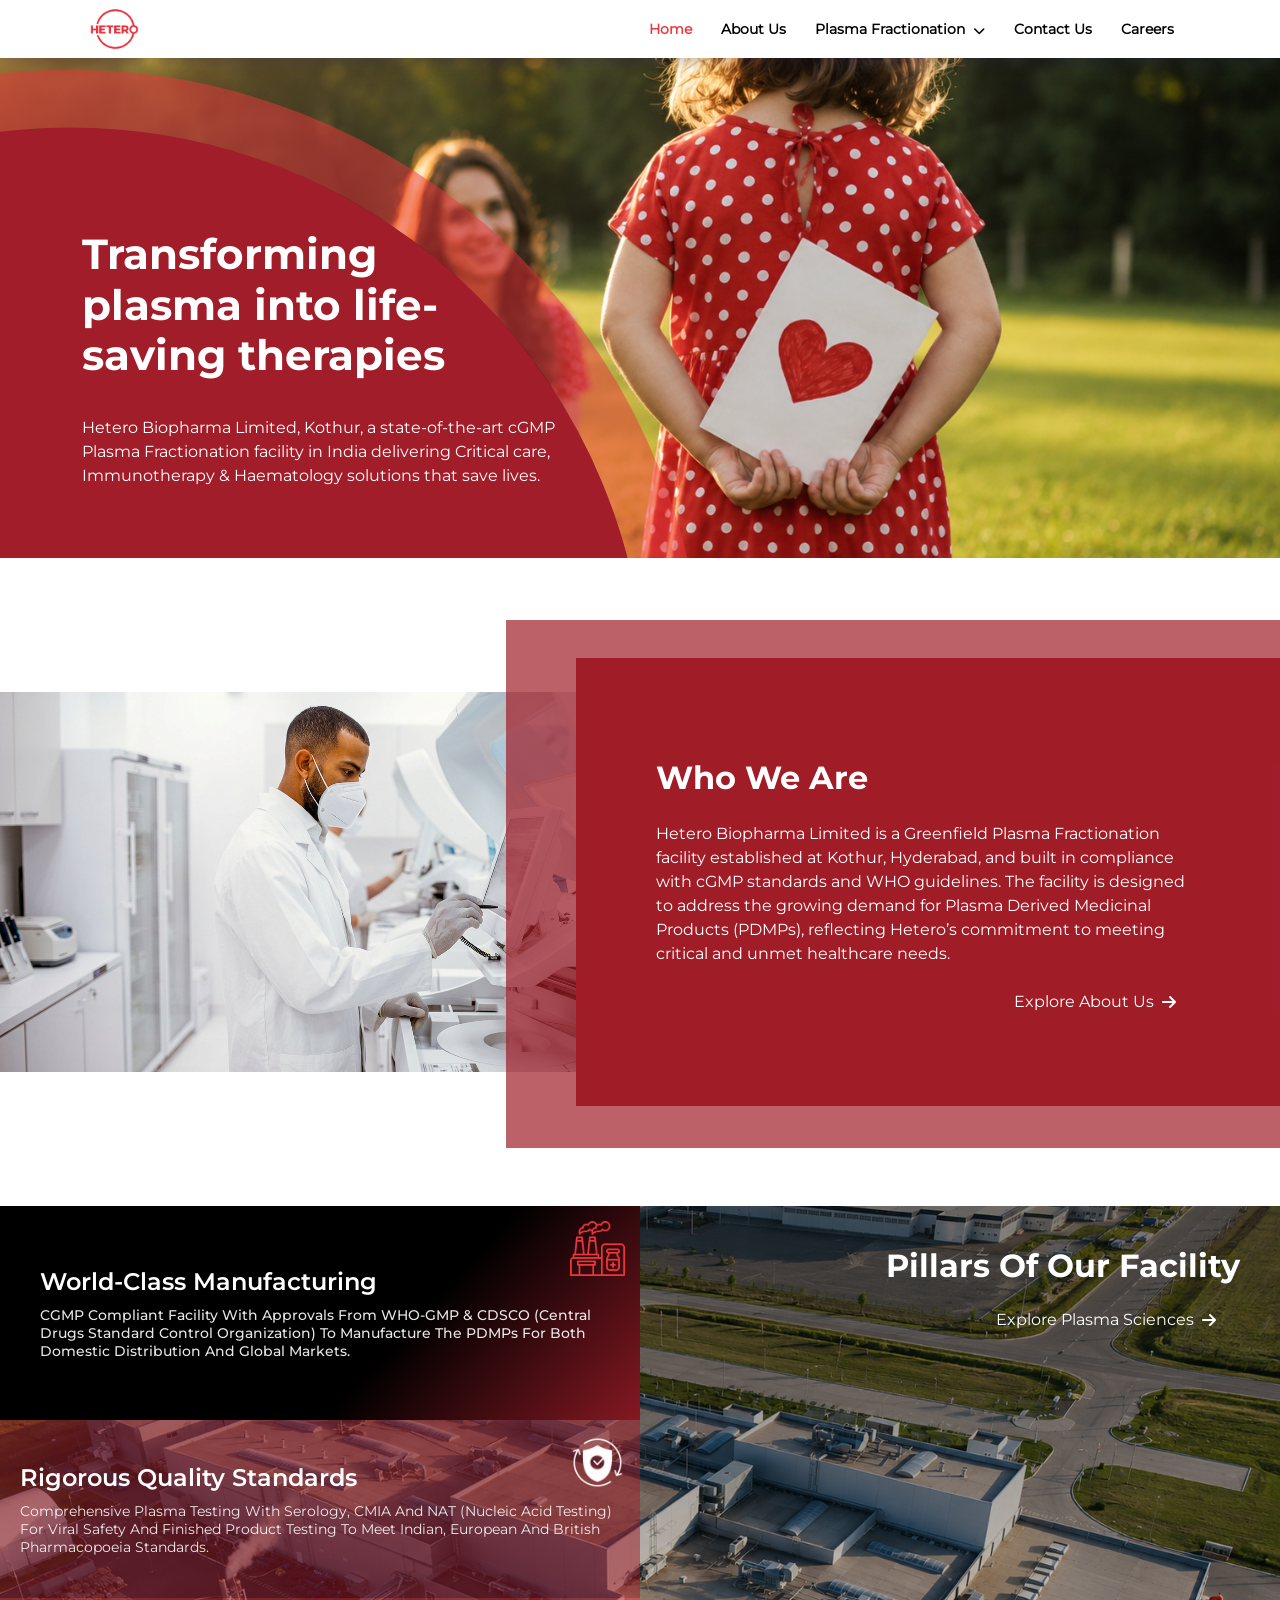
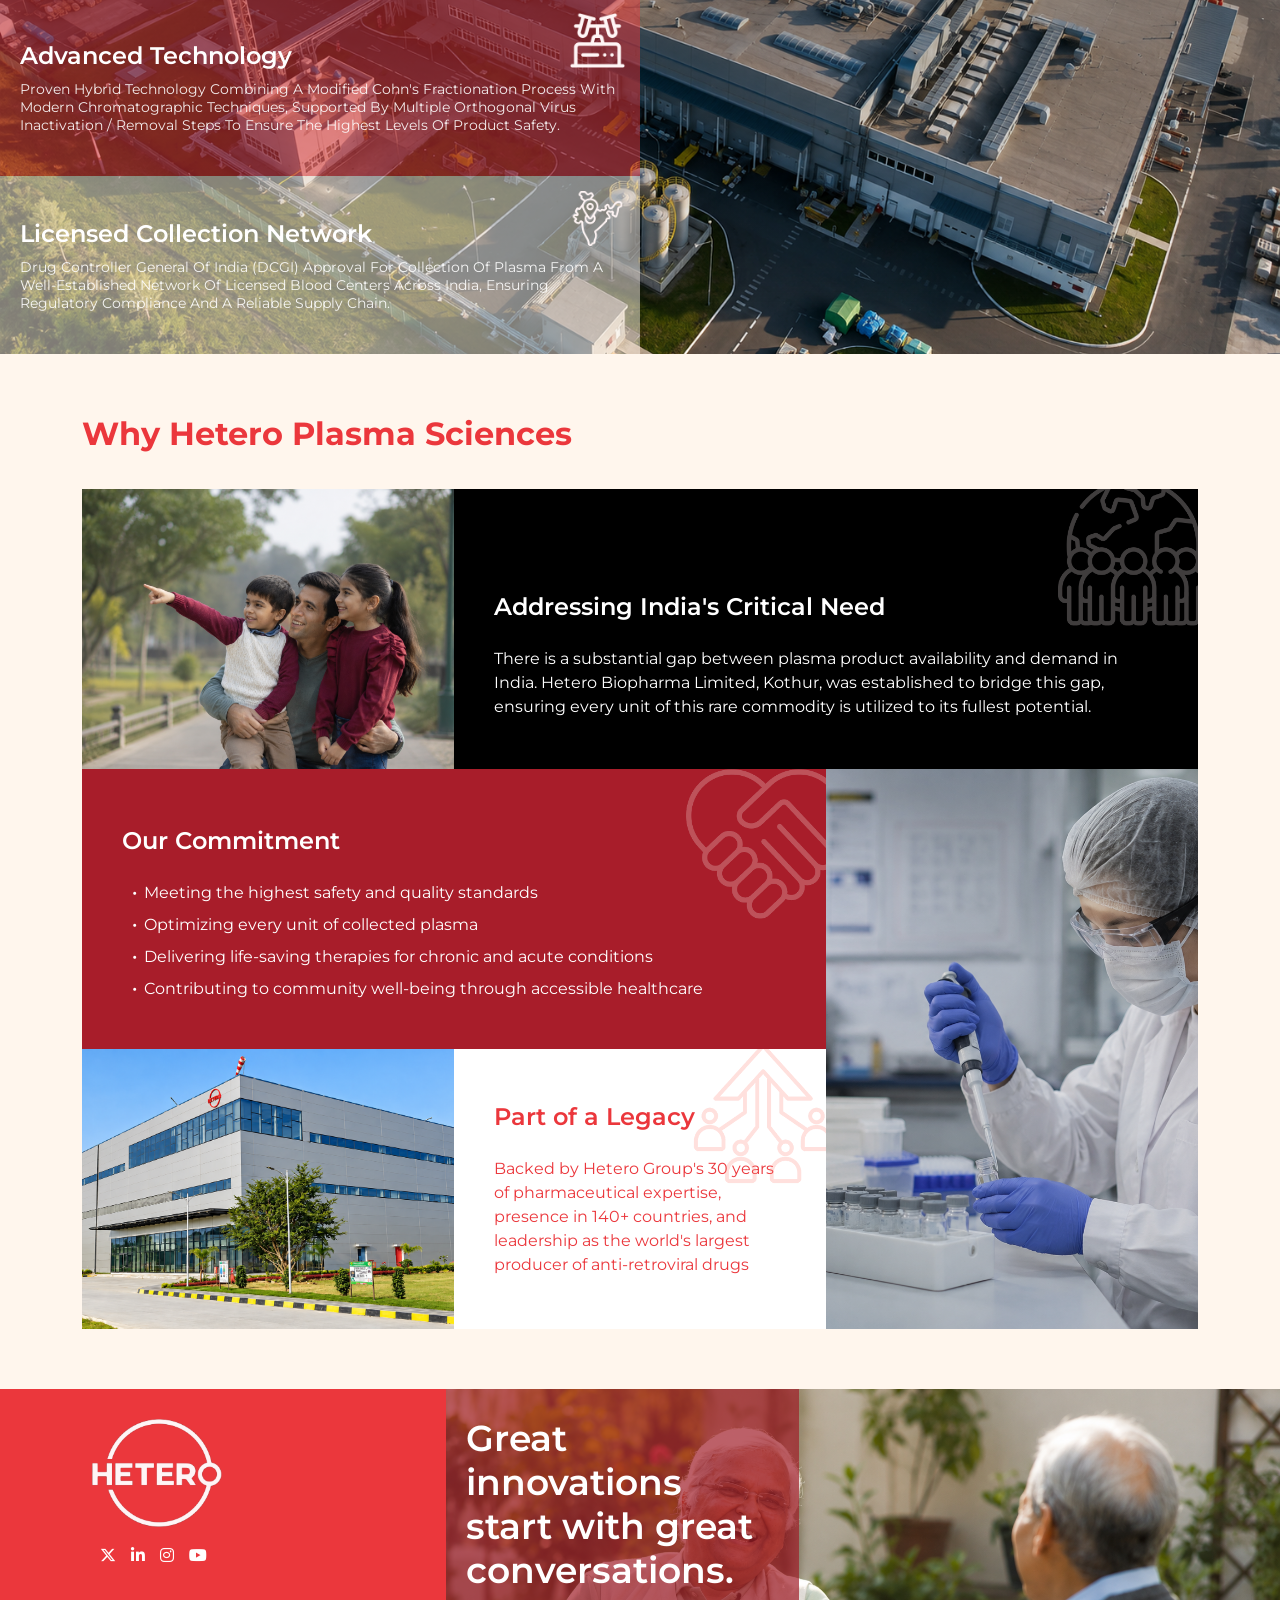
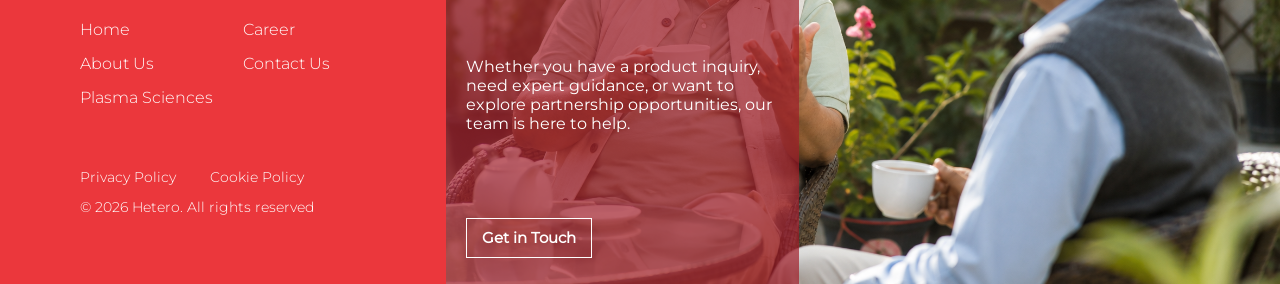
<file: index.html>
<!doctype html>
<html lang="en">

<head>
    <!-- Required meta tags -->
    <meta charset="utf-8">
    <meta name="viewport" content="width=device-width, initial-scale=1">
    <title>Home | Plasma Hetero
    </title>
    <meta name="description"
        content="Hetero CDMO: 30+ years of pharmaceutical excellence with 38 state-of-the-art facilities serving 145+ countries. Integrated CDMO services from discovery to commercialization with 25,000+ employees worldwide.">
    <meta name="keywords"
        content="CDMO, contract development manufacturing, pharmaceutical services, drug development, API manufacturing, hetero labs, pharmaceutical outsourcing, clinical trials, commercial manufacturing, global pharma">

    <!-- FavIcon -->
    <link rel="Icon" href="images/LOGO.svg">
    <!-- Bootstrap CSS -->
    <link href="https://cdn.jsdelivr.net/npm/bootstrap@5.0.2/dist/css/bootstrap.min.css" rel="stylesheet"
        integrity="sha384-EVSTQN3/azprG1Anm3QDgpJLIm9Nao0Yz1ztcQTwFspd3yD65VohhpuuCOmLASjC" crossorigin="anonymous">
    <!-- Font Awesome CDN -->
    <link href="https://cdnjs.cloudflare.com/ajax/libs/font-awesome/6.5.0/css/all.min.css" rel="stylesheet">



    <!-- Styling -->
    <link rel="stylesheet" href="css/styles.css">
    <link rel="stylesheet" href="css/responsive.css">
    <style>
        .error {
            color: red;
            font-size: 13px;
            text-wrap: nowrap;
        }
    </style>
</head>

<body>
    <div class="main">
        <div class="header" id="header">
            <nav class="navbar navbar-expand-lg custom-navbar">
                <div class="container">
                    <div class="row w-100 align-items-center">

                        <!-- Logo -->
                        <div class="col-sm-2 col-3">
                            <a class="navbar-brand" href="index.html">
                                <img src="images/hetero-logos.png" alt="Hetero Logo" class="logo">
                            </a>
                        </div>
                        <!-- Menu -->
                        <div class="col-9 d-block d-xl-none">
                            <div class="d-flex justify-content-end">
                                <button class="mobile-menu-toggle" id="mobileMenuToggle">
                                    <span></span>
                                    <span></span>
                                    <span></span>
                                </button>
                            </div>
                        </div>
                        <div class="col-sm-10">
                            <div class="menu text-end">
                                <ul>
                                    <li><a href="index.html" class="active">Home</a></li>
                                    <li><a href="about.html">About Us</a></li>
                                    <li>
                                        <a href="#">
                                            Plasma Fractionation
                                            <i class="fas fa-chevron-down"></i>
                                        </a>
                                        <ul class="smlmenu">

                                            <li><a href="plasma.html">Manufacturing Process</a></li>
                                            <li><a href="products.html">Our Products</a></li>
                                        </ul>
                                    </li>
                                    <li><a href="contact.html">Contact Us</a></li>
                                    <li><a href="career.html">Careers</a></li>
                                </ul>
                            </div>
                        </div>

                    </div>
                </div>
            </nav>

        </div>

        <!-- Mobile Side Navigation -->
        <div class="mobile-sidenav" id="mobileSidenav">
            <div class="sidenav-content">
                <div class="sidenav-header">
                    <button class="close-btn" id="closeSidenav">&times;</button>
                </div>

                <ul class="mobile-menu">
                    <li><a href="index.html" class="active">Home</a></li>
                    <li><a href="about.html">About Us</a></li>
                    <li class="mobile-dropdown">
                        <a href="#" class="mobile-dropdown-toggle">Plasma Fractionation <i
                                class="fas fa-chevron-down arrow"></i></a>
                        <div class="mobile-submenu">

                            <a href="plasma.html">Manufacturing Process</a>
                            <a href="products.html">Our Products</a>
                        </div>
                    </li>
                    <li><a href="contact.html">Contact Us</a></li>
                    <li><a href="career.html">Careers</a></li>
                </ul>
            </div>
        </div>

        <!-- Overlay for mobile menu -->
        <div class="mobile-overlay" id="mobileOverlay"></div>


        <!-- Banner -->

        <div class="banner" style="background-image: url(images/innerbanner/banner-home.png);">
            <!-- Large Curved Circle Overlay (Left) -->
            <div class="circle-overlay-large">
                <img src="images/bannerbg.svg" alt="">
            </div>

            <div class="container">
                <div class="row">
                    <div class="col-lg-6 col-sm-12 col-12">
                        <div class="bannertext">
                            <h2>Transforming <br> plasma into life- <br>saving therapies</h2>
                            <p>Hetero Biopharma Limited, Kothur, a state-of-the-art cGMP <br> Plasma Fractionation
                                facility in
                                India
                                delivering Critical care,<br> Immunotherapy & Haematology solutions that save lives.</p>
                        </div>
                    </div>
                </div>
            </div>
        </div>

        <section class="main-collection">
            <div class="container-fluid">
                <div class="main-row">
                    <!-- left IMAGE -->
                    <div class="main-right">
                        <img src="images/whoweare.png" alt="Who we are">
                    </div>
                    <!-- right CONTENT -->
                    <div class="main-left">
                        <div class="main-left-content">
                            <h2 class="section-title">Who We Are</h2>

                            <p>
                                Hetero Biopharma Limited is a Greenfield Plasma Fractionation facility established at
                                Kothur,
                                Hyderabad, and built in compliance with cGMP standards and WHO guidelines. The facility
                                is
                                designed to address the growing demand for Plasma Derived Medicinal Products (PDMPs),
                                reflecting Hetero’s commitment to meeting critical and unmet healthcare needs.
                            </p>
                            <div class="about-btn">
                                <a href="about.html" class="explore-btn">Explore About Us <i
                                        class="fa-solid fa-arrow-right"></i></a>
                            </div>
                        </div>
                    </div>
                </div>
            </div>
        </section>

        <div class="pillar-section">
            <!-- Left Side - Cards -->
            <div class="cards-container">
                <div class="pillar-card card-manufacturing" data-bg="manufacturing">
                    <div class="card-icon">
                        <img src="images/factory.svg" alt="" class="icon-default">
                        <img src="images/red-factory.png" alt="" class="icon-hover">
                    </div>
                    <div class="card-content">

                        <div class="card-text">
                            <h3>World-Class Manufacturing</h3>
                            <p style="text-transform: capitalize;">cGMP Compliant Facility with approvals from WHO-GMP &
                                CDSCO (Central Drugs Standard Control Organization) to manufacture the PDMPs for both
                                Domestic Distribution and global markets.
                            </p>
                        </div>
                    </div>
                </div>

                <div class="pillar-card card-quality" data-bg="quality">
                    <div class="card-content">
                        <div class="card-icon">
                            <img src="images/regulatory.svg" alt="">
                        </div>
                        <div class="card-text">
                            <h3>Rigorous Quality Standards</h3>
                            <p style="text-transform: capitalize;">Comprehensive Plasma testing with Serology, CMIA and
                                NAT (Nucleic Acid Testing) for Viral
                                Safety and Finished Product testing to meet Indian, European and British pharmacopoeia
                                standards.</p>
                        </div>
                    </div>
                </div>

                <div class="pillar-card card-technology" data-bg="technology">
                    <div class="card-content">
                        <div class="card-icon">
                            <img src="images/centrifuge.svg" alt="">
                        </div>
                        <div class="card-text">
                            <h3>Advanced Technology</h3>
                            <p style="text-transform: capitalize;">Proven Hybrid Technology Combining A Modified Cohn's
                                Fractionation Process With Modern
                                Chromatographic Techniques, Supported By Multiple Orthogonal Virus Inactivation /
                                Removal
                                Steps To Ensure The Highest Levels Of Product Safety.</p>
                        </div>
                    </div>
                </div>

                <div class="pillar-card card-network" data-bg="network">
                    <div class="card-content">
                        <div class="card-icon">
                            <img src="images/india.svg" alt="" class="icon-default">
                            <img src="images/reed-india.png" alt="" class="icon-hover">
                        </div>
                        <div class="card-text">
                            <h3>Licensed Collection Network</h3>
                            <p style="text-transform: capitalize;">Drug Controller General Of India (DCGI) Approval For
                                Collection Of Plasma From A
                                Well-Established Network Of Licensed Blood Centers Across India, Ensuring Regulatory
                                Compliance And A Reliable Supply Chain.</p>
                        </div>
                    </div>
                </div>
            </div>

            <!-- Right Side - Background Images -->
            <div class="image-container">
                <div class="background-image bg-manufacturing active" data-bg="manufacturing"></div>
                <div class="background-image bg-quality" data-bg="quality"></div>
                <div class="background-image bg-technology" data-bg="technology"></div>
                <div class="background-image bg-network" data-bg="network"></div>

                <div class="image-overlay">
                    <div class="facility-header">
                        <h2>Pillars Of Our Facility</h2>
                        <a href="plasma.html" class="explore-btn">Explore Plasma Sciences <i
                                class="fa-solid fa-arrow-right"></i></a>
                    </div>


                </div>
                <!-- Mobile Navigation Dots -->
                <div class="mobile-dots">
                    <span class="dot active" data-index="0"></span>
                    <span class="dot" data-index="1"></span>
                    <span class="dot" data-index="2"></span>
                    <span class="dot" data-index="3"></span>
                </div>
            </div>
        </div>
        <section class="section section-soft" style="padding-bottom: 20px;">
            <div class="container">

                <h2 class="title-accent">Why Hetero Plasma Sciences</h2>

                <!-- ROW 1 -->
                <div class="row g-0">
                    <div class="col-lg-4 col-md-12">
                        <div class=" plasma-image1">
                            <img src="images/addess-1.png" alt="">
                        </div>
                    </div>

                    <div class="col-lg-8 col-md-12">
                        <div class="plasma-box1 plasma-dark1">
                            <div class="plamaicon1">
                                <img src="images/index-1.png" alt="">
                            </div>
                            <div class="plasma-content1">
                                <h3 class="plasma-title1">Addressing India's Critical Need</h3>
                                <p class="plasma-text1">
                                    There is a substantial gap between plasma product availability and demand in India.
                                    Hetero Biopharma Limited, Kothur, was established to bridge this gap, ensuring every
                                    unit of
                                    this rare commodity is utilized to its fullest potential.
                                </p>

                            </div>
                        </div>
                    </div>
                </div>

                <!-- ROW 2 -->
                <div class="row g-0">
                    <div class="col-lg-8 col-md-12 order-lg-1 order-2">
                        <!-- Red Box with nested row inside -->
                        <div class="plasma-box1 plasma-accent1">
                            <div class="plamaicon1">
                                <img src="images/index-2.png" alt="">
                            </div>
                            <div class="plasma-content1">
                                <h3 class="plasma-title1">Our Commitment</h3>
                                <ul class="plasma-list-white">
                                    <li>Meeting the highest safety and quality standards</li>
                                    <li>Optimizing every unit of collected plasma</li>
                                    <li>Delivering life-saving therapies for chronic and acute conditions</li>
                                    <li>Contributing to community well-being through accessible healthcare</li>
                                </ul>
                            </div>
                        </div>

                        <!-- Nested Row for bottom 2 boxes -->
                        <div class="row g-0">
                            <div class="col-lg-6 col-md-12">
                                <div class="plasma-image-light1">
                                    <img src="images/Plantjp1.png" alt="">
                                </div>
                            </div>

                            <div class="col-lg-6 col-md-12">
                                <div class="plasma-box1 plasma-light1">
                                    <div class="plamaicon1">
                                        <img src="images/imdex-3.png" alt="">
                                    </div>
                                    <h3 class="plasma-title1">Part of a Legacy</h3>
                                    <p class="plasma-subtitle1">Backed by Hetero Group's 30 years of pharmaceutical
                                        expertise, presence in 140+ countries, and leadership as the world's largest
                                        producer of anti-retroviral drugs</p>

                                </div>
                            </div>
                        </div>
                    </div>

                    <div class="col-lg-4 col-md-12 order-lg-2 order-1">
                        <div class="plasma-image1 plasma-image-full-height1">
                            <img src="images/our-commit-1.png" alt="">
                        </div>
                    </div>
                </div>

            </div>
        </section>




        <footer class="footer">
            <div class="container-fluid">
                <div class="footer-row">

                    <!-- LEFT : BRAND -->
                    <div class="footer-brand order-lg-1 order-2">
                        <div class="footer-box">
                            <img src="images/footer-logo.png" alt="Hetero" class="footer-logo" width="130" height="auto">
                            <ul class="footer-social">
                                <li><a href="https://x.com/heteroofficial" target="_blank"><i
                                            class="fa-brands fa-x-twitter"></i></a></li>
                                <li><a href="https://www.linkedin.com/company/hetero/" target="_blank"><i
                                            class="fa-brands fa-linkedin-in"></i></a></li>
                                <li><a href="https://www.instagram.com/hetero_pharma/" target="_blank"><i
                                            class="fa-brands fa-instagram"></i></a></li>
                                <li><a href="https://www.youtube.com/channel/UCTvsR0a-IavUR-biF5Lx3kg"
                                        target="_blank"><i class="fa-brands fa-youtube"></i></a></li>
                            </ul>

                        </div>
                        <div class="footer-box">
                            <ul class="footer-menu footer-menu-2col">
                                <li><a href="index.html">Home</a></li>
                                <li><a href="about.html">About Us</a></li>

                                <li><a href="career.html">Career</a></li>
                                <li><a href="contact.html">Contact Us</a></li>
                                <li><a href="plasma.html">Plasma Sciences</a></li>
                            </ul>

                            <div class="footer-legal">
                                <a href="privacy.html" target="_blank">Privacy Policy</a>
                                <a href="cookie.html" target="_blank">Cookie Policy</a>
                                <p>© 2026 Hetero. All rights reserved</p>
                            </div>
                        </div>
                    </div>

                    <div class="right-col order-lg-2 order-1">
                        <div class="footer-img">
                            <img src="images/footer-img.png" alt="">
                        </div>

                        <!-- CENTER : CTA -->
                        <div class="footer-box-right">
                            <h3 class="footer-title">
                                Great innovations<br>
                                start with great<br>
                                conversations.
                            </h3>

                            <p class="footer-text">
                                Whether you have a product inquiry, need expert guidance,
                                or want to explore partnership opportunities, our team is here to help.
                            </p>

                            <a href="contact.html" class="btn-footer">Get in Touch</a>
                        </div>
                    </div>



                </div>
            </div>
        </footer>
    </div>


    <!-- JS Scripts at the end for better performance -->
    <script src="https://ajax.googleapis.com/ajax/libs/jquery/3.5.1/jquery.min.js"></script>

    <!-- Bootstrap Bundle with Popper -->
    <script src="https://cdn.jsdelivr.net/npm/bootstrap@5.3.3/dist/js/bootstrap.bundle.min.js"></script>

    <script src="js/script.js"></script>

</body>

</html>
</file>
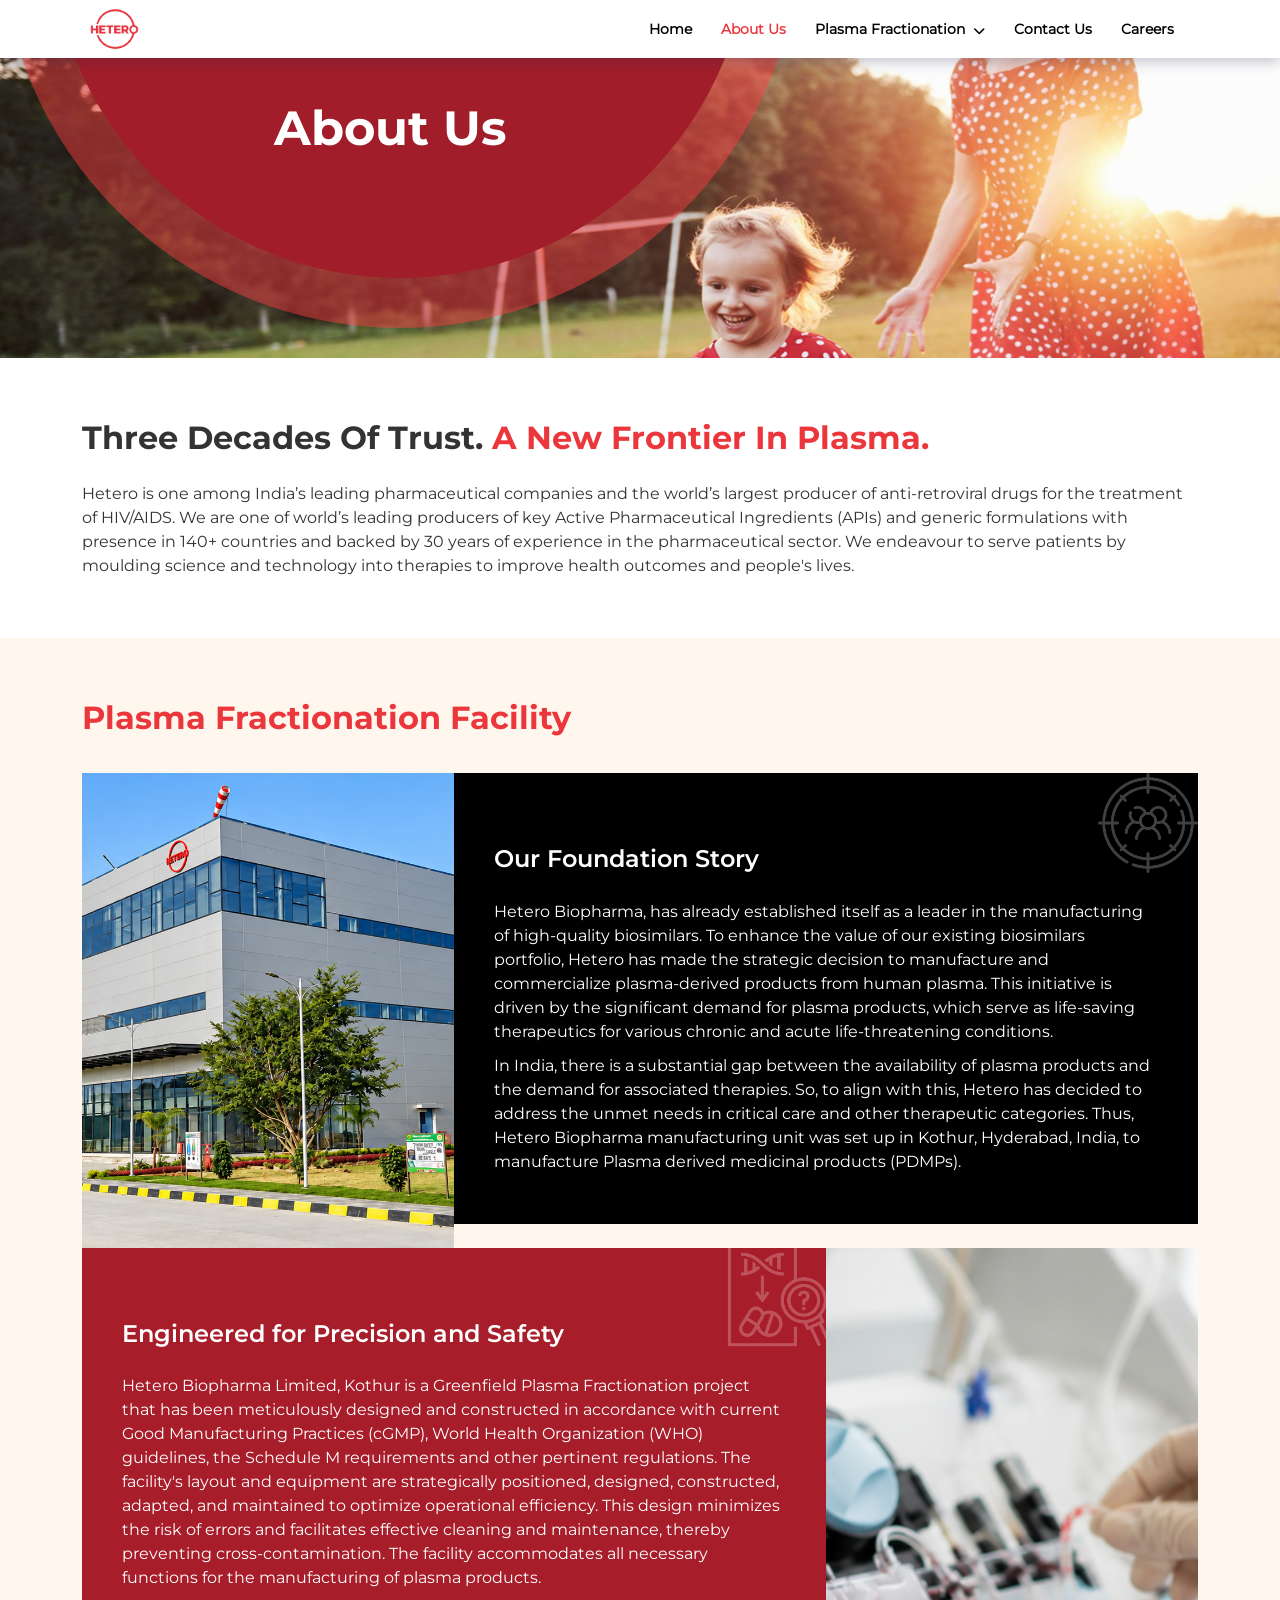
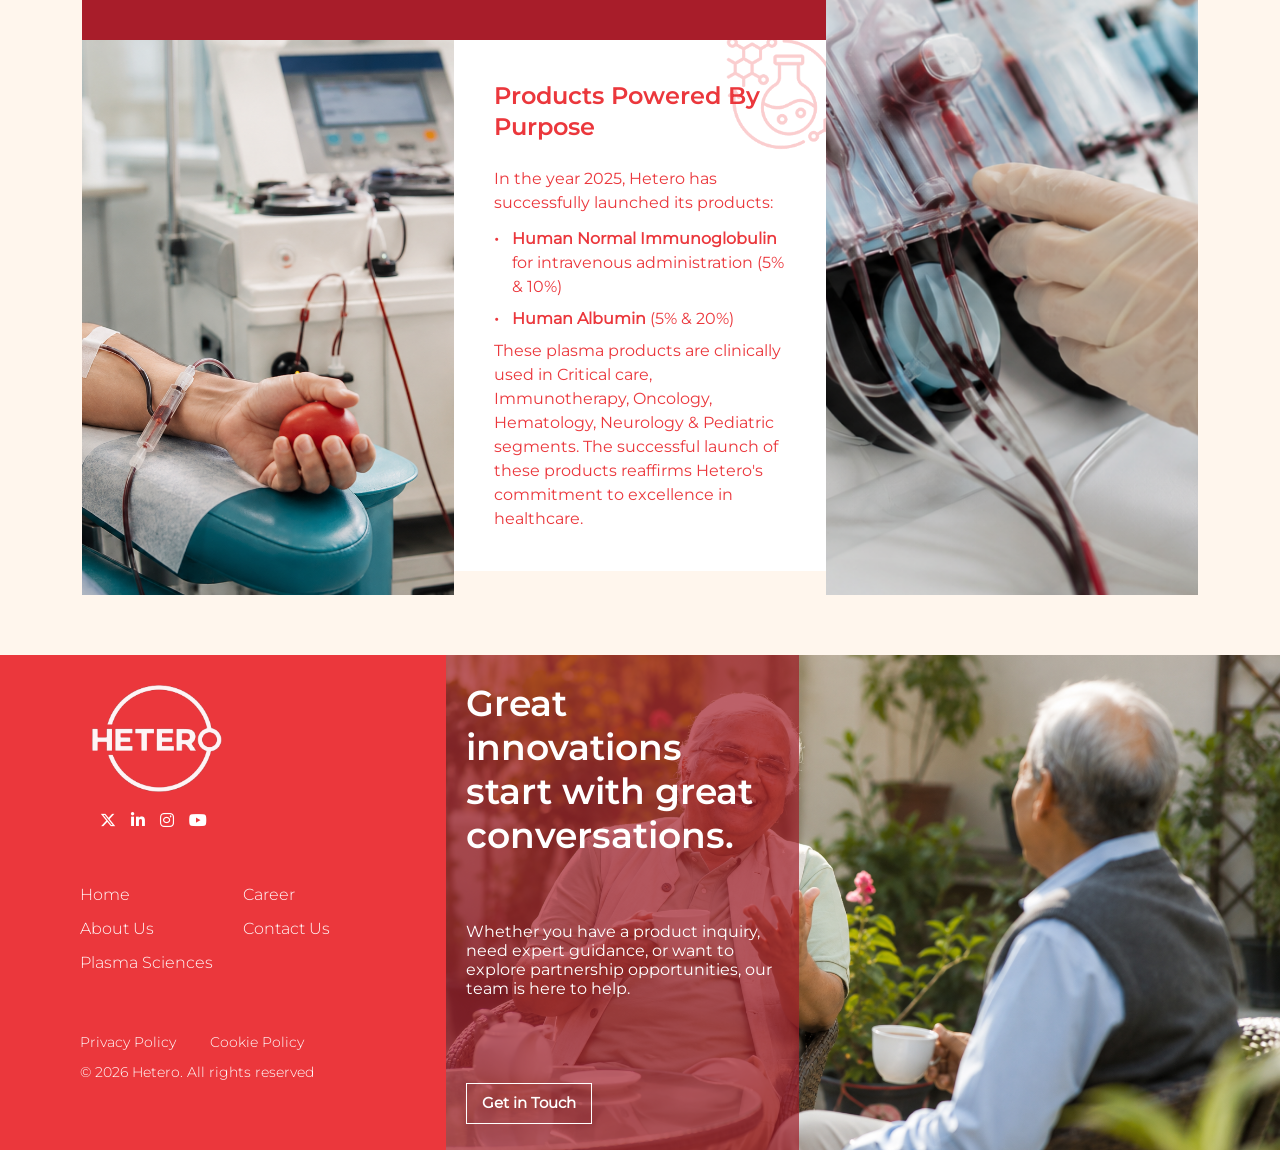
<file: about.html>
<!doctype html>
<html lang="en">

<head>
    <!-- Required meta tags -->
    <meta charset="utf-8">
    <meta name="viewport" content="width=device-width, initial-scale=1">
    <title>About Us | Plasma Hetero
    </title>
    <meta name="description"
        content="Hetero CDMO: 30+ years of pharmaceutical excellence with 38 state-of-the-art facilities serving 145+ countries. Integrated CDMO services from discovery to commercialization with 25,000+ employees worldwide.">
    <meta name="keywords"
        content="CDMO, contract development manufacturing, pharmaceutical services, drug development, API manufacturing, hetero labs, pharmaceutical outsourcing, clinical trials, commercial manufacturing, global pharma">

    <!-- FavIcon -->
    <link rel="Icon" href="images/LOGO.svg">
    <!-- Bootstrap CSS -->
    <link href="https://cdn.jsdelivr.net/npm/bootstrap@5.0.2/dist/css/bootstrap.min.css" rel="stylesheet"
        integrity="sha384-EVSTQN3/azprG1Anm3QDgpJLIm9Nao0Yz1ztcQTwFspd3yD65VohhpuuCOmLASjC" crossorigin="anonymous">
    <!-- Font Awesome CDN -->
    <link href="https://cdnjs.cloudflare.com/ajax/libs/font-awesome/6.5.0/css/all.min.css" rel="stylesheet">



    <!-- Styling -->
    <link rel="stylesheet" href="css/styles.css">
    <link rel="stylesheet" href="css/responsive.css">

</head>

<body>
    <div class="main">
        <div class="header" id="header">
            <nav class="navbar navbar-expand-lg custom-navbar">
                <div class="container">
                    <div class="row w-100 align-items-center">

                        <!-- Logo -->
                        <div class="col-sm-2 col-3">
                            <a class="navbar-brand" href="index.html">
                                <img src="images/hetero-logos.png" alt="Hetero Logo" class="logo">
                            </a>
                        </div>
                        <!-- Menu -->
                        <div class="col-9 d-block d-xl-none">
                            <div class="d-flex justify-content-end">
                                <button class="mobile-menu-toggle" id="mobileMenuToggle">
                                    <span></span>
                                    <span></span>
                                    <span></span>
                                </button>
                            </div>
                        </div>
                        <div class="col-sm-10">
                            <div class="menu text-end">
                                <ul>
                                    <li><a href="index.html">Home</a></li>
                                    <li><a href="about.html" class="active">About Us</a></li>
                                    <li>
                                        <a href="#">
                                            Plasma Fractionation
                                            <i class="fas fa-chevron-down"></i>
                                        </a>
                                        <ul class="smlmenu">

                                            <li><a href="plasma.html">Manufacturing Process</a></li>
                                            <li><a href="products.html">Our Products</a></li>
                                        </ul>
                                    </li>
                                    <li><a href="contact.html">Contact Us</a></li>
                                    <li><a href="career.html">Careers</a></li>
                                </ul>
                            </div>
                        </div>

                    </div>
                </div>
            </nav>

        </div>

        <!-- Mobile Side Navigation -->
        <div class="mobile-sidenav" id="mobileSidenav">
            <div class="sidenav-content">
                <div class="sidenav-header">
                    <button class="close-btn" id="closeSidenav">&times;</button>
                </div>

                <ul class="mobile-menu">
                    <li><a href="index.html">Home</a></li>
                    <li><a href="about.html" class="active">About Us</a></li>
                    <li class="mobile-dropdown">
                        <a href="#" class="mobile-dropdown-toggle">Plasma Fractionation <i
                                class="fas fa-chevron-down arrow"></i></a>
                        <div class="mobile-submenu">

                            <a href="plasma.html">Manufacturing Process</a>
                            <a href="products.html">Our Products</a>
                        </div>
                    </li>
                    <li><a href="contact.html">Contact Us</a></li>
                    <li><a href="career.html">Careers</a></li>
                </ul>
            </div>
        </div>

        <!-- Overlay for mobile menu -->
        <div class="mobile-overlay" id="mobileOverlay"></div>


        <!-- Banner -->

        <div class="innerbanner" style="background-image: url(images/innerbanner/aboutus.png);">
            <!-- Large Curved Circle Overlay (Left) -->
            <div class="circle-overlay-large"></div>

            <!-- Small Decorative Circle (Right) -->
            <div class="circle-design-right">
                <div class="circle-inner"></div>
            </div>

            <div class="container">
                <div class="row">
                    <div class="col-lg-6 col-sm-12 col-12">
                        <h2>About Us</h2>
                    </div>
                </div>
            </div>
        </div>



        <section class="section section-light">
            <div class="container">
                <div class="content-wrap">
                    <h2 class="section-title">
                        <span class="title-dark">Three Decades Of Trust.</span>
                        <span class="title-accent">A New Frontier In Plasma.</span>
                    </h2>

                    <p class="section-desc">
                        Hetero is one among India’s leading pharmaceutical companies and the world’s
                        largest producer of anti-retroviral drugs for the treatment of HIV/AIDS.
                        We are one of world’s leading producers of key Active Pharmaceutical
                        Ingredients (APIs) and generic formulations with presence in 140+ countries
                        and backed by 30 years of experience in the pharmaceutical sector.
                        We endeavour to serve patients by moulding science and technology into
                        therapies to improve health outcomes and people's lives.
                    </p>
                </div>
            </div>
        </section>

        <section class="section section-soft">
            <div class="container">

                <h2 class="title-accent">Plasma Fractionation Facility</h2>

                <!-- ROW 1 -->
                <div class="row g-0">
                    <div class="col-lg-4 col-md-12">
                        <div class=" plasma-image">
                            <img src="images/Plantjp1.png" alt="">
                        </div>
                    </div>

                    <div class="col-lg-8 col-md-12">
                        <div class="plasma-box plasma-dark">
                            <div class="plamaicon">
                                <img src="images/epidemiology.png" alt="">
                            </div>
                            <div class="plasma-content">
                                <h3 class="plasma-title">Our Foundation Story</h3>
                                <p class="plasma-text">
                                    Hetero Biopharma, has
                                    already established itself as a leader in the manufacturing of high-quality
                                    biosimilars. To enhance the value of our existing biosimilars portfolio, Hetero has
                                    made the strategic decision to manufacture and commercialize plasma-derived products
                                    from human plasma. This initiative is driven by the significant demand for plasma
                                    products, which serve as life-saving therapeutics for various chronic and acute
                                    life-threatening conditions.
                                </p>
                                <p class="plasma-text">In India, there is a substantial gap between the availability of
                                    plasma products and the demand for associated therapies. So, to align with this,
                                    Hetero has decided to address the unmet needs in critical care and other therapeutic
                                    categories. Thus, Hetero Biopharma manufacturing unit was set up in Kothur,
                                    Hyderabad, India, to manufacture Plasma derived medicinal products (PDMPs).  </p>
                            </div>
                        </div>
                    </div>
                </div>

                <!-- ROW 2 -->
                <div class="row g-0">
                    <div class="col-lg-8 col-md-12 order-lg-1 order-2">
                        <!-- Red Box with nested row inside -->
                        <div class="plasma-box plasma-accent">
                            <div class="plamaicon">
                                <img src="images/drug.png" alt="">
                            </div>
                            <div class="plasma-content">
                                <h3 class="plasma-title">Engineered for Precision and Safety</h3>
                                <p class="plasma-text">
                                    Hetero Biopharma Limited, Kothur is a Greenfield Plasma Fractionation project
                                    that has been meticulously designed and constructed in accordance with current Good
                                    Manufacturing Practices (cGMP), World Health Organization (WHO) guidelines, the
                                    Schedule M requirements and other pertinent regulations. The facility's layout and
                                    equipment are strategically positioned, designed, constructed, adapted, and
                                    maintained to optimize operational efficiency. This design minimizes the risk of
                                    errors and facilitates effective cleaning and maintenance, thereby preventing
                                    cross-contamination. The facility accommodates all necessary functions for the
                                    manufacturing of plasma products.
                                </p>
                            </div>
                        </div>

                        <!-- Nested Row for bottom 2 boxes -->
                        <div class="row g-0">
                            <div class="col-lg-6 col-md-12">
                                <div class="plasma-image-light">
                                    <img src="images/block-3.png" alt="">
                                </div>
                            </div>

                            <div class="col-lg-6 col-md-12">
                                <div class="plasma-box plasma-light">
                                    <div class="plamaicon">
                                        <img src="images/catalyst.png" alt="">
                                    </div>
                                    <h3 class="plasma-title">Products Powered By Purpose</h3>
                                    <p class="plasma-subtitle">In the year 2025, Hetero has successfully
                                        launched its products:</p>
                                    <ul class="plasma-list">
                                        <li><strong>Human Normal Immunoglobulin</strong> for intravenous administration
                                            (5% & 10%)</li>
                                        <li><strong>Human Albumin</strong> (5% & 20%)</li>
                                    </ul>
                                    <p class="plasma-text-small">
                                        These plasma products are clinically used in Critical care, Immunotherapy,
                                        Oncology, Hematology, Neurology & Pediatric segments. The successful launch of
                                        these products reaffirms Hetero's commitment to excellence in healthcare.
                                    </p>
                                </div>
                            </div>
                        </div>
                    </div>

                    <div class="col-lg-4 col-md-12 order-lg-2 order-1">
                        <div class="plasma-image plasma-image-full-height">
                            <img src="images/block-2.png" alt="">
                        </div>
                    </div>
                </div>

            </div>
        </section>

        <footer class="footer">
            <div class="container-fluid">
                <div class="footer-row">

                    <!-- LEFT : BRAND -->
                    <div class="footer-brand order-lg-1 order-2">
                        <div class="footer-box">
                            <img src="images/footer-logo.png" alt="Hetero" class="footer-logo" width="130" height="auto">
                            <ul class="footer-social">
                                <li><a href="https://x.com/heteroofficial" target="_blank"><i
                                            class="fa-brands fa-x-twitter"></i></a></li>
                                <li><a href="https://www.linkedin.com/company/hetero/" target="_blank"><i
                                            class="fa-brands fa-linkedin-in"></i></a></li>
                                <li><a href="https://www.instagram.com/hetero_pharma/" target="_blank"><i
                                            class="fa-brands fa-instagram"></i></a></li>
                                <li><a href="https://www.youtube.com/channel/UCTvsR0a-IavUR-biF5Lx3kg"
                                        target="_blank"><i class="fa-brands fa-youtube"></i></a></li>
                            </ul>

                        </div>
                        <div class="footer-box">
                            <ul class="footer-menu footer-menu-2col">
                                <li><a href="index.html">Home</a></li>
                                <li><a href="about.html">About Us</a></li>

                                <li><a href="career.html">Career</a></li>
                                <li><a href="contact.html">Contact Us</a></li>
                                <li><a href="plasma.html">Plasma Sciences</a></li>
                            </ul>

                            <div class="footer-legal">
                                <a href="privacy.html" target="_blank">Privacy Policy</a>
                                <a href="cookie.html" target="_blank">Cookie Policy</a>
                                <p>© 2026 Hetero. All rights reserved</p>
                            </div>
                        </div>
                    </div>

                    <div class="right-col order-lg-2 order-1">
                        <div class="footer-img">
                            <img src="images/footer-img.png" alt="">
                        </div>

                        <!-- CENTER : CTA -->
                        <div class="footer-box-right">
                            <h3 class="footer-title">
                                Great innovations<br>
                                start with great<br>
                                conversations.
                            </h3>

                            <p class="footer-text">
                                Whether you have a product inquiry, need expert guidance,
                                or want to explore partnership opportunities, our team is here to help.
                            </p>

                            <a href="contact.html" class="btn-footer">Get in Touch</a>
                        </div>
                    </div>



                </div>
            </div>
        </footer>
    </div>


    <!-- JS Scripts at the end for better performance -->
    <script src="https://ajax.googleapis.com/ajax/libs/jquery/3.5.1/jquery.min.js"></script>

    <!-- Bootstrap Bundle with Popper -->
    <script src="https://cdn.jsdelivr.net/npm/bootstrap@5.3.3/dist/js/bootstrap.bundle.min.js"></script>

    <script src="js/script.js"></script>
</body>

</html>
</file>
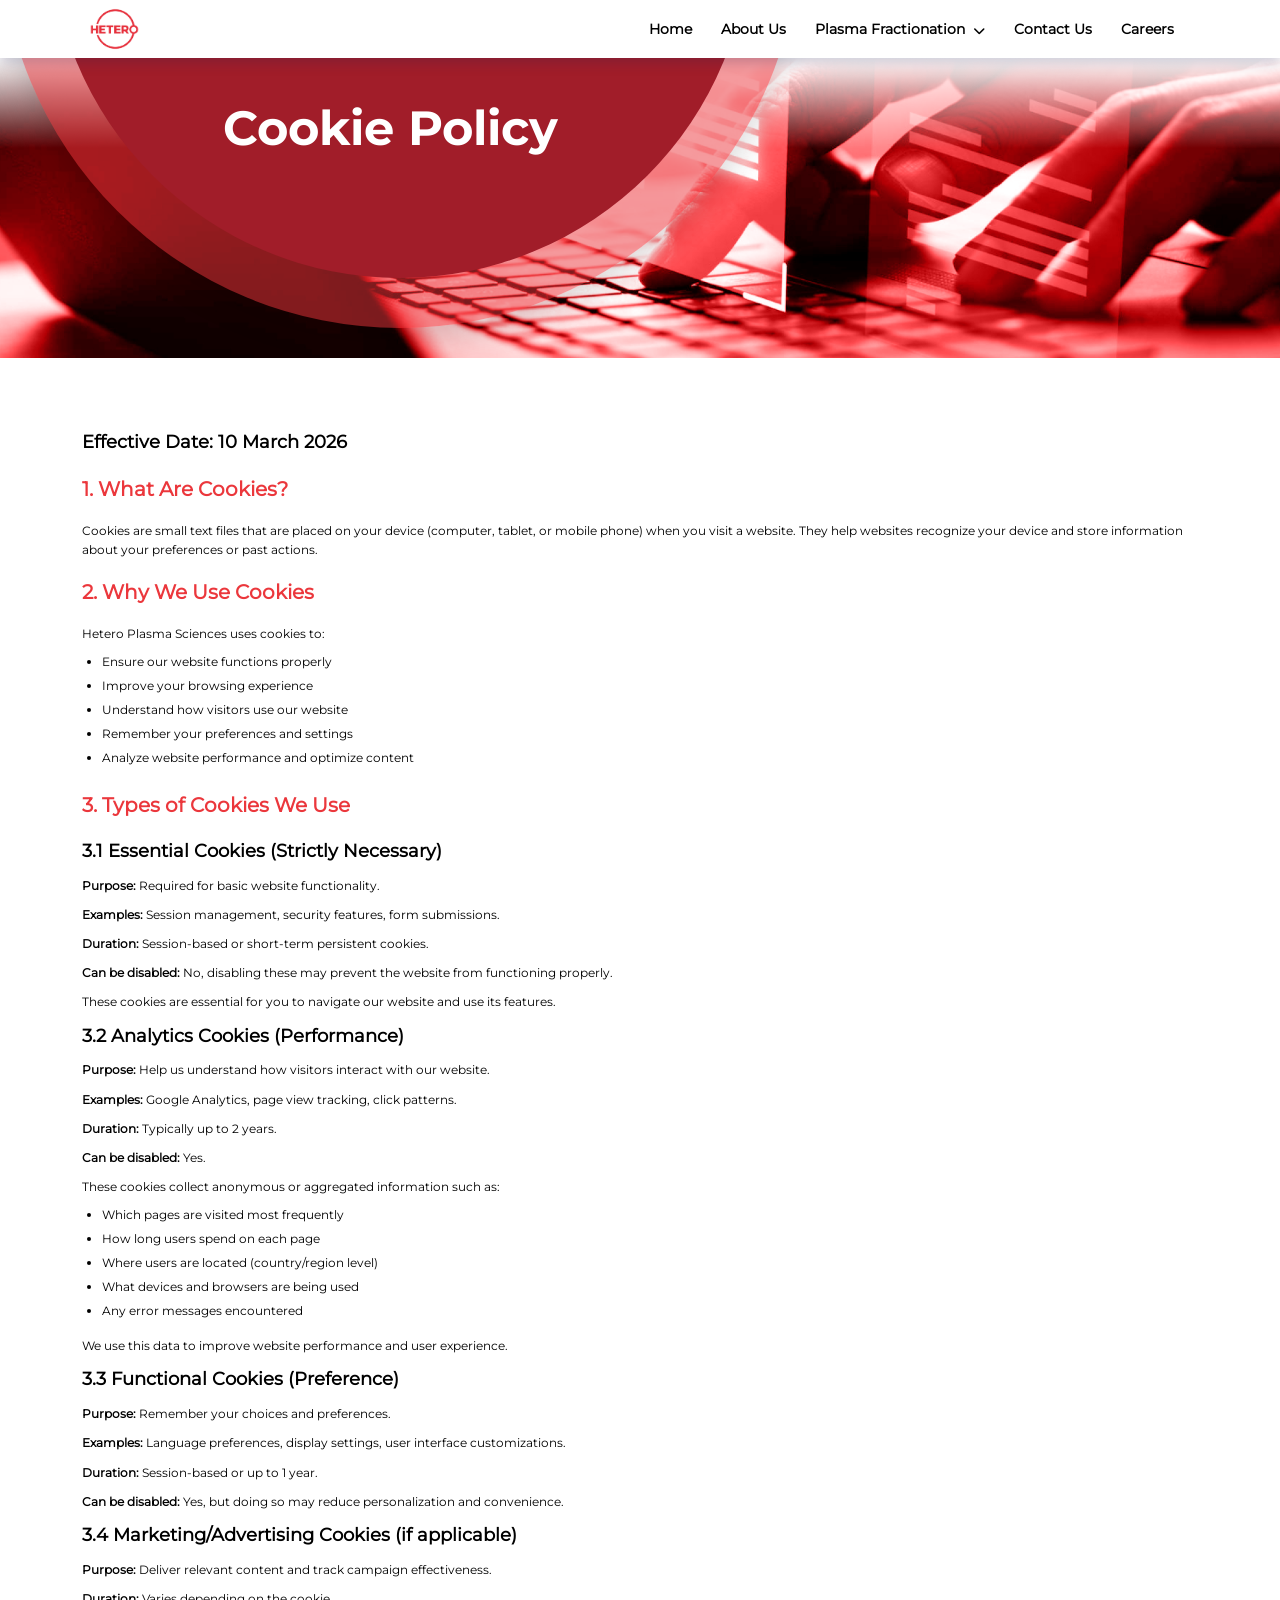
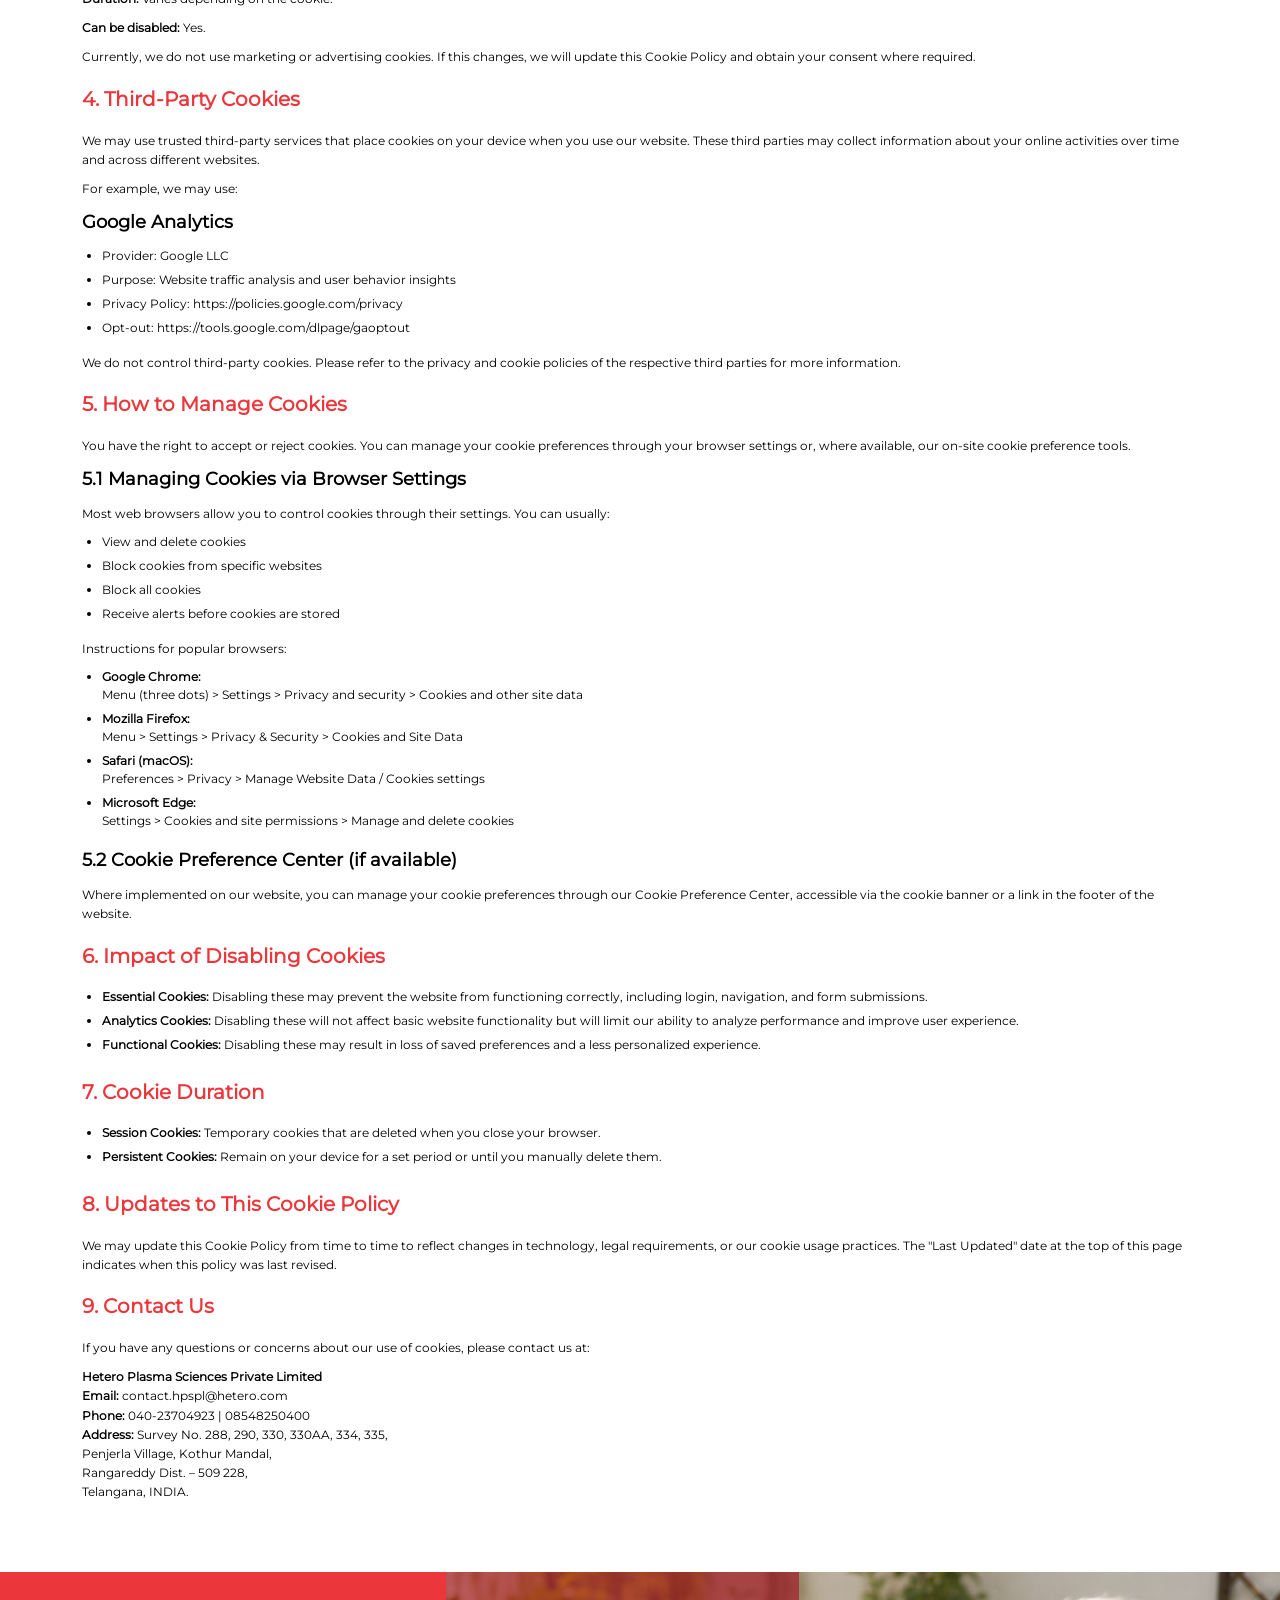
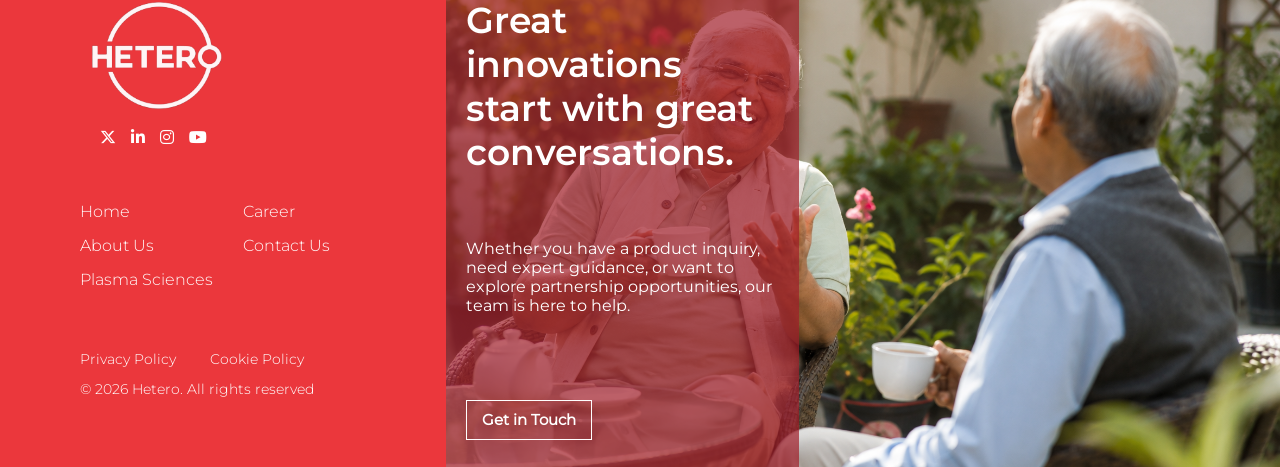
<file: cookie.html>
<!doctype html>
<html lang="en">

<head>
    <!-- Required meta tags -->
    <meta charset="utf-8">
    <meta name="viewport" content="width=device-width, initial-scale=1">
    <title>Cookie Policy | Plasma Hetero
    </title>
    <meta name="description"
        content="Hetero CDMO: 30+ years of pharmaceutical excellence with 38 state-of-the-art facilities serving 145+ countries. Integrated CDMO services from discovery to commercialization with 25,000+ employees worldwide.">
    <meta name="keywords"
        content="CDMO, contract development manufacturing, pharmaceutical services, drug development, API manufacturing, hetero labs, pharmaceutical outsourcing, clinical trials, commercial manufacturing, global pharma">

    <!-- FavIcon -->
    <link rel="Icon" href="images/LOGO.svg">
    <!-- Bootstrap CSS -->
    <link href="https://cdn.jsdelivr.net/npm/bootstrap@5.0.2/dist/css/bootstrap.min.css" rel="stylesheet"
        integrity="sha384-EVSTQN3/azprG1Anm3QDgpJLIm9Nao0Yz1ztcQTwFspd3yD65VohhpuuCOmLASjC" crossorigin="anonymous">
    <!-- Font Awesome CDN -->
    <link href="https://cdnjs.cloudflare.com/ajax/libs/font-awesome/6.5.0/css/all.min.css" rel="stylesheet">



    <!-- Styling -->
    <link rel="stylesheet" href="css/styles.css">
    <link rel="stylesheet" href="css/responsive.css">
    <style>
        .error {
            color: red;
            font-size: 13px;
            text-wrap: nowrap;
        }
    </style>
</head>

<body>
    <div class="main">
        <div class="header" id="header">
            <nav class="navbar navbar-expand-lg custom-navbar">
                <div class="container">
                    <div class="row w-100 align-items-center">

                        <!-- Logo -->
                        <div class="col-sm-2 col-3">
                            <a class="navbar-brand" href="index.html">
                                <img src="images/hetero-logos.png" alt="Hetero Logo" class="logo">
                            </a>
                        </div>
                        <!-- Menu -->
                        <div class="col-9 d-block d-xl-none">
                            <div class="d-flex justify-content-end">
                                <button class="mobile-menu-toggle" id="mobileMenuToggle">
                                    <span></span>
                                    <span></span>
                                    <span></span>
                                </button>
                            </div>
                        </div>
                        <div class="col-sm-10">
                            <div class="menu text-end">
                                <ul>
                                    <li><a href="index.html">Home</a></li>
                                    <li><a href="about.html">About Us</a></li>
                                    <li>
                                        <a href="#">
                                            Plasma Fractionation
                                            <i class="fas fa-chevron-down"></i>
                                        </a>
                                        <ul class="smlmenu">

                                            <li><a href="plasma.html">Manufacturing Process</a></li>
                                            <li><a href="products.html">Our Products</a></li>
                                        </ul>
                                    </li>
                                    <li><a href="contact.html">Contact Us</a></li>
                                    <li><a href="career.html">Careers</a></li>
                                </ul>
                            </div>
                        </div>

                    </div>
                </div>
            </nav>

        </div>

        <!-- Mobile Side Navigation -->
        <div class="mobile-sidenav" id="mobileSidenav">
            <div class="sidenav-content">
                <div class="sidenav-header">
                    <button class="close-btn" id="closeSidenav">&times;</button>
                </div>

                <ul class="mobile-menu">
                    <li><a href="index.html">Home</a></li>
                    <li><a href="about.html">About Us</a></li>
                    <li class="mobile-dropdown">
                        <a href="#" class="mobile-dropdown-toggle">Plasma Fractionation <i
                                class="fas fa-chevron-down arrow"></i></a>
                        <div class="mobile-submenu">

                            <a href="plasma.html">Manufacturing Process</a>
                            <a href="products.html">Our Products</a>
                        </div>
                    </li>
                    <li><a href="contact.html">Contact Us</a></li>
                    <li><a href="career.html">Careers</a></li>
                </ul>
            </div>
        </div>

        <!-- Overlay for mobile menu -->
        <div class="mobile-overlay" id="mobileOverlay"></div>

        <div class="empty-space" id="headerbg"></div>
        <div class="totaltxt">

            <div class="innerbanner" style="background-image: url(images/innerbanner/privacy.png);">
                <!-- Large Curved Circle Overlay (Left) -->
                <div class="circle-overlay-large"></div>

                <!-- Small Decorative Circle (Right) -->
                <div class="circle-design-right">
                    <div class="circle-inner"></div>
                </div>

                <div class="container">
                    <div class="row">
                        <div class="col-lg-6 col-sm-12 col-12">
                            <h2>Cookie Policy</h2>
                        </div>
                    </div>
                </div>
            </div>

            <section class="privacy">
                <div class="container">
                    <div class="row">
                        <div class="col-sm-12">
                            <div class="privacy-text">
                                <h5><b>Effective Date</b>: 10 March 2026</h5>
                                <!-- <h5><b>Last Updated</b>: [Insert Date]</h5> -->

                                <h4>1. What Are Cookies?</h4>
                                <p>Cookies are small text files that are placed on your device (computer, tablet, or
                                    mobile phone) when you visit a website. They help websites recognize your device
                                    and store information about your preferences or past actions.</p>

                                <h4>2. Why We Use Cookies</h4>
                                <p>Hetero Plasma Sciences uses cookies to:</p>
                                <ul>
                                    <li>Ensure our website functions properly</li>
                                    <li>Improve your browsing experience</li>
                                    <li>Understand how visitors use our website</li>
                                    <li>Remember your preferences and settings</li>
                                    <li>Analyze website performance and optimize content</li>
                                </ul>

                                <h4>3. Types of Cookies We Use</h4>

                                <h5>3.1 Essential Cookies (Strictly Necessary)</h5>
                                <p><strong>Purpose:</strong> Required for basic website functionality.</p>
                                <p><strong>Examples:</strong> Session management, security features, form submissions.
                                </p>
                                <p><strong>Duration:</strong> Session-based or short-term persistent cookies.</p>
                                <p><strong>Can be disabled:</strong> No, disabling these may prevent the website from
                                    functioning properly.</p>
                                <p>These cookies are essential for you to navigate our website and use its features.</p>

                                <h5>3.2 Analytics Cookies (Performance)</h5>
                                <p><strong>Purpose:</strong> Help us understand how visitors interact with our
                                    website.</p>
                                <p><strong>Examples:</strong> Google Analytics, page view tracking, click patterns.</p>
                                <p><strong>Duration:</strong> Typically up to 2 years.</p>
                                <p><strong>Can be disabled:</strong> Yes.</p>
                                <p>These cookies collect anonymous or aggregated information such as:</p>
                                <ul>
                                    <li>Which pages are visited most frequently</li>
                                    <li>How long users spend on each page</li>
                                    <li>Where users are located (country/region level)</li>
                                    <li>What devices and browsers are being used</li>
                                    <li>Any error messages encountered</li>
                                </ul>
                                <p>We use this data to improve website performance and user experience.</p>

                                <h5>3.3 Functional Cookies (Preference)</h5>
                                <p><strong>Purpose:</strong> Remember your choices and preferences.</p>
                                <p><strong>Examples:</strong> Language preferences, display settings, user interface
                                    customizations.</p>
                                <p><strong>Duration:</strong> Session-based or up to 1 year.</p>
                                <p><strong>Can be disabled:</strong> Yes, but doing so may reduce personalization and
                                    convenience.</p>

                                <h5>3.4 Marketing/Advertising Cookies (if applicable)</h5>
                                <p><strong>Purpose:</strong> Deliver relevant content and track campaign effectiveness.
                                </p>
                                <p><strong>Duration:</strong> Varies depending on the cookie.</p>
                                <p><strong>Can be disabled:</strong> Yes.</p>
                                <p>Currently, we do not use marketing or advertising cookies. If this changes, we will
                                    update this Cookie Policy and obtain your consent where required.</p>

                                <h4>4. Third-Party Cookies</h4>
                                <p>We may use trusted third-party services that place cookies on your device when you
                                    use our website. These third parties may collect information about your online
                                    activities over time and across different websites.</p>
                                <p>For example, we may use:</p>
                                <h5>Google Analytics</h5>
                                <ul>

                                    <li>Provider: Google LLC</li>
                                    <li>Purpose: Website traffic analysis and user behavior insights</li>
                                    <li>
                                        Privacy Policy:
                                        <a href="https://policies.google.com/privacy" target="_blank">
                                            https://policies.google.com/privacy
                                        </a>
                                    </li>
                                    <li>
                                        Opt-out:
                                        <a href="https://tools.google.com/dlpage/gaoptout" target="_blank">
                                            https://tools.google.com/dlpage/gaoptout
                                        </a>
                                    </li>
                                </ul>
                                <p>We do not control third-party cookies. Please refer to the privacy and cookie
                                    policies of the respective third parties for more information.</p>

                                <h4>5. How to Manage Cookies</h4>
                                <p>You have the right to accept or reject cookies. You can manage your cookie
                                    preferences through your browser settings or, where available, our on-site cookie
                                    preference tools.</p>

                                <h5>5.1 Managing Cookies via Browser Settings</h5>
                                <p>Most web browsers allow you to control cookies through their settings. You can
                                    usually:</p>
                                <ul>
                                    <li>View and delete cookies</li>
                                    <li>Block cookies from specific websites</li>
                                    <li>Block all cookies</li>
                                    <li>Receive alerts before cookies are stored</li>
                                </ul>
                                <p>Instructions for popular browsers:</p>
                                <ul>
                                    <li><strong>Google Chrome:</strong><br>
                                        Menu (three dots) &gt; Settings &gt; Privacy and security &gt; Cookies and other
                                        site data
                                    </li>
                                    <li><strong>Mozilla Firefox:</strong><br>
                                        Menu &gt; Settings &gt; Privacy &amp; Security &gt; Cookies and Site Data
                                    </li>
                                    <li><strong>Safari (macOS):</strong><br>
                                        Preferences &gt; Privacy &gt; Manage Website Data / Cookies settings
                                    </li>
                                    <li><strong>Microsoft Edge:</strong><br>
                                        Settings &gt; Cookies and site permissions &gt; Manage and delete cookies
                                    </li>
                                </ul>

                                <h5>5.2 Cookie Preference Center (if available)</h5>
                                <p>Where implemented on our website, you can manage your cookie preferences through our
                                    Cookie Preference Center, accessible via the cookie banner or a link in the footer
                                    of the website.</p>

                                <h4>6. Impact of Disabling Cookies</h4>
                                <ul>
                                    <li><strong>Essential Cookies:</strong> Disabling these may prevent the website from
                                        functioning correctly, including login, navigation, and form submissions.</li>
                                    <li><strong>Analytics Cookies:</strong> Disabling these will not affect basic
                                        website functionality but will limit our ability to analyze performance and
                                        improve user experience.</li>
                                    <li><strong>Functional Cookies:</strong> Disabling these may result in loss of
                                        saved preferences and a less personalized experience.</li>
                                </ul>

                                <h4>7. Cookie Duration</h4>
                                <ul>
                                    <li><strong>Session Cookies:</strong> Temporary cookies that are deleted when you
                                        close your browser.</li>
                                    <li><strong>Persistent Cookies:</strong> Remain on your device for a set period or
                                        until you manually delete them.</li>
                                </ul>

                                <h4>8. Updates to This Cookie Policy</h4>
                                <p>We may update this Cookie Policy from time to time to reflect changes in technology,
                                    legal requirements, or our cookie usage practices. The "Last Updated" date at the
                                    top of this page indicates when this policy was last revised.</p>

                                <h4>9. Contact Us</h4>
                                <p>If you have any questions or concerns about our use of cookies, please contact us
                                    at:</p>
                                <p><strong>Hetero Plasma Sciences Private Limited</strong><br>
                                    <b>Email:</b> <a
                                        href="mailto:contact.hpspl@hetero.com">contact.hpspl@hetero.com</a><br>
                                    <b>Phone:</b> 040-23704923 | 08548250400<br>
                                    <b>Address:</b> Survey No. 288, 290, 330, 330AA, 334, 335,<br> Penjerla Village,
                                    Kothur Mandal,<br>
                                    Rangareddy Dist. – 509 228,<br> Telangana, INDIA.
                                </p>
                            </div>
                        </div>
                    </div>
            </section>

            <footer class="footer">
                <div class="container-fluid">
                    <div class="footer-row">

                        <!-- LEFT : BRAND -->
                        <div class="footer-brand order-lg-1 order-2">
                            <div class="footer-box">
                                <img src="images/footer-logo.png" alt="Hetero" class="footer-logo" width="130" height="auto">
                                <ul class="footer-social">
                                    <li><a href="https://x.com/heteroofficial" target="_blank"><i
                                                class="fa-brands fa-x-twitter"></i></a></li>
                                    <li><a href="https://www.linkedin.com/company/hetero/" target="_blank"><i
                                                class="fa-brands fa-linkedin-in"></i></a></li>
                                    <li><a href="https://www.instagram.com/hetero_pharma/" target="_blank"><i
                                                class="fa-brands fa-instagram"></i></a></li>
                                    <li><a href="https://www.youtube.com/channel/UCTvsR0a-IavUR-biF5Lx3kg"
                                            target="_blank"><i class="fa-brands fa-youtube"></i></a></li>
                                </ul>

                            </div>
                            <div class="footer-box">
                                <ul class="footer-menu footer-menu-2col">
                                    <li><a href="index.html">Home</a></li>
                                    <li><a href="about.html">About Us</a></li>

                                    <li><a href="career.html">Career</a></li>
                                    <li><a href="contact.html">Contact Us</a></li>
                                    <li><a href="plasma.html">Plasma Sciences</a></li>
                                </ul>

                                <div class="footer-legal">
                                    <a href="privacy.html" target="_blank">Privacy Policy</a>
                                    <a href="cookie.html" target="_blank">Cookie Policy</a>
                                    <p>© 2026 Hetero. All rights reserved</p>
                                </div>
                            </div>
                        </div>

                        <div class="right-col order-lg-2 order-1">
                            <div class="footer-img">
                                <img src="images/footer-img.png" alt="">
                            </div>

                            <!-- CENTER : CTA -->
                            <div class="footer-box-right">
                                <h3 class="footer-title">
                                    Great innovations<br>
                                    start with great<br>
                                    conversations.
                                </h3>

                                <p class="footer-text">
                                    Whether you have a product inquiry, need expert guidance,
                                    or want to explore partnership opportunities, our team is here to help.
                                </p>

                                <a href="contact.html" class="btn-footer">Get in Touch</a>
                            </div>
                        </div>



                    </div>
                </div>
            </footer>



        </div>
    </div>

    <!-- JS Scripts at the end for better performance -->
    <script src="https://ajax.googleapis.com/ajax/libs/jquery/3.5.1/jquery.min.js"></script>

    <!-- Bootstrap Bundle with Popper -->
    <script src="https://cdn.jsdelivr.net/npm/bootstrap@5.3.3/dist/js/bootstrap.bundle.min.js"></script>

    <script src="js/script.js"></script>
</body>

</html>
</file>
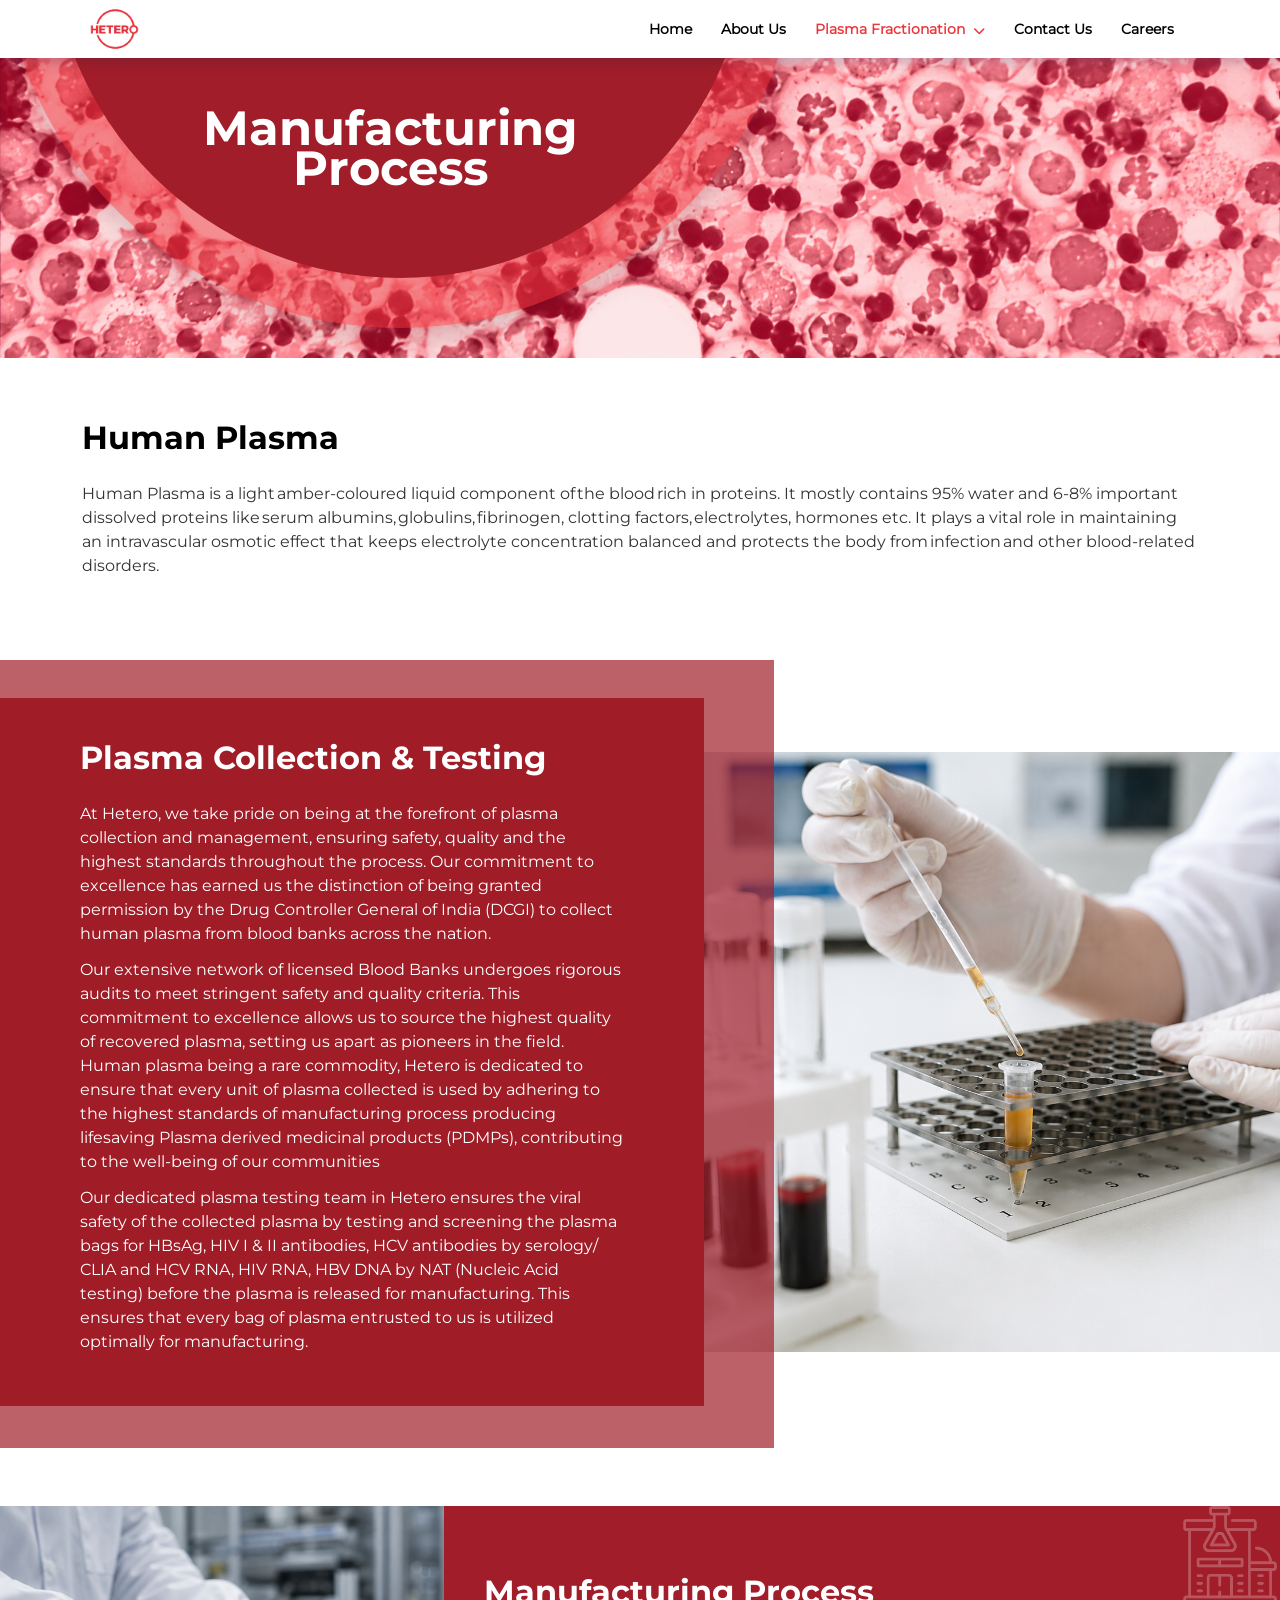
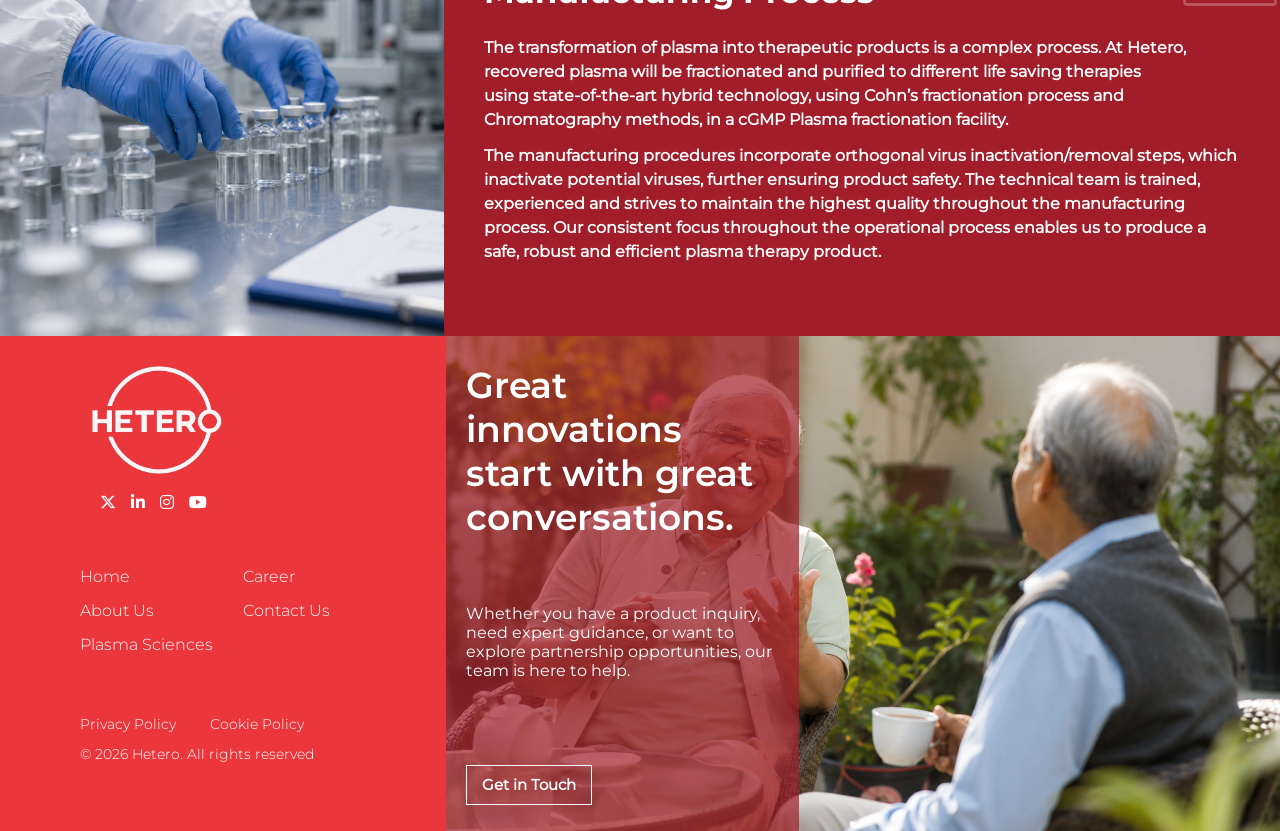
<file: plasma.html>
<!doctype html>
<html lang="en">

<head>
    <!-- Required meta tags -->
    <meta charset="utf-8">
    <meta name="viewport" content="width=device-width, initial-scale=1">
    <title>Manufacturing Process</title>
    <meta name="description"
        content="Hetero CDMO: 30+ years of pharmaceutical excellence with 38 state-of-the-art facilities serving 145+ countries. Integrated CDMO services from discovery to commercialization with 25,000+ employees worldwide.">
    <meta name="keywords"
        content="CDMO, contract development manufacturing, pharmaceutical services, drug development, API manufacturing, hetero labs, pharmaceutical outsourcing, clinical trials, commercial manufacturing, global pharma">

    <!-- FavIcon -->
    <link rel="Icon" href="images/LOGO.svg">
    <!-- Bootstrap CSS -->
    <link href="https://cdn.jsdelivr.net/npm/bootstrap@5.0.2/dist/css/bootstrap.min.css" rel="stylesheet"
        integrity="sha384-EVSTQN3/azprG1Anm3QDgpJLIm9Nao0Yz1ztcQTwFspd3yD65VohhpuuCOmLASjC" crossorigin="anonymous">
    <!-- Font Awesome CDN -->
    <link href="https://cdnjs.cloudflare.com/ajax/libs/font-awesome/6.5.0/css/all.min.css" rel="stylesheet">



    <!-- Styling -->
    <link rel="stylesheet" href="css/styles.css">
    <link rel="stylesheet" href="css/responsive.css">

</head>

<body>
    <div class="main">
        <div class="header" id="header">
            <nav class="navbar navbar-expand-lg custom-navbar">
                <div class="container">
                    <div class="row w-100 align-items-center">

                        <!-- Logo -->
                        <div class="col-sm-2 col-3">
                            <a class="navbar-brand" href="index.html">
                                <img src="images/hetero-logos.png" alt="Hetero Logo" class="logo">
                            </a>
                        </div>
                        <!-- Menu -->
                        <div class="col-9 d-block d-xl-none">
                            <div class="d-flex justify-content-end">
                                <button class="mobile-menu-toggle" id="mobileMenuToggle">
                                    <span></span>
                                    <span></span>
                                    <span></span>
                                </button>
                            </div>
                        </div>
                        <div class="col-sm-10">
                            <div class="menu text-end">
                                <ul>
                                    <li><a href="index.html">Home</a></li>
                                    <li><a href="about.html">About Us</a></li>
                                    <li>
                                        <a href="#" class="active">
                                            Plasma Fractionation
                                            <i class="fas fa-chevron-down"></i>
                                        </a>
                                        <ul class="smlmenu">

                                            <li><a href="plasma.html">Manufacturing Process</a></li>
                                            <li><a href="products.html">Our Products</a></li>
                                        </ul>
                                    </li>
                                    <li><a href="contact.html">Contact Us</a></li>
                                    <li><a href="career.html">Careers</a></li>
                                </ul>
                            </div>
                        </div>

                    </div>
                </div>
            </nav>

        </div>

        <!-- Mobile Side Navigation -->
        <div class="mobile-sidenav" id="mobileSidenav">
            <div class="sidenav-content">
                <div class="sidenav-header">
                    <button class="close-btn" id="closeSidenav">&times;</button>
                </div>

                <ul class="mobile-menu">
                    <li><a href="index.html">Home</a></li>
                    <li><a href="about.html">About Us</a></li>
                    <li class="mobile-dropdown">
                        <a href="#" class="mobile-dropdown-toggle">Plasma Fractionation <i
                                class="fas fa-chevron-down arrow"></i></a>
                        <div class="mobile-submenu">

                            <a href="plasma.html">Manufacturing Process</a>
                            <a href="products.html">Our Products</a>
                        </div>
                    </li>
                    <li><a href="contact.html">Contact Us</a></li>
                    <li><a href="career.html">Careers</a></li>
                </ul>
            </div>
        </div>

        <!-- Overlay for mobile menu -->
        <div class="mobile-overlay" id="mobileOverlay"></div>


        <!-- Banner -->

        <div class="innerbanner" style="background-image: url(images/innerbanner/plasma.png);">
            <!-- Large Curved Circle Overlay (Left) -->
            <div class="circle-overlay-large"></div>

            <!-- Small Decorative Circle (Right) -->
            <div class="circle-design-right">
                <div class="circle-inner"></div>
            </div>

            <div class="container">
                <div class="row">
                    <div class="col-lg-6 col-sm-12 col-12">
                        <h2>Manufacturing Process</h2>
                    </div>
                </div>
            </div>
        </div>



        <section class="section section-light">
            <div class="container">
                <div class="content-wrap">
                    <h2 class="section-title">Human Plasma</h2>

                    <p class="section-desc">
                        Human Plasma is a light amber-coloured liquid component of the blood rich in proteins. It mostly
                        contains 95% water and 6-8% important dissolved proteins like serum
                        albumins, globulins, fibrinogen, clotting factors, electrolytes, hormones etc. It plays a vital
                        role in maintaining an intravascular osmotic effect that keeps electrolyte concentration
                        balanced and protects the body from infection and other blood-related disorders.
                    </p>
                </div>
            </div>
        </section>

        <section class="plasma-collection" id="plasma-fractionation">
            <div class="container-fluid">
                <div class="plasma-row">
                    <!-- LEFT CONTENT -->
                    <div class="plasma-left order-lg-1 order-2">
                        <div class="plasma-left-content">
                            <h2 class="section-title">Plasma Collection & Testing</h2>

                            <p>
                                At Hetero, we take pride on being at the forefront of plasma collection and management,
                                ensuring safety, quality and the highest standards throughout the process. Our
                                commitment to excellence has earned us the distinction of being granted permission by
                                the Drug Controller General of India (DCGI) to collect human plasma from blood banks
                                across the nation.
                            </p>

                            <p>
                                Our extensive network of licensed Blood Banks undergoes rigorous audits to meet
                                stringent safety and quality criteria. This commitment to excellence allows us to source
                                the highest quality of recovered plasma, setting us apart as pioneers in the field.
                                Human plasma being a rare commodity, Hetero is dedicated to ensure that every unit of
                                plasma collected is used by adhering to the highest standards of manufacturing process
                                producing lifesaving Plasma derived medicinal products (PDMPs), contributing to the
                                well-being of our communities
                            </p>

                            <p>
                                Our dedicated plasma testing team in Hetero ensures the viral safety of the collected
                                plasma by testing and screening the plasma bags for HBsAg, HIV I & II antibodies, HCV
                                antibodies by serology/ CLIA and HCV RNA, HIV RNA, HBV DNA by NAT (Nucleic Acid testing)
                                before the plasma is released for manufacturing. This ensures that every bag of plasma
                                entrusted to us is utilized optimally for manufacturing.
                            </p>
                        </div>
                    </div>

                    <!-- RIGHT IMAGE -->
                    <div class="plasma-right order-lg-2 order-1">
                        <img src="images/plasma-1.png" alt="Plasma Testing">
                    </div>

                </div>
            </div>
        </section>

        <div class="manufacture" id="manufacturing-process">
            <div class="container-fluid">
                <div class="manufature-grid">
                    <div class="manufacture-img">
                        <img src="images/manufacture-1.png" alt="">
                    </div>
                    <div class="manufacture-content">
                        <div class="manufactureicon">
                            <img src="images/product1.png" alt="">
                        </div>
                        <h2 class="section-title">Manufacturing Process</h2>
                        <p>The transformation of plasma into therapeutic products is a complex process. At Hetero,
                            recovered plasma will be fractionated and purified to different life saving therapies
                            using state-of-the-art hybrid technology, using Cohn’s fractionation process and
                            Chromatography methods, in a cGMP Plasma fractionation facility. </p>
                        <p>The manufacturing procedures incorporate orthogonal virus inactivation/removal steps,
                            which inactivate potential viruses, further ensuring product safety. The technical team
                            is trained, experienced and strives to maintain the highest quality throughout the
                            manufacturing process. Our consistent focus throughout the operational process enables
                            us to produce a safe, robust and efficient plasma therapy product. </p>
                    </div>
                </div>
            </div>
        </div>

        <footer class="footer">
            <div class="container-fluid">
                <div class="footer-row">

                    <!-- LEFT : BRAND -->
                    <div class="footer-brand order-lg-1 order-2">
                        <div class="footer-box">
                            <img src="images/footer-logo.png" alt="Hetero" class="footer-logo" width="130" height="auto">
                            <ul class="footer-social">
                                <li><a href="https://x.com/heteroofficial" target="_blank"><i
                                            class="fa-brands fa-x-twitter"></i></a></li>
                                <li><a href="https://www.linkedin.com/company/hetero/" target="_blank"><i
                                            class="fa-brands fa-linkedin-in"></i></a></li>
                                <li><a href="https://www.instagram.com/hetero_pharma/" target="_blank"><i
                                            class="fa-brands fa-instagram"></i></a></li>
                                <li><a href="https://www.youtube.com/channel/UCTvsR0a-IavUR-biF5Lx3kg"
                                        target="_blank"><i class="fa-brands fa-youtube"></i></a></li>
                            </ul>

                        </div>
                        <div class="footer-box">
                            <ul class="footer-menu footer-menu-2col">
                                <li><a href="index.html">Home</a></li>
                                <li><a href="about.html">About Us</a></li>

                                <li><a href="career.html">Career</a></li>
                                <li><a href="contact.html">Contact Us</a></li>
                                <li><a href="plasma.html">Plasma Sciences</a></li>
                            </ul>

                            <div class="footer-legal">
                                <a href="privacy.html" target="_blank">Privacy Policy</a>
                                <a href="cookie.html" target="_blank">Cookie Policy</a>
                                <p>© 2026 Hetero. All rights reserved</p>
                            </div>
                        </div>
                    </div>

                    <div class="right-col order-lg-2 order-1">
                        <div class="footer-img">
                            <img src="images/footer-img.png" alt="">
                        </div>

                        <!-- CENTER : CTA -->
                        <div class="footer-box-right">
                            <h3 class="footer-title">
                                Great innovations<br>
                                start with great<br>
                                conversations.
                            </h3>

                            <p class="footer-text">
                                Whether you have a product inquiry, need expert guidance,
                                or want to explore partnership opportunities, our team is here to help.
                            </p>

                            <a href="contact.html" class="btn-footer">Get in Touch</a>
                        </div>
                    </div>



                </div>
            </div>
        </footer>
    </div>


    <!-- JS Scripts at the end for better performance -->
    <script src="https://ajax.googleapis.com/ajax/libs/jquery/3.5.1/jquery.min.js"></script>

    <!-- Bootstrap Bundle with Popper -->
    <script src="https://cdn.jsdelivr.net/npm/bootstrap@5.3.3/dist/js/bootstrap.bundle.min.js"></script>

    <script src="js/script.js"></script>

</body>

</html>
</file>
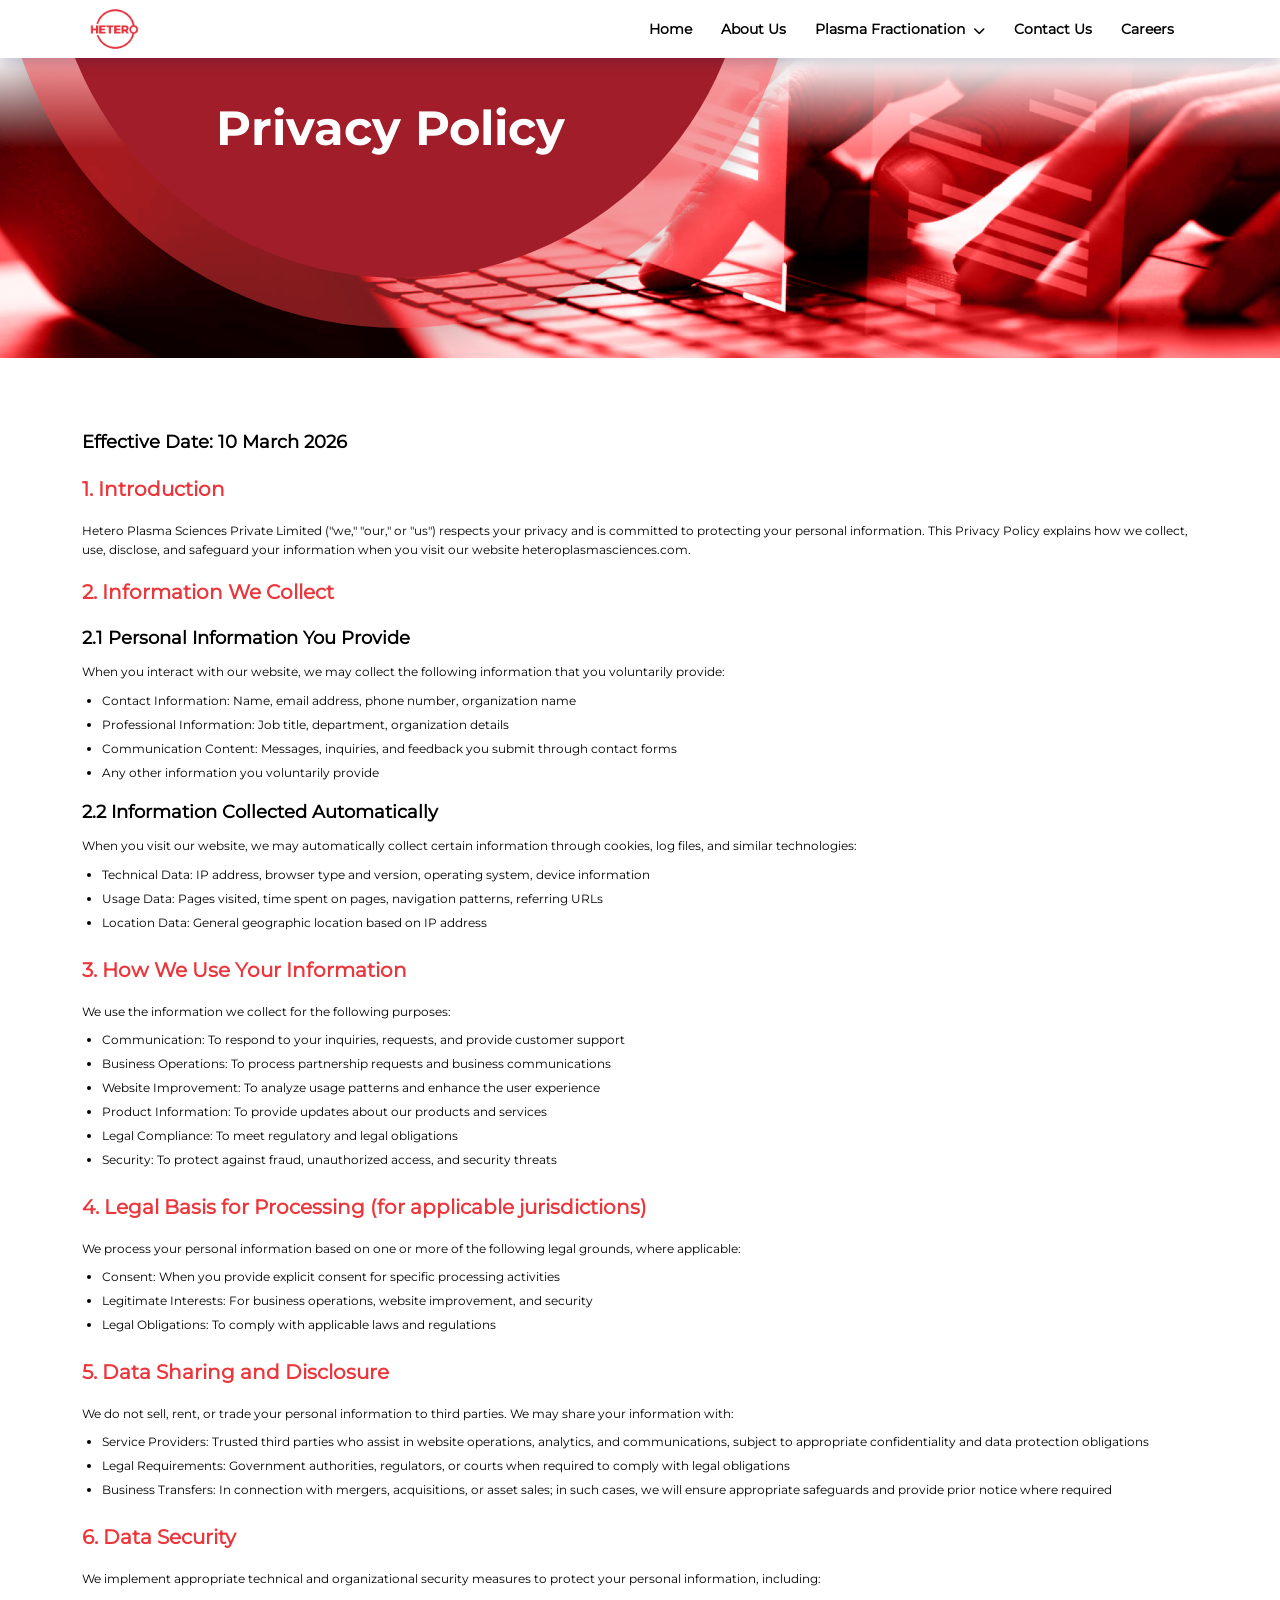
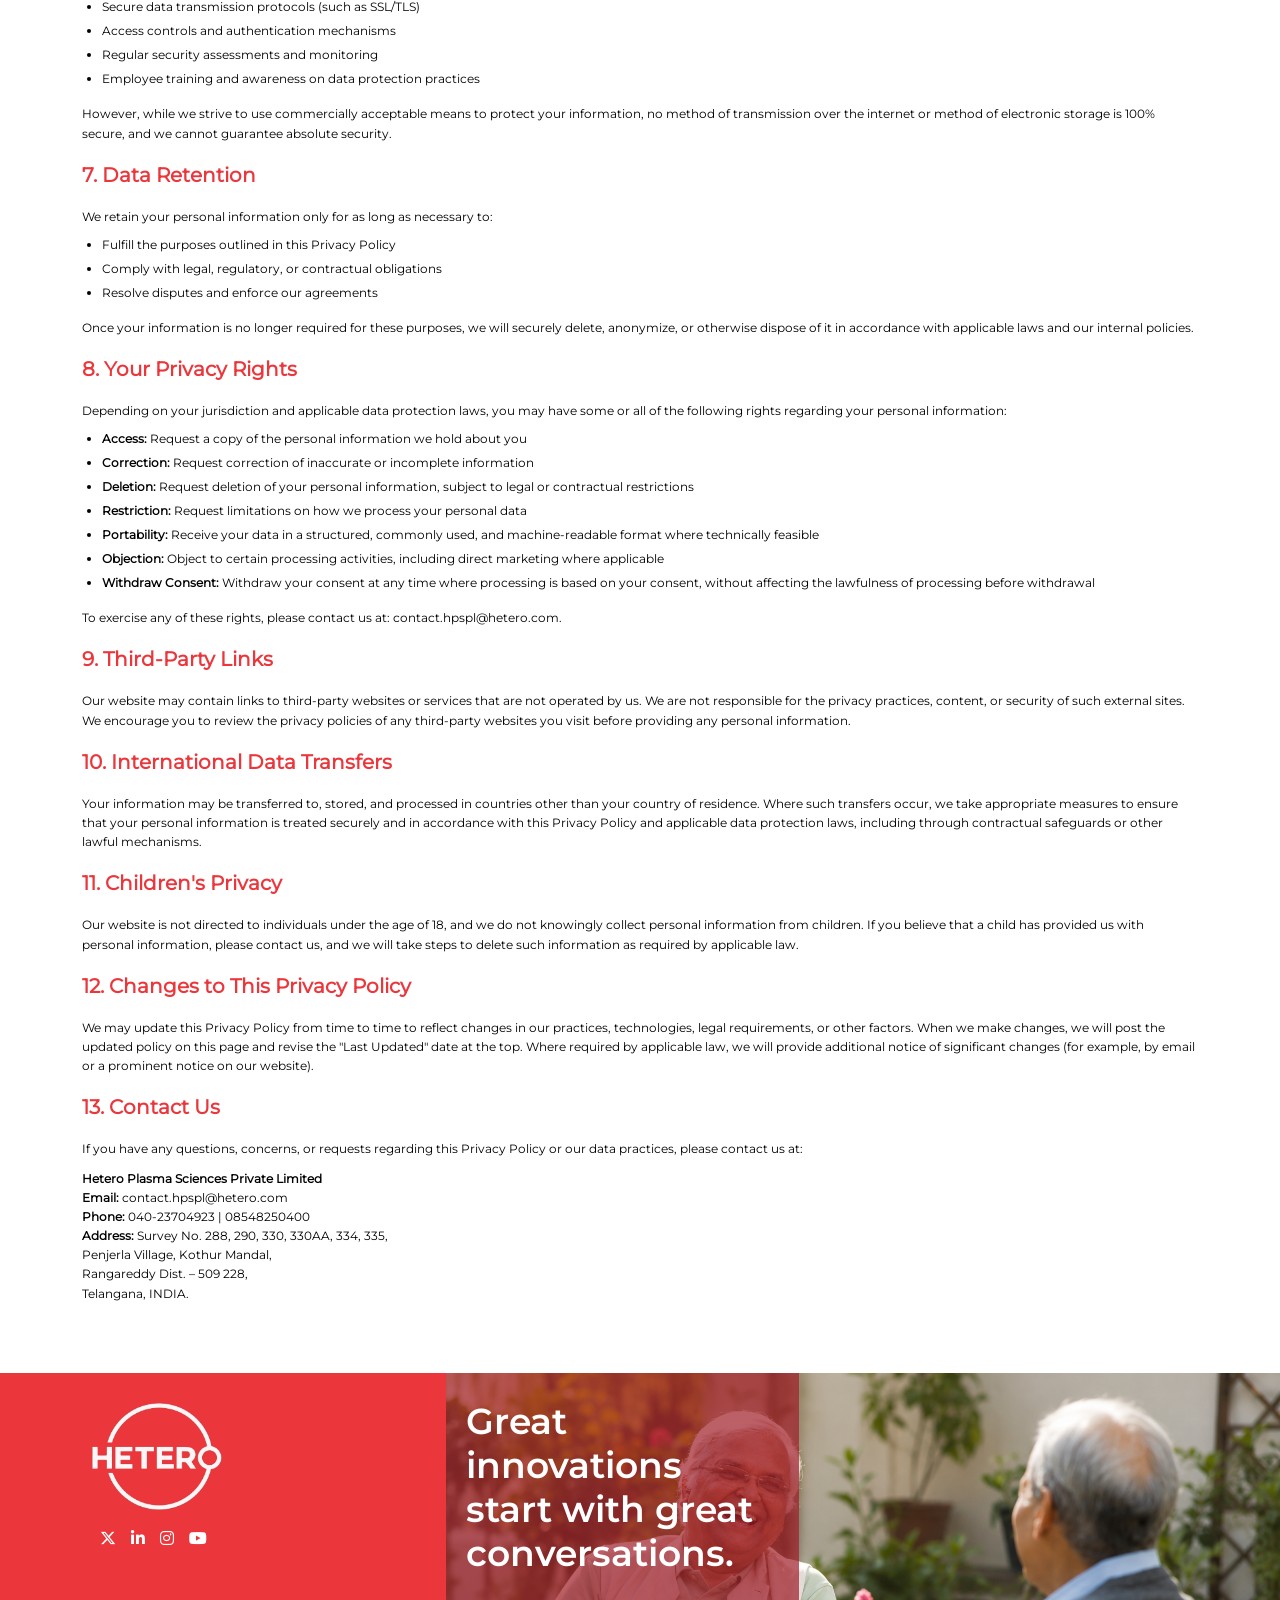
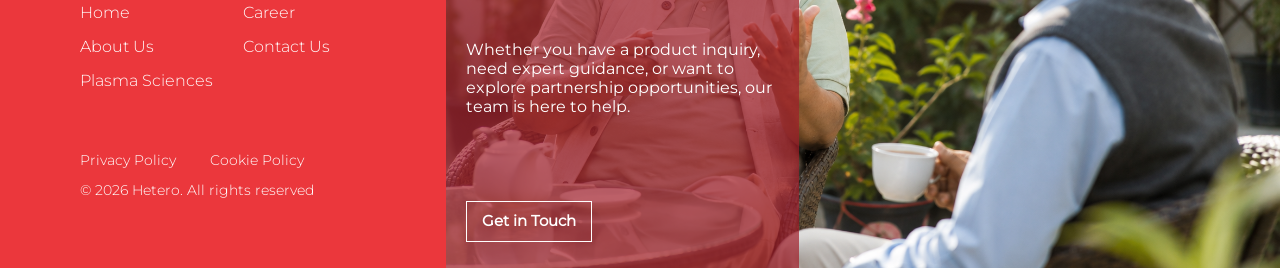
<file: privacy.html>
<!doctype html>
<html lang="en">

<head>
    <!-- Required meta tags -->
    <meta charset="utf-8">
    <meta name="viewport" content="width=device-width, initial-scale=1">
    <title>Privacy Policy | Plasma Hetero
    </title>
    <meta name="description"
        content="Hetero CDMO: 30+ years of pharmaceutical excellence with 38 state-of-the-art facilities serving 145+ countries. Integrated CDMO services from discovery to commercialization with 25,000+ employees worldwide.">
    <meta name="keywords"
        content="CDMO, contract development manufacturing, pharmaceutical services, drug development, API manufacturing, hetero labs, pharmaceutical outsourcing, clinical trials, commercial manufacturing, global pharma">

    <!-- FavIcon -->
    <link rel="Icon" href="images/LOGO.svg">
    <!-- Bootstrap CSS -->
    <link href="https://cdn.jsdelivr.net/npm/bootstrap@5.0.2/dist/css/bootstrap.min.css" rel="stylesheet"
        integrity="sha384-EVSTQN3/azprG1Anm3QDgpJLIm9Nao0Yz1ztcQTwFspd3yD65VohhpuuCOmLASjC" crossorigin="anonymous">
    <!-- Font Awesome CDN -->
    <link href="https://cdnjs.cloudflare.com/ajax/libs/font-awesome/6.5.0/css/all.min.css" rel="stylesheet">



    <!-- Styling -->
    <link rel="stylesheet" href="css/styles.css">
    <link rel="stylesheet" href="css/responsive.css">
    <style>
        .error {
            color: red;
            font-size: 13px;
            text-wrap: nowrap;
        }
    </style>
</head>

<body>
    <div class="main">
        <div class="header" id="header">
            <nav class="navbar navbar-expand-lg custom-navbar">
                <div class="container">
                    <div class="row w-100 align-items-center">

                        <!-- Logo -->
                        <div class="col-sm-2 col-3">
                            <a class="navbar-brand" href="index.html">
                                <img src="images/hetero-logos.png" alt="Hetero Logo" class="logo">
                            </a>
                        </div>
                        <!-- Menu -->
                        <div class="col-9 d-block d-xl-none">
                            <div class="d-flex justify-content-end">
                                <button class="mobile-menu-toggle" id="mobileMenuToggle">
                                    <span></span>
                                    <span></span>
                                    <span></span>
                                </button>
                            </div>
                        </div>
                        <div class="col-sm-10">
                            <div class="menu text-end">
                                <ul>
                                    <li><a href="index.html">Home</a></li>
                                    <li><a href="about.html">About Us</a></li>
                                    <li>
                                        <a href="#">
                                            Plasma Fractionation
                                            <i class="fas fa-chevron-down"></i>
                                        </a>
                                        <ul class="smlmenu">

                                            <li><a href="plasma.html">Manufacturing Process</a></li>
                                            <li><a href="products.html">Our Products</a></li>
                                        </ul>
                                    </li>
                                    <li><a href="contact.html">Contact Us</a></li>
                                    <li><a href="career.html">Careers</a></li>
                                </ul>
                            </div>
                        </div>

                    </div>
                </div>
            </nav>

        </div>

        <!-- Mobile Side Navigation -->
        <div class="mobile-sidenav" id="mobileSidenav">
            <div class="sidenav-content">
                <div class="sidenav-header">
                    <button class="close-btn" id="closeSidenav">&times;</button>
                </div>

                <ul class="mobile-menu">
                    <li><a href="index.html">Home</a></li>
                    <li><a href="about.html">About Us</a></li>
                    <li class="mobile-dropdown">
                        <a href="#" class="mobile-dropdown-toggle">Plasma Fractionation <i
                                class="fas fa-chevron-down arrow"></i></a>
                        <div class="mobile-submenu">

                            <a href="plasma.html">Manufacturing Process</a>
                            <a href="products.html">Our Products</a>
                        </div>
                    </li>
                    <li><a href="contact.html">Contact Us</a></li>
                    <li><a href="career.html">Careers</a></li>
                </ul>
            </div>
        </div>

        <!-- Overlay for mobile menu -->
        <div class="mobile-overlay" id="mobileOverlay"></div>

        <div class="empty-space" id="headerbg"></div>
        <div class="totaltxt">

            <div class="innerbanner" style="background-image: url(images/innerbanner/privacy.png);">
                <!-- Large Curved Circle Overlay (Left) -->
                <div class="circle-overlay-large"></div>

                <!-- Small Decorative Circle (Right) -->
                <div class="circle-design-right">
                    <div class="circle-inner"></div>
                </div>

                <div class="container">
                    <div class="row">
                        <div class="col-lg-6 col-sm-12 col-12">
                            <h2>Privacy Policy</h2>
                        </div>
                    </div>
                </div>
            </div>

            <section class="privacy">
                <div class="container">
                    <div class="row">
                        <div class="col-sm-12">
                            <div class="privacy-text">
                                <h5><b>Effective Date</b>: 10 March 2026</h5>
                                <!-- <h5><b>Last Updated</b>: [Insert Date]</h5> -->

                                <h4>1. Introduction</h4>
                                <p>Hetero Plasma Sciences Private Limited ("we," "our," or "us") respects your privacy
                                    and is committed to protecting your personal information. This Privacy Policy
                                    explains how we collect, use, disclose, and safeguard your information when you
                                    visit our website <a href="https://heteroplasmasciences.com"
                                        target="_blank">heteroplasmasciences.com</a>.
                                </p>

                                <h4>2. Information We Collect</h4>

                                <h5>2.1 Personal Information You Provide</h5>
                                <p>When you interact with our website, we may collect the following information that you
                                    voluntarily provide:</p>
                                <ul>
                                    <li>Contact Information: Name, email address, phone number, organization name</li>
                                    <li>Professional Information: Job title, department, organization details</li>
                                    <li>Communication Content: Messages, inquiries, and feedback you submit through
                                        contact forms</li>
                                    <li>Any other information you voluntarily provide</li>
                                </ul>

                                <h5>2.2 Information Collected Automatically</h5>
                                <p>When you visit our website, we may automatically collect certain information through
                                    cookies, log files, and similar technologies:</p>
                                <ul>
                                    <li>Technical Data: IP address, browser type and version, operating system, device
                                        information</li>
                                    <li>Usage Data: Pages visited, time spent on pages, navigation patterns, referring
                                        URLs</li>
                                    <li>Location Data: General geographic location based on IP address</li>
                                </ul>

                                <h4>3. How We Use Your Information</h4>
                                <p>We use the information we collect for the following purposes:</p>
                                <ul>
                                    <li>Communication: To respond to your inquiries, requests, and provide customer
                                        support</li>
                                    <li>Business Operations: To process partnership requests and business communications
                                    </li>
                                    <li>Website Improvement: To analyze usage patterns and enhance the user experience
                                    </li>
                                    <li>Product Information: To provide updates about our products and services</li>
                                    <li>Legal Compliance: To meet regulatory and legal obligations</li>
                                    <li>Security: To protect against fraud, unauthorized access, and security threats
                                    </li>
                                </ul>

                                <h4>4. Legal Basis for Processing (for applicable jurisdictions)</h4>
                                <p>We process your personal information based on one or more of the following legal
                                    grounds, where applicable:</p>
                                <ul>
                                    <li>Consent: When you provide explicit consent for specific processing activities
                                    </li>
                                    <li>Legitimate Interests: For business operations, website improvement, and security
                                    </li>
                                    <li>Legal Obligations: To comply with applicable laws and regulations</li>
                                </ul>

                                <h4>5. Data Sharing and Disclosure</h4>
                                <p>We do not sell, rent, or trade your personal information to third parties. We may
                                    share your information with:</p>
                                <ul>
                                    <li>Service Providers: Trusted third parties who assist in website operations,
                                        analytics, and communications, subject to appropriate confidentiality and data
                                        protection obligations</li>
                                    <li>Legal Requirements: Government authorities, regulators, or courts when required
                                        to comply with legal obligations</li>
                                    <li>Business Transfers: In connection with mergers, acquisitions, or asset sales; in
                                        such cases, we will ensure appropriate safeguards and provide prior notice where
                                        required</li>
                                </ul>

                                <h4>6. Data Security</h4>
                                <p>We implement appropriate technical and organizational security measures to protect
                                    your personal information, including:</p>
                                <ul>
                                    <li>Secure data transmission protocols (such as SSL/TLS)</li>
                                    <li>Access controls and authentication mechanisms</li>
                                    <li>Regular security assessments and monitoring</li>
                                    <li>Employee training and awareness on data protection practices</li>
                                </ul>
                                <p>However, while we strive to use commercially acceptable means to protect your
                                    information, no method of transmission over the internet or method of electronic
                                    storage is 100% secure, and we cannot guarantee absolute security.</p>

                                <h4>7. Data Retention</h4>
                                <p>We retain your personal information only for as long as necessary to:</p>
                                <ul>
                                    <li>Fulfill the purposes outlined in this Privacy Policy</li>
                                    <li>Comply with legal, regulatory, or contractual obligations</li>
                                    <li>Resolve disputes and enforce our agreements</li>
                                </ul>
                                <p>Once your information is no longer required for these purposes, we will securely
                                    delete, anonymize, or otherwise dispose of it in accordance with applicable laws and
                                    our internal policies.</p>

                                <h4>8. Your Privacy Rights</h4>
                                <p>Depending on your jurisdiction and applicable data protection laws, you may have some
                                    or all of the following rights regarding your personal information:</p>
                                <ul>
                                    <li><b>Access:</b> Request a copy of the personal information we hold about you</li>
                                    <li><b>Correction:</b> Request correction of inaccurate or incomplete information
                                    </li>
                                    <li><b>Deletion:</b> Request deletion of your personal information, subject to legal
                                        or
                                        contractual restrictions</li>
                                    <li><b>Restriction:</b> Request limitations on how we process your personal data
                                    </li>
                                    <li><b>Portability:</b> Receive your data in a structured, commonly used, and
                                        machine-readable format where technically feasible</li>
                                    <li><b>Objection:</b> Object to certain processing activities, including direct
                                        marketing
                                        where applicable</li>
                                    <li><b>Withdraw Consent:</b> Withdraw your consent at any time where processing is
                                        based on
                                        your consent, without affecting the lawfulness of processing before withdrawal
                                    </li>
                                </ul>
                                <p>To exercise any of these rights, please contact us at:
                                    <a href="mailto:contact.hpspl@hetero.com">contact.hpspl@hetero.com</a>.
                                </p>

                                <h4>9. Third-Party Links</h4>
                                <p>Our website may contain links to third-party websites or services that are not
                                    operated by us. We are not responsible for the privacy practices, content, or
                                    security of such external sites. We encourage you to review the privacy policies of
                                    any third-party websites you visit before providing any personal information.</p>

                                <h4>10. International Data Transfers</h4>
                                <p>Your information may be transferred to, stored, and processed in countries other than
                                    your country of residence. Where such transfers occur, we take appropriate measures
                                    to ensure that your personal information is treated securely and in accordance with
                                    this Privacy Policy and applicable data protection laws, including through
                                    contractual safeguards or other lawful mechanisms.</p>

                                <h4>11. Children's Privacy</h4>
                                <p>Our website is not directed to individuals under the age of 18, and we do not
                                    knowingly collect personal information from children. If you believe that a child
                                    has provided us with personal information, please contact us, and we will take
                                    steps to delete such information as required by applicable law.</p>

                                <h4>12. Changes to This Privacy Policy</h4>
                                <p>We may update this Privacy Policy from time to time to reflect changes in our
                                    practices, technologies, legal requirements, or other factors. When we make
                                    changes, we will post the updated policy on this page and revise the "Last Updated"
                                    date at the top. Where required by applicable law, we will provide additional notice
                                    of significant changes (for example, by email or a prominent notice on our website).
                                </p>

                                <h4>13. Contact Us</h4>
                                <p>If you have any questions, concerns, or requests regarding this Privacy Policy or our
                                    data practices, please contact us at:</p>
                                <p><strong>Hetero Plasma Sciences Private Limited</strong><br>
                                    <b>Email:</b> <a
                                        href="mailto:contact.hpspl@hetero.com">contact.hpspl@hetero.com</a><br>
                                    <b>Phone:</b> 040-23704923 | 08548250400<br>
                                    <b>Address:</b> Survey No. 288, 290, 330, 330AA, 334, 335,<br> Penjerla Village,
                                    Kothur Mandal,<br>
                                    Rangareddy Dist. – 509 228,<br> Telangana, INDIA.
                                </p>
                            </div>
                        </div>
                    </div>
            </section>

            <footer class="footer">
                <div class="container-fluid">
                    <div class="footer-row">

                        <!-- LEFT : BRAND -->
                        <div class="footer-brand order-lg-1 order-2">
                            <div class="footer-box">
                                <img src="images/footer-logo.png" alt="Hetero" class="footer-logo" width="130" height="auto">
                                <ul class="footer-social">
                                    <li><a href="https://x.com/heteroofficial" target="_blank"><i
                                                class="fa-brands fa-x-twitter"></i></a></li>
                                    <li><a href="https://www.linkedin.com/company/hetero/" target="_blank"><i
                                                class="fa-brands fa-linkedin-in"></i></a></li>
                                    <li><a href="https://www.instagram.com/hetero_pharma/" target="_blank"><i
                                                class="fa-brands fa-instagram"></i></a></li>
                                    <li><a href="https://www.youtube.com/channel/UCTvsR0a-IavUR-biF5Lx3kg"
                                            target="_blank"><i class="fa-brands fa-youtube"></i></a></li>
                                </ul>

                            </div>
                            <div class="footer-box">
                                <ul class="footer-menu footer-menu-2col">
                                    <li><a href="index.html">Home</a></li>
                                    <li><a href="about.html">About Us</a></li>

                                    <li><a href="career.html">Career</a></li>
                                    <li><a href="contact.html">Contact Us</a></li>
                                    <li><a href="plasma.html">Plasma Sciences</a></li>
                                </ul>

                                <div class="footer-legal">
                                    <a href="privacy.html" target="_blank">Privacy Policy</a>
                                    <a href="cookie.html" target="_blank">Cookie Policy</a>
                                    <p>© 2026 Hetero. All rights reserved</p>
                                </div>
                            </div>
                        </div>

                        <div class="right-col order-lg-2 order-1">
                            <div class="footer-img">
                                <img src="images/footer-img.png" alt="">
                            </div>

                            <!-- CENTER : CTA -->
                            <div class="footer-box-right">
                                <h3 class="footer-title">
                                    Great innovations<br>
                                    start with great<br>
                                    conversations.
                                </h3>

                                <p class="footer-text">
                                    Whether you have a product inquiry, need expert guidance,
                                    or want to explore partnership opportunities, our team is here to help.
                                </p>

                                <a href="contact.html" class="btn-footer">Get in Touch</a>
                            </div>
                        </div>



                    </div>
                </div>
            </footer>


        </div>
    </div>

    <!-- JS Scripts at the end for better performance -->
    <script src="https://ajax.googleapis.com/ajax/libs/jquery/3.5.1/jquery.min.js"></script>

    <!-- Bootstrap Bundle with Popper -->
    <script src="https://cdn.jsdelivr.net/npm/bootstrap@5.3.3/dist/js/bootstrap.bundle.min.js"></script>

    <script src="js/script.js"></script>
</body>

</html>
</file>
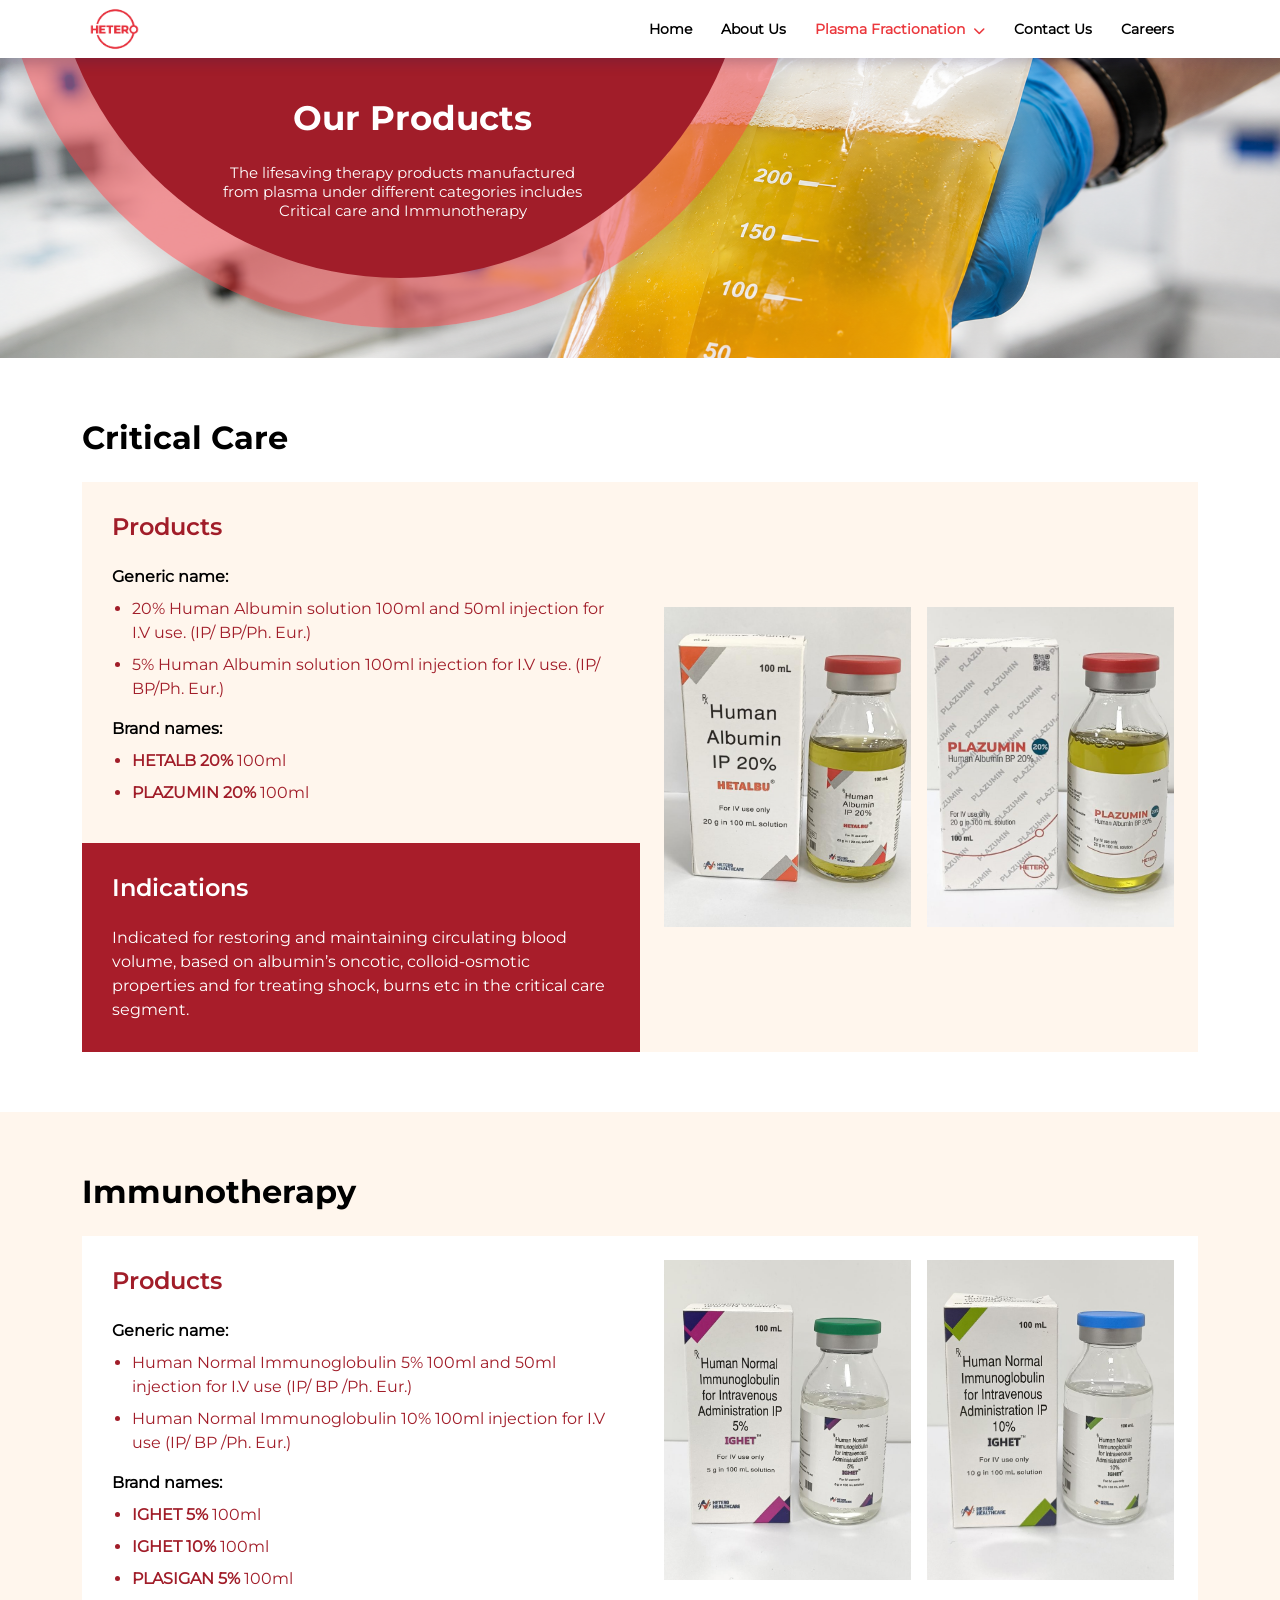
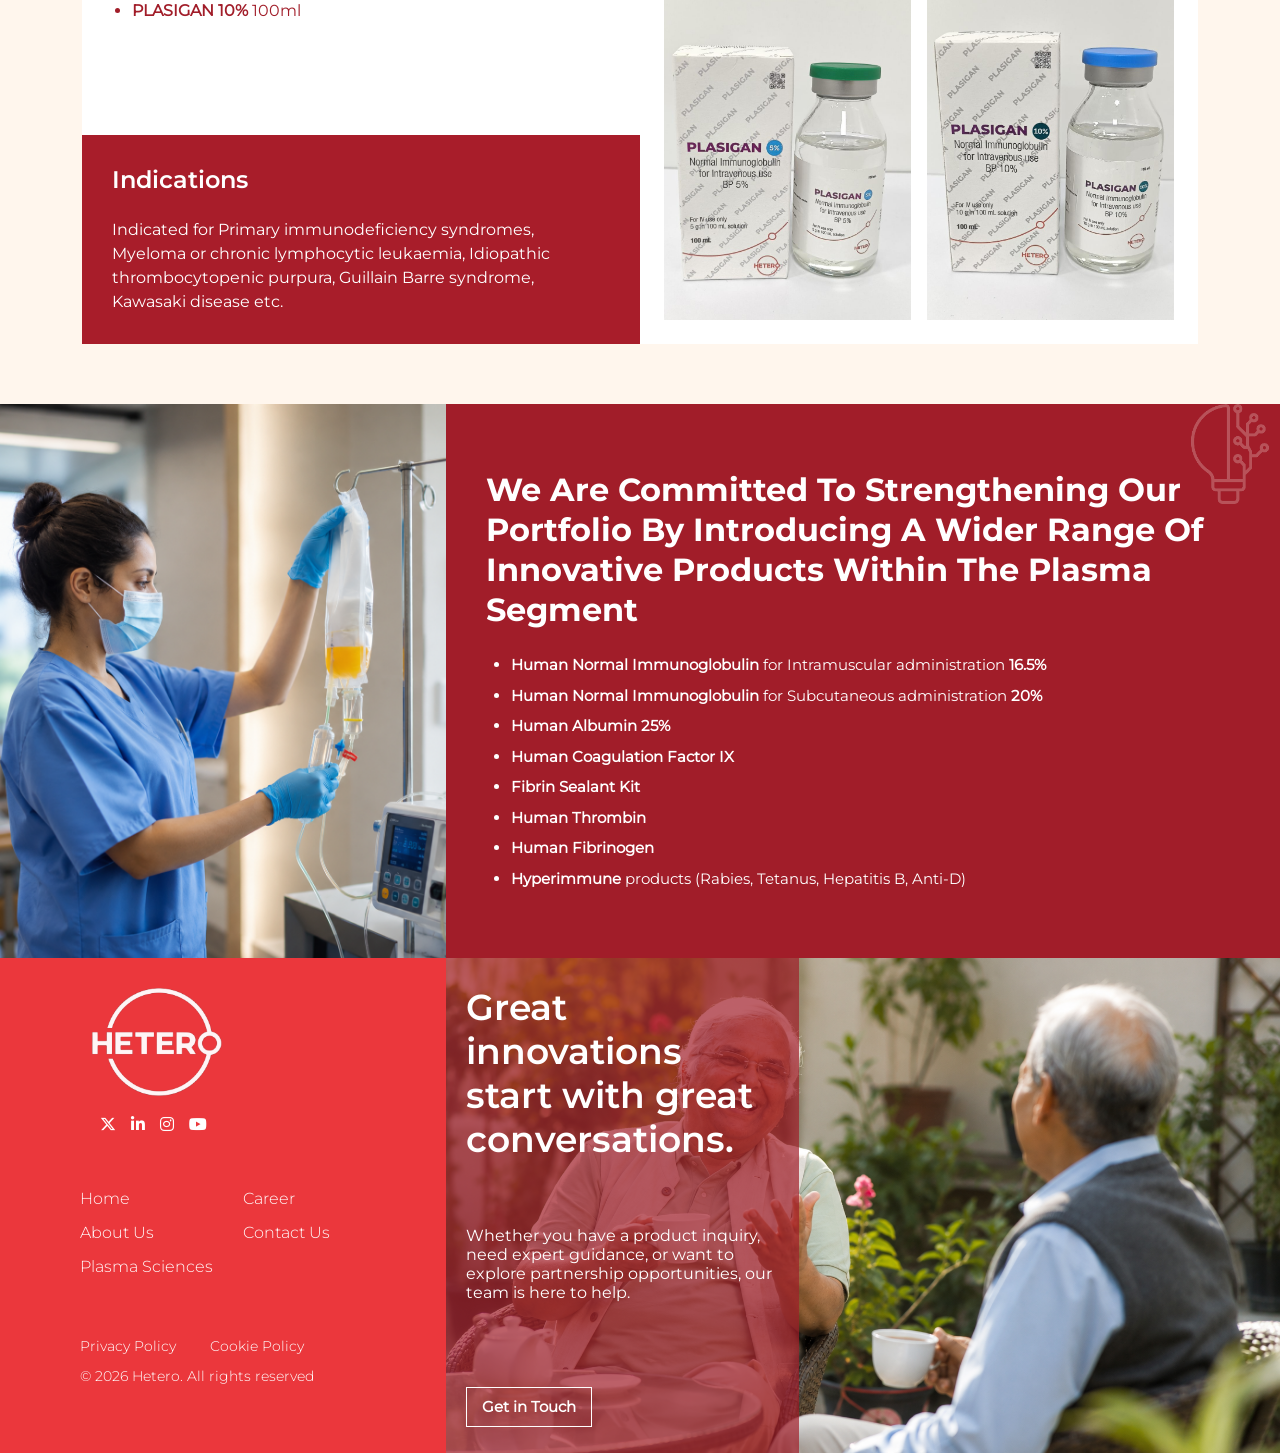
<file: products.html>
<!doctype html>
<html lang="en">

<head>
    <!-- Required meta tags -->
    <meta charset="utf-8">
    <meta name="viewport" content="width=device-width, initial-scale=1">
    <title>Products | Plasma Hetero
    </title>
    <meta name="description"
        content="Hetero CDMO: 30+ years of pharmaceutical excellence with 38 state-of-the-art facilities serving 145+ countries. Integrated CDMO services from discovery to commercialization with 25,000+ employees worldwide.">
    <meta name="keywords"
        content="CDMO, contract development manufacturing, pharmaceutical services, drug development, API manufacturing, hetero labs, pharmaceutical outsourcing, clinical trials, commercial manufacturing, global pharma">

    <!-- FavIcon -->
    <link rel="Icon" href="images/LOGO.svg">
    <!-- Bootstrap CSS -->
    <link href="https://cdn.jsdelivr.net/npm/bootstrap@5.0.2/dist/css/bootstrap.min.css" rel="stylesheet"
        integrity="sha384-EVSTQN3/azprG1Anm3QDgpJLIm9Nao0Yz1ztcQTwFspd3yD65VohhpuuCOmLASjC" crossorigin="anonymous">
    <!-- Font Awesome CDN -->
    <link href="https://cdnjs.cloudflare.com/ajax/libs/font-awesome/6.5.0/css/all.min.css" rel="stylesheet">



    <!-- Styling -->
    <link rel="stylesheet" href="css/styles.css">
    <link rel="stylesheet" href="css/responsive.css">

    <!-- Fix: therapy product image alignment/wrapping (overrides styles.css cascade) -->
    <style>
        .therapy-images-right {
            display: grid !important;
            grid-template-columns: repeat(2, minmax(0, 280px)) !important;
            justify-content: center !important;
            align-items: center !important;
            row-gap: 20px !important;
            column-gap: 16px !important;
            padding: 24px !important;
            box-sizing: border-box;
            background: transparent !important;
        }

        .therapy-images {
            width: 280px !important;
            height: 320px !important;
            max-width: 100% !important;
            display: flex !important;
            align-items: center !important;
            justify-content: center !important;
            background: transparent !important;
            border-radius: 0 !important;
            box-shadow: none !important;
            overflow: visible !important;
        }

        .therapy-images img {
            width: 280px !important;
            height: 320px !important;
            max-width: 100% !important;
            display: block !important;
            object-fit: cover !important;
            object-position: center !important;
            border-radius: 0 !important;
            box-shadow: none !important;
            background: transparent !important;
        }

        @media (max-width: 767px) {
            .therapy-images-right {
                grid-template-columns: repeat(2, minmax(0, 1fr)) !important;
                row-gap: 14px !important;
                column-gap: 10px !important;
                padding: 16px !important;
            }

            .therapy-images {
                width: 100% !important;
                height: 200px !important;
            }

            .therapy-images img {
                width: 100% !important;
                height: 200px !important;
                object-fit: cover !important;
            }
        }
    </style>

</head>

<body>
    <div class="main">
        <div class="header" id="header">
            <nav class="navbar navbar-expand-lg custom-navbar">
                <div class="container">
                    <div class="row w-100 align-items-center">

                        <!-- Logo -->
                        <div class="col-sm-2 col-3">
                            <a class="navbar-brand" href="index.html">
                                <img src="images/hetero-logos.png" alt="Hetero Logo" class="logo">
                            </a>
                        </div>
                        <!-- Menu -->
                        <div class="col-9 d-block d-xl-none">
                            <div class="d-flex justify-content-end">
                                <button class="mobile-menu-toggle" id="mobileMenuToggle">
                                    <span></span>
                                    <span></span>
                                    <span></span>
                                </button>
                            </div>
                        </div>
                        <div class="col-sm-10">
                            <div class="menu text-end">
                                <ul>
                                    <li><a href="index.html">Home</a></li>
                                    <li><a href="about.html">About Us</a></li>
                                    <li>
                                        <a href="#" class="active">
                                            Plasma Fractionation
                                            <i class="fas fa-chevron-down"></i>
                                        </a>
                                        <ul class="smlmenu">

                                            <li><a href="plasma.html">Manufacturing Process</a></li>
                                            <li><a href="products.html">Our Products</a></li>
                                        </ul>
                                    </li>
                                    <li><a href="contact.html">Contact Us</a></li>
                                    <li><a href="career.html">Careers</a></li>
                                </ul>
                            </div>
                        </div>

                    </div>
                </div>
            </nav>

        </div>

        <!-- Mobile Side Navigation -->
        <div class="mobile-sidenav" id="mobileSidenav">
            <div class="sidenav-content">
                <div class="sidenav-header">
                    <button class="close-btn" id="closeSidenav">&times;</button>
                </div>

                <ul class="mobile-menu">
                    <li><a href="index.html">Home</a></li>
                    <li><a href="about.html">About Us</a></li>
                    <li class="mobile-dropdown">
                        <a href="#" class="mobile-dropdown-toggle">Plasma Fractionation <i
                                class="fas fa-chevron-down arrow"></i></a>
                        <div class="mobile-submenu">

                            <a href="plasma.html">Manufacturing Process</a>
                            <a href="products.html">Our Products</a>
                        </div>
                    </li>
                    <li><a href="contact.html">Contact Us</a></li>
                    <li><a href="career.html">Careers</a></li>
                </ul>
            </div>
        </div>

        <!-- Overlay for mobile menu -->
        <div class="mobile-overlay" id="mobileOverlay"></div>


        <!-- Banner -->

        <div class="innerbanner" style="background-image: url(images/innerbanner/products.png);">
            <!-- Large Curved Circle Overlay (Left) -->
            <div class="circle-overlay-large"></div>

            <!-- Small Decorative Circle (Right) -->
            <div class="circle-design-right">
                <div class="circle-inner"></div>
            </div>

            <div class="container">
                <div class="row">
                    <div class="col-lg-7 col-sm-12 col-12">
                        <div class="products-content">
                            <h2>Our Products</h2>
                            <p>The lifesaving therapy products manufactured from plasma under different
                                categories includes Critical care and Immunotherapy </p>
                        </div>
                    </div>
                </div>
            </div>
        </div>




        <!-- Critical Care -->
        <section class="therapy-section">
            <div class="container">
                <h2 class="section-title">Critical Care</h2>

                <div class="row g-0 therapy-card align-items-stretch">
                    <div class="col-lg-6">
                        <div class="therapy-left">
                            <div class="therapy-content">
                                <h4>Products</h4>
                                <p style="margin-bottom: 0.5rem;"><strong>Generic name:</strong></p>
                                <ul>
                                    <li>20% Human Albumin solution 100ml and 50ml injection for I.V use. (IP/ BP/Ph. Eur.)</li>
                                    <li>5% Human Albumin solution 100ml injection for I.V use. (IP/ BP/Ph. Eur.)</li>
                                </ul>
                                <p style="margin-bottom: 0.5rem; margin-top: 1rem;"><strong>Brand names:</strong></p>
                                <ul>
                                    <li><b>HETALB 20%</b> 100ml</li>
                                    <li><b>PLAZUMIN 20%</b> 100ml</li>
                                </ul>
                            </div>
                            <div class="indications">
                                <h4>Indications</h4>
                                <p>
                                    Indicated for restoring and maintaining circulating blood volume, based on albumin’s
                                    oncotic, colloid-osmotic properties and for treating shock, burns etc in the
                                    critical care segment. 
                                </p>
                            </div>
                        </div>
                    </div>
                    <div class="col-lg-6">
                        <div class="therapy-images-right">
                            <div class="therapy-images">
                                <img src="images/HETALB20.jpg" alt="HETALB 20% 100ml">
                            </div>
                            <div class="therapy-images">
                                <img src="images/PLAZUMIN20.jpg" alt="PLAZUMIN 20% 100ml">
                            </div>
                        </div>
                    </div>
                </div>
            </div>
        </section>
        <section class="therapy-section" style="background-color: #FFF6ED;">
            <div class="container">
                <h2 class="section-title">Immunotherapy</h2>

                <div class="row g-0 therapy-card align-items-stretch" style="background-color: #fff;">
                    <div class="col-lg-6">
                        <div class="therapy-left">
                            <div class="therapy-content">
                                <h4>Products</h4>
                                <p style="margin-bottom: 0.5rem;"><strong>Generic name:</strong></p>
                                <ul>
                                    <li>Human Normal Immunoglobulin 5% 100ml and 50ml injection for I.V use (IP/ BP /Ph. Eur.)</li>
                                    <li>Human Normal Immunoglobulin 10% 100ml injection for I.V use (IP/ BP /Ph. Eur.)</li>
                                </ul>
                                <p style="margin-bottom: 0.5rem; margin-top: 1rem;"><strong>Brand names:</strong></p>
                                <ul>
                                    <li><b>IGHET 5%</b> 100ml</li>
                                    <li><b>IGHET 10%</b> 100ml</li>
                                    <li><b>PLASIGAN 5%</b> 100ml</li>
                                    <li><b>PLASIGAN 10%</b> 100ml</li>
                                </ul>
                            </div>
                            <div class="indications">
                                <h4>Indications</h4>
                                <p>
                                    Indicated for Primary immunodeficiency syndromes, Myeloma or chronic lymphocytic
                                    leukaemia, Idiopathic thrombocytopenic purpura, Guillain Barre syndrome, Kawasaki
                                    disease etc.
                                </p>
                            </div>
                        </div>
                    </div>
                    <div class="col-lg-6">
                        <div class="therapy-images-right">
                            <div class="therapy-images">
                                <img src="images/IGHET5.jpg" alt="IGHET 5% 100ml">
                            </div>
                            <div class="therapy-images">
                                <img src="images/IGHET10.jpg" alt="IGHET 10% 100ml">
                            </div>
                            <div class="therapy-images">
                                <img src="images/PLASIGAN5.jpg" alt="PLASIGAN 5% 100ml">
                            </div>
                            <div class="therapy-images">
                                <img src="images/PLASIGAN10.jpg" alt="PLASIGAN 10% 100ml">
                            </div>
                        </div>
                    </div>
                </div>
            </div>
        </section>

        <div class="product-row">
            <div class="container-fluid">
                <div class="product-grid">
                    <div class="product-img">
                        <img src="images/product2.png" alt="">
                    </div>
                    <div class="product-content">
                        <div class="manufactureicon">
                            <img src="images/tech.png" alt="">
                        </div>
                        <h2 class="section-title" style="text-transform: capitalize;">We are committed to
                            strengthening our portfolio by introducing a wider range of innovative products within
                            the Plasma segment  </h2>
                        <ul>
                            <li><b>Human Normal Immunoglobulin</b> for Intramuscular administration <b>16.5%</b>
                            </li>
                            <li><b>Human Normal Immunoglobulin</b> for Subcutaneous administration <b>20%</b></li>
                            <li><b>Human Albumin 25%</b></li>
                            <li><b>Human Coagulation Factor IX </b></li>
                            <li><b>Fibrin Sealant Kit</b></li>
                            <li><b>Human Thrombin</b></li>
                            <li><b>Human Fibrinogen </b></li>
                            <li><b>Hyperimmune</b> products (Rabies, Tetanus, Hepatitis B, Anti-D) </li>
                        </ul>
                    </div>
                </div>
            </div>
        </div>

        <footer class="footer">
            <div class="container-fluid">
                <div class="footer-row">
                    <!-- LEFT : BRAND -->
                    <div class="footer-brand order-lg-1 order-2">
                        <div class="footer-box">
                            <img src="images/footer-logo.png" alt="Hetero" class="footer-logo" width="130" height="auto">
                            <ul class="footer-social">
                                <li><a href="https://x.com/heteroofficial" target="_blank"><i
                                            class="fa-brands fa-x-twitter"></i></a></li>
                                <li><a href="https://www.linkedin.com/company/hetero/" target="_blank"><i
                                            class="fa-brands fa-linkedin-in"></i></a></li>
                                <li><a href="https://www.instagram.com/hetero_pharma/" target="_blank"><i
                                            class="fa-brands fa-instagram"></i></a></li>
                                <li><a href="https://www.youtube.com/channel/UCTvsR0a-IavUR-biF5Lx3kg"
                                        target="_blank"><i class="fa-brands fa-youtube"></i></a></li>
                            </ul>

                        </div>
                        <div class="footer-box">
                            <ul class="footer-menu footer-menu-2col">
                                <li><a href="index.html">Home</a></li>
                                <li><a href="about.html">About Us</a></li>

                                <li><a href="career.html">Career</a></li>
                                <li><a href="contact.html">Contact Us</a></li>
                                <li><a href="plasma.html">Plasma Sciences</a></li>
                            </ul>

                            <div class="footer-legal">
                                <a href="privacy.html" target="_blank">Privacy Policy</a>
                                <a href="cookie.html" target="_blank">Cookie Policy</a>
                                <p>© 2026 Hetero. All rights reserved</p>
                            </div>
                        </div>
                    </div>

                    <div class="right-col order-lg-2 order-1">
                        <div class="footer-img">
                            <img src="images/footer-img.png" alt="">
                        </div>

                        <!-- CENTER : CTA -->
                        <div class="footer-box-right">
                            <h3 class="footer-title">
                                Great innovations<br>
                                start with great<br>
                                conversations.
                            </h3>

                            <p class="footer-text">
                                Whether you have a product inquiry, need expert guidance,
                                or want to explore partnership opportunities, our team is here to help.
                            </p>

                            <a href="contact.html" class="btn-footer">Get in Touch</a>
                        </div>
                    </div>



                </div>
            </div>
        </footer>
    </div>


    <!-- JS Scripts at the end for better performance -->
    <script src="https://ajax.googleapis.com/ajax/libs/jquery/3.5.1/jquery.min.js"></script>

    <!-- Bootstrap Bundle with Popper -->
    <script src="https://cdn.jsdelivr.net/npm/bootstrap@5.3.3/dist/js/bootstrap.bundle.min.js"></script>

    <script src="js/script.js"></script>

</body>

</html>
</file>
<file: css/styles.css>
@font-face {
    font-family: 'Montserrat-Regular';
    src: url(../fonts/Montserrat-Regular.ttf);
}

@font-face {
    font-family: 'Montserrat-Light';
    src: url(../fonts/Montserrat-Light.ttf);
}

@font-face {
    font-family: 'Montserrat-Medium';
    src: url(../fonts/Montserrat-Medium.ttf);
}

@font-face {
    font-family: 'Montserrat-SemiBold';
    src: url(../fonts/Montserrat-SemiBold.ttf);
}

@font-face {
    font-family: 'Montserrat-Bold';
    src: url(../fonts/Montserrat-Bold.ttf);
}


.text-danger {
    color: #EB373C !important;
}


h1 {
    font-size: 40px;
    line-height: 1.35;
    margin-bottom: 0.4em;
    font-weight: 800;
}

h2 {
    font-size: 32px;
    line-height: 40px;
    margin-bottom: 35px;
    font-family: 'Montserrat-Bold';
}

h3 {
    font-size: 34px;
    font-family: 'Montserrat-SemiBold';
    color: #000;
    line-height: normal;
}

h4 {
    font-size: 24px;
    line-height: normal;
    margin-bottom: 1em;
}

h5 {
    font-size: 12px;
    line-height: 1.6;
    margin-bottom: 1.1em;
}

ul {
    list-style-type: none;
    margin: 0px !important;
    padding: 0px;
}

ul li {
    list-style-type: none;
    margin: 0px;
    padding: 0;
    font-size: 12px;
}

p {
    font-size: 16px;
    padding-bottom: 0;
    margin-bottom: 0;
}

a {
    text-decoration: none;
}

html {
    height: 100%;
    width: 100%;
    scroll-padding-top: 150px;
    scroll-behavior: smooth;
}

body {
    height: 100%;
    overflow-x: hidden;
    font-family: 'Montserrat-Regular';
    color: #000
}

img,
div {
    -moz-transition: all 1s ease-in-out;
    -o-transition: all 1s ease-in-out;
    -ms-transition: all 1s ease-in-out;
    transition: all 1s ease-in-out;
}

section {
    padding: 60px 0 60px 0;
}

.main {
    width: 100%;
}


#header {
    background: rgb(255, 255, 255);
    position: fixed;
    top: 0;
    width: 100%;
    z-index: 999;
    transition: all 0.3s ease-in-out;
    padding: 0px 0;
    left: 0 !important;
    right: 0 !important;
    box-shadow: 0px 4px 12px 0px #2D255640;
    overflow: visible;
}

/* #header.scrolled {background: rgba(255, 255, 255, 1);box-shadow: 0px 2px 10px 0px #F3D9E2;} */
.logo {
    width: 40%;
    padding-bottom: 0px;
    max-height: 120px;
}

.navbar {
    padding: 0;
}

.menu ul {
    transition: all 1s ease-in-out;
    position: relative;
    margin: 0;
    padding: 0;
    list-style: none;
}

.menu ul li {
    display: inline-block;
    text-align: end;
    position: relative;
}

.menu ul li a {
    display: block;
    text-align: center;
    padding-left: 25px;
    font-weight: 600;
    font-size: 14px;
    font-style: normal;
    line-height: normal;
    color: #000;
    position: relative;
    text-decoration: none;
    transition: all 0.3s ease-in-out;
}

.menu ul li a.active {
    color: #EB373C;
    font-weight: 600;
}

.line {
    position: relative;
}

.line::before {
    position: absolute;
    content: "";
    top: 10px;
    right: 77px;
    width: 4px;
    height: 15px;
    background-color: #D9D9D9;
}

/* Hover effect - top border */
.menu ul li a::before {
    content: "";
    position: absolute;
    top: -36px;
    left: 8px;
    height: 6px;
    width: 100%;
    background-color: #EB373C;
    transform: scaleX(0);
    transform-origin: center;
    transition: transform 0.3s ease-in-out;
}

/* Show top line on hover */
.menu>ul>li>a:hover::before {
    transform: scaleX(1);
}

/* Show top line when menu item is active */
.menu>ul>li>a.active::before {
    transform: scaleX(1);
}

/* Base submenu state */
.menu ul li>ul {
    position: absolute;
    top: calc(100% + 35px);
    left: 50%;
    transform: translateX(-40%);
    background-color: #EB373C;
    display: block;
    text-align: left !important;
    backdrop-filter: blur(16px);
    border-radius: 0px;
    opacity: 0;
    visibility: hidden;
    transition: opacity 0.3s ease-in-out, visibility 0.3s ease-in-out;
    overflow: visible;
    pointer-events: none;
    min-width: 185px;
    max-width: 210px;
    box-shadow: 0px 4px 12px 0px rgba(45, 37, 86, 0.15);
    z-index: 1000;
    margin-top: 0;
    border: 1.5px solid #EB373C
}

/* Invisible bridge to prevent hover gap - FIXED */
.menu ul li>ul::before {
    content: '';
    position: absolute;
    top: -30px;
    /* Changed to match 30px gap */
    left: -20px;
    /* Extended to left */
    right: -20px;
    /* Extended to right */
    height: 30px;
    /* Changed to 30px to cover the full gap */
    background: transparent;
    pointer-events: auto;
}

/* Show submenu on parent li hover - PURE CSS */
.menu ul li:hover>ul {
    opacity: 1;
    visibility: visible;
    pointer-events: auto;
}

/* Alternative: If you want to keep using .show-sub class from JavaScript */
.menu ul li>ul.show-sub {
    opacity: 1;
    visibility: visible;
    pointer-events: auto;
}

/* Submenu items */
.menu ul li>ul li {
    border-bottom: 1px solid #EB373C;
    display: block;
    width: 100%;
    opacity: 0;
    transform: translateY(10px);
    transition: opacity 0.5s ease-in-out, transform 0.5s ease-in-out;
}

/* Animate submenu items when parent is hovered */
.menu ul li:hover>ul li {
    opacity: 1;
    transform: translateY(0);
}

/* Also animate when show-sub class is present (for JS control) */
.menu ul li>ul.show-sub li {
    opacity: 1;
    transform: translateY(0);
}

/* Stagger animation for each item */
.menu ul li:hover>ul li:nth-child(1),
.menu ul li>ul.show-sub li:nth-child(1) {
    transition-delay: 0.1s;
}

.menu ul li:hover>ul li:nth-child(2),
.menu ul li>ul.show-sub li:nth-child(2) {
    transition-delay: 0.2s;
}

.menu ul li:hover>ul li:nth-child(3),
.menu ul li>ul.show-sub li:nth-child(3) {
    transition-delay: 0.3s;
}

.menu ul li>ul li:last-child {
    border-bottom: none;
}

.menu ul li>ul li a {
    font-size: 14px;
    color: #fff;
    font-family: 'Montserrat-Light';
    white-space: nowrap;
    padding: 12px 15px;
    text-align: left;
    transition: all 0.3s ease-in-out;
}

/* active link */
.mobile-menu li a.active {
    color: rgba(161, 29, 41, 1);
    font-weight: 700;
    /* your theme color */
}

.menu ul li>ul li>a:hover {
    color: #fff;
    font-weight: 700 !important;
}

/* Icon rotation - SMALLER SIZE & SLOWER */
.menu a i {
    display: inline-block;
    transition: transform 0.6s cubic-bezier(0.4, 0, 0.2, 1);
    /* Smooth easing curve */
    margin-left: 4px;
    font-size: 12px;
    /* Reduced icon size */
    vertical-align: middle;
}

/* Rotate icon when submenu is shown */
.menu ul li:hover>a i {
    transform: rotate(180deg);
}


/* Home Page */

.main-collection {
    position: relative;
    margin-top: 40px;
    overflow: hidden;
}

.main-collection .container-fluid {
    padding: 0;
    margin-bottom: 40px;
}

.main-row {
    margin-bottom: 30px;
    position: relative;
    display: flex;
    flex-direction: row;
    width: 100%;
    justify-content: space-between;
    align-items: center;
}

.main-left {
    background-color: #A11D29;
    width: 55%;
    position: relative;
    padding: 100px 80px 80px;
    z-index: 1;
}

.main-right {
    width: 45%;
    position: relative
}

.main-right img {
    width: 100%;
    height: 100%;
    min-height: 380px;
    object-fit: cover;
    object-position: left;
}

.main-left-content h2 {
    color: #fff;
}

.main-left-content p {
    color: #fff;
    margin-bottom: 12px;
}

/* Light Pink/Rose Shadow Layer - Top Left */
.main-left::before {
    content: '';
    position: absolute;
    top: -38px;
    left: -70px;
    width: calc(100% + 100px);
    /* Extended 160px to the right */
    height: calc(100% + 80px);
    background: #A11D29B2;
    /* Light dusty rose/pink */
    z-index: -1;
    /* Behind dark red, in front of image */
}


/* banners */
.banner {
    position: relative;
    width: 100%;
    height: 500px;
    background-position: center;
    background-size: cover;
    background-repeat: no-repeat;
    overflow: hidden;
    display: flex;
    align-items: center;
    justify-content: flex-start;
    overflow: hidden;
}

.circle-overlay-large {
    position: absolute;
    left: 0px;
    bottom: -60px;
    /* Changed from top: 0 to bottom: 0 */
    max-width: 55%;
    /* Optional: prevents image from being too large */
}

.circle-overlay-large img {
    width: 100%;
    height: auto;
    /* Changed from height: 100% to maintain aspect ratio */
    display: block;
}

/* Make sure text stays above the overlays */
.banner h2 {
    color: #fff;
    font-size: 42px;
    font-weight: bold;
    margin-top: 30px;
    position: relative;
    z-index: 2;
    text-align: left;
    margin-left: 0;
    line-height: 1.2;
}

.banner p {
    color: #fff;
    font-size: 16px;
    position: relative;
    z-index: 2;
    text-align: left;
    margin-left: 0;
}

.bannertext {
    margin-top: 100px;
}

.pillar-section {
    position: relative;
    height: 748px;
}

/* Left side - Cards */
.cards-container {
    position: absolute;
    left: 0;
    top: 0;
    width: 50%;
    height: 100%;
    display: flex;
    flex-direction: column;
    padding: 0;
    background: transparent;
    z-index: 2;
    gap: 0;
}

/* Card base state - equal heights, no spacing */
.pillar-card {
    padding: 10px 20px;
    margin: 0;
    border: 0;
    border-radius: 0;
    cursor: pointer;
    transition: all 0.8s cubic-bezier(0.25, 0.46, 0.45, 0.94);
    position: relative;
    overflow: hidden;
    flex: 1 1 0;
    min-height: 0;
    display: flex;
    align-items: center;
    transform-origin: center;
    box-sizing: border-box;
}

/* Hover and Active state - smooth grow */
.pillar-card:hover,
.pillar-card.active-card {
    flex: 1.15 1 0;
    padding: 16px 40px;
}

.card-manufacturing {
    background: rgba(0, 0, 0, 0.15);
}

.card-quality {
    background: rgba(161, 29, 41, 0.5);
}

.card-technology {
    background: rgba(235, 55, 60, 0.5);
}

.card-network {
    background: hsla(30, 100%, 96%, 0.5);
}

.card-content {
    position: static;
    z-index: 1;
    width: 100%;
    transition: all 0.8s cubic-bezier(0.25, 0.46, 0.45, 0.94);
}

.card-icon {
    margin-bottom: 1rem;
    position: absolute;
    top: 15px;
    right: 15px;
    transition: none
}

.card-icon img {
    width: 55px;
    object-fit: contain;
    display: block;
    transition: opacity 0.5s ease;
}

.card-icon .icon-hover {
    position: absolute;
    top: 0;
    left: 0;
    opacity: 0;
}

/* Show default icon by default */
.card-icon .icon-default {
    opacity: 1;
}

/* On card hover or active, show hover icon */
.pillar-card:hover .card-icon .icon-default,
.pillar-card.active-card .card-icon .icon-default {
    opacity: 0;
}

.pillar-card:hover .card-icon .icon-hover,
.pillar-card.active-card .card-icon .icon-hover {
    opacity: 1;
}

/* .card-icon svg {width: 28px;height: 28px;fill: white;} */
.pillar-card h3 {
    color: white;
    font-size: 24px;
    font-weight: 600;
    margin-bottom: 10px;
    clear: none;
    transition: all 0.8s cubic-bezier(0.25, 0.46, 0.45, 0.94);
}

.pillar-card p {
    color: rgba(255, 255, 255, 0.9);
    font-size: 14px;
    line-height: normal;
    clear: both;
    transition: all 0.8s cubic-bezier(0.25, 0.46, 0.45, 0.94);
    font-family: 'Montserrat-Regular';
}

.pillar-card.active-card p {
    font-family: 'Montserrat-Medium';
}

/* Right side - Background Image */
.image-container {
    width: 100%;
    position: relative;
    overflow: hidden;
    height: 748px;
}

.background-image {
    position: absolute;
    top: 0;
    left: 0;
    width: 100%;
    height: 750px;
    background-size: cover;
    background-position: left;
    opacity: 0;
    transition: opacity 0.8s cubic-bezier(0.25, 0.46, 0.45, 0.94);
}

.background-image.active {
    opacity: 1;
}

.bg-manufacturing {
    background-image: url('../images/pillar-facility-3.png');
}

.bg-quality {
    background-image: url('../images/pillar-facility-2.png');
}

.bg-technology {
    background-image: url('../images/pillar-facility-1.png');
    background-position: center;
}

.bg-network {
    background-image: url('../images/pillar-facility-4.png');
}

/* Overlay Content */
.image-overlay {
    position: absolute;
    top: 0;
    left: 0;
    width: 100%;
    height: 100%;
    background: linear-gradient(180deg, rgba(0, 0, 0, 0.5) 0%, rgba(0, 0, 0, 0) 100%);
    display: flex;
    flex-direction: column;
    justify-content: space-between;
    z-index: 1;
}

.facility-header {
    text-align: right;
    padding: 40px;
}

.facility-header h2 {
    color: white;
    font-size: 32px;
    font-weight: 700;
    margin-bottom: 10px;
}

.explore-btn {
    display: inline-flex;
    align-items: center;
    gap: 0.5rem;
    color: #fff;
    text-decoration: none;
    font-size: 1rem;
    font-weight: 500;
    transition: all 0.3s ease;
    padding: 12px 24px;
    border-radius: 0px;
    background: transparent;
}

.explore-btn:hover {
    background: linear-gradient(104.09deg, #EB373C -1.63%, #851F22 94.96%);
    color: #fff;
}

.explore-btn i {
    transition: transform 0.3s ease;
}

.explore-btn:hover i {
    transform: translateX(5px);
}

/* Active state colors */
.card-manufacturing.active-card {
    background: linear-gradient(312.52deg, #A11D29 -7.88%, #000000 37.8%);
}

.card-quality.active-card {
    background: rgba(161, 29, 41, 1);
}

.card-technology.active-card {
    background: linear-gradient(313.36deg, #000000 -22.54%, #EB373C 28.66%);
}

.card-network.active-card {
    background: linear-gradient(312.81deg, #EB373C -54.64%, #FFF6ED 36.67%);
}

.card-network.active-card h3,
.card-network.active-card p {
    color: rgba(235, 55, 60, 1);
    font-family: 'Montserrat-Medium';
}

/* ============================= */
/* RESPONSIVE STYLES */
/* ============================= */

/* Tablet and below */
@media (max-width: 1024px) {
    .pillar-section {
        height: auto;
        min-height: 600px;
    }

    .cards-container {
        width: 100%;
        position: relative;
    }

    .pillar-card {
        flex: 1 1 0;
        min-height: 150px;
    }

    .image-container {
        height: 500px;
        position: relative;
    }

    .background-image {
        height: 500px;
    }
}

/* Mobile Carousel Design */
@media (max-width: 768px) {
    .pillar-section {
        height: auto;
        display: flex;
        flex-direction: column;
    }

    /* Cards Container -Horizontal Scroll */
    .cards-container {
        position: relative;
        width: 100%;
        height: auto;
        display: block;
        overflow: hidden;
        order: 2;
    }

    /* Cards Wrapper for Carousel */
    .cards-wrapper {
        display: flex;
        transition: transform 0.5s cubic-bezier(0.25, 0.46, 0.45, 0.94);
        width: 100%;
    }

    .pillar-card {
        flex: 0 0 100%;
        min-width: 100%;
        padding: 40px 20px;
        min-height: auto;
        display: flex;
        flex-direction: column;
        justify-content: center;
    }

    .pillar-card:hover,
    .pillar-card.active-card {
        flex: 0 0 100%;
        padding: 40px 20px;
    }

    /* Image Container - Fixed Height at Top */
    .image-container {
        position: relative;
        width: 100%;
        height: 300px;
        order: 1;
        margin-bottom: 0;
    }

    .background-image {
        height: 300px;
    }

    /* Mobile Navigation Dots - Visible and Styled */
    .mobile-dots {
        display: flex;
        justify-content: center;
        align-items: center;
        gap: 12px;
        padding: 20px;
        position: absolute;
        bottom: 20px;
        left: 50%;
        transform: translateX(-50%);
        z-index: 10;
        background: rgba(0, 0, 0, 0.3);
        backdrop-filter: blur(10px);
        border-radius: 20px;
        padding: 10px 20px;
    }

    .dot {
        width: 10px;
        height: 10px;
        border-radius: 50%;
        background: rgba(255, 255, 255, 0.4);
        cursor: pointer;
        transition: all 0.3s ease;
    }

    .dot.active {
        background: #EB373C;
        width: 12px;
        height: 12px;
    }

    /* Facility Header - Adjust for Mobile */
    .facility-header {
        padding: 20px;
        text-align: left;
    }

    .facility-header h2 {
        font-size: 24px;
        text-align: center;
    }

    .explore-btn {
        font-size: 14px;
        padding: 10px 20px;
    }

    /* Card Content */
    .card-content {
        text-align: center;
    }

    .card-icon {
        position: static;
        margin: 0 auto 15px;
        display: flex;
        justify-content: flex-start;
    }

    .pillar-card h3 {
        font-size: 22px;
        margin-bottom: 15px;
    }

    .pillar-card p {
        font-size: 15px;
        line-height: 1.6;
    }
}

/* Small mobile */
@media (max-width: 480px) {
    .image-container {
        height: 250px;
    }

    .background-image {
        height: 250px;
    }

    .pillar-card {
        padding: 30px 15px;
    }

    .pillar-card h3 {
        font-size: 20px;
    }

    .pillar-card p {
        font-size: 14px;
    }

    .card-icon img {
        width: 50px;
    }

    .facility-header h2 {
        font-size: 28px;
        text-align: left;
    }

    .mobile-dots {
        gap: 8px;
        padding: 8px 15px;
    }

    .dot {
        width: 8px;
        height: 8px;
    }

    .dot.active {
        width: 10px;
        height: 10px;
    }
}




.plasma-list-white {
    list-style: none;
    padding-left: 0;
    margin: 12px 0;
}

.plasma-list-white li {
    padding-left: 12px;
    position: relative;
    margin-bottom: 8px;
    font-size: 16px;
    color: #fff;
    margin-left: 10px;
}

.plasma-list-white li:before {
    content: "•";
    color: #fff;
    font-weight: bold;
    position: absolute;
    left: 0;
}

.plasma-list-white li strong {
    color: #fff;
}

.plasma-box1 {
    display: flex;
    flex-direction: column;
    justify-content: flex-end;
    padding: 40px;
}

.plasma-content1 {
    margin-top: 0px;
}

/* Image Boxes */
.plasma-image1 {
    padding: 0;
    min-height: 280px;
}

.plasma-image1 img {
    width: 100%;
    height: 280px;
    object-fit: cover;
    display: block;
}

/* Full height image for right column - spans all 3 boxes */
.plasma-image-full-height1 {
    height: 600px;
    min-height: 600px;
}

.plasma-image-full-height1 img {
    width: 100%;
    object-fit: cover;
    display: block;
    height: 560px;
}

/* Color Variants */
.plasma-dark1 {
    background: #000;
    color: #fff;
    min-height: 280px;
    position: relative;
    display: flex;
    justify-content: end;
}

.plasma-accent1 {
    background: #a81d2a;
    color: #fff;
    min-height: 280px;
    position: relative;
}

.plasma-light1 {
    background: #fff;
    min-height: 280px;
    position: relative;
}

/* Typography */
.plasma-title1 {
    font-size: 24px;
    font-weight: 700;
    margin-bottom: 25px;
    line-height: 1.3;
    color: #fff;
}

.plasma-subtitle1 {
    font-size: 16px;
    margin-bottom: 12px;
    color: #EB373C;
}

.plasma-text1 {
    font-size: 16px;
    margin-bottom: 10px;
}

.plasma-text-small1 {
    font-size: 16px;
    margin-bottom: 0;
    color: #EB373C
}

.plamaicon1 {
    position: absolute;
    right: 0px;
    margin-left: auto;
    top: 0;
}

.plamaicon1 img {
    width: 140px;
}

.plasma-light1 .plasma-title1 {
    color: #EB373C;
}

.plasma-light1 .plamaicon1 {
    position: absolute;
    top: 0;
    right: 0
}

.plasma-image-light1 {
    padding: 0;
    min-height: 280px;
}

.plasma-image-light1 img {
    width: 100%;
    height: 280px;
    object-fit: cover;
    display: block;
}

.plasma-right1 img {
    width: 100%;
}

.plasma-collection1 {
    position: relative;
}

.plasma-collection1 .container-fluid {
    padding: 0;
    margin-bottom: 40px;
}

.plasma-left1 {
    background-color: #A11D29;
    width: 55%;
    position: relative;
    padding: 40px 80px;
    z-index: 1;
}

.plasma-row1 {
    position: relative;
    display: flex;
    flex-direction: row;
    width: 100%;
    justify-content: space-between;
    align-items: center;
}

.plasma-right1 {
    width: 45%;
    position: relative
}

.plasma-left-content1 h2 {
    color: #fff;
}

.plasma-left-content1 p {
    color: #fff;
    margin-bottom: 12px;
}

/* Light Pink/Rose Shadow Layer - Top Left */
.plasma-left1::before {
    content: '';
    position: absolute;
    top: -38px;
    left: -30px;
    width: calc(100% + 100px);
    /* Extended 160px to the right */
    height: calc(100% + 80px);
    background: #A11D29B2;
    /* Light dusty rose/pink */
    z-index: -1;
    /* Behind dark red, in front of image */
}




/* Inner banners */

.innerbanner {
    position: relative;
    width: 100%;
    height: 300px;
    background-position: center;
    background-size: cover;
    background-repeat: no-repeat;
    overflow: hidden;
}

/* Small Decorative Circle (Right Side - Top) */
.circle-design-right {
    position: absolute;
    top: -530px;
    /* Half visible at top */
    left: 0px;
    /* Position from right edge */
    width: 800px;
    height: 800px;
    border-radius: 50%;
    background-color: #EB373C80;
    /* Light pink outer ring with transparency */
    box-shadow: 0 10px 30px rgba(0, 0, 0, 0.15);
    display: flex;
    align-items: center;
    justify-content: center;
    z-index: 1;
    pointer-events: none;
}

.circle-inner {
    position: relative;
    width: 700px;
    height: 700px;
    border-radius: 50%;
    background-color: #A11D29;
    /* Dark red inner circle */
}

/* Make sure text stays above the overlays */
.innerbanner .container {
    position: relative;
    z-index: 2;
}

.innerbanner h2 {
    color: #fff;
    font-size: 48px;
    font-weight: bold;
    margin-top: 50px;
    position: relative;
    z-index: 2;
    text-align: center;
    margin-left: 70px;
}


/* About */
/* ===== Title ===== */
.section-title {
    font-size: 32px;
    font-family: 'Montserrat-Bold';
    margin-bottom: 24px;
}

/* Title Colors */
.title-dark {
    color: #333;
}

.title-accent {
    color: #EB373C;
    /* red accent */
}

/* ===== Description ===== */
.section-desc {
    font-size: 16px;
    color: #333;
}


/* Plasma Science */
.section-soft {
    background: #FFF6ED;
}

/* Eyebrow */
.section-eyebrow {
    color: #EB373C;
    font-weight: 600;
    margin-bottom: 30px;
    font-size: 20px;
}

/* Box Base */
.plasma-box {
    display: flex;
    flex-direction: column;
    justify-content: center;
    padding: 40px;
}

.plasma-content {
    margin-top: 30px;
}

/* Image Boxes */
.plasma-image {
    padding: 0;
    min-height: 474.2px;
}

.plasma-image img {
    width: 100%;
    height: 474.2px;
    object-fit: cover;
    display: block;
}

/* Full height image for right column - spans all 3 boxes */
.plasma-image-full-height {
    height: 838.09px;
    min-height: 600px;
}

.plasma-image-full-height img {
    width: 100%;
    height: 947px;
    object-fit: cover;
    display: block;
}

/* Color Variants */
.plasma-dark {
    background: #000;
    color: #fff;
    min-height: 280px;
    position: relative;
}

.plasma-accent {
    background: #a81d2a;
    color: #fff;
    min-height: 320px;
    position: relative;
}

.plasma-light {
    background: #fff;
    min-height: 280px;
    position: relative;
}

/* Typography */
.plasma-title {
    font-size: 24px;
    font-weight: 700;
    margin-bottom: 25px;
    line-height: 1.3;
    color: #fff;
}

.plasma-subtitle {
    font-size: 16px;
    margin-bottom: 12px;
    color: #EB373C;
}

.plasma-text {
    font-size: 16px;
    margin-bottom: 10px;
}

.plasma-text-small {
    font-size: 16px;
    margin-bottom: 0;
    color: #EB373C
}

.plasma-list {
    list-style: none;
    padding-left: 0;
    margin: 12px 0;
}

.plasma-list li {
    padding-left: 18px;
    position: relative;
    margin-bottom: 8px;
    font-size: 16px;
    color: #EB373C
}

.plasma-list li:before {
    content: "•";
    color: #EB373C;
    font-weight: bold;
    position: absolute;
    left: 0;
}

.plasma-list li strong {
    color: #EB373C;
}

.plamaicon {
    position: absolute;
    right: 0px;
    margin-left: auto;
    top: 0;
}

.plamaicon img {
    width: 100px;
}

.plasma-light .plasma-title {
    color: #EB373C;
}

.plasma-light .plamaicon {
    position: absolute;
    top: 0;
    right: 0
}

.plasma-image-light {
    padding: 0;
    min-height: 555px;
}

.plasma-image-light img {
    width: 100%;
    height: 555px;
    object-fit: cover;
    display: block;
}

.plasma-right img {
    width: 100%;
    height: 600px;
    object-fit: cover;
}

.plasma-collection {
    position: relative;
}

.plasma-collection .container-fluid {
    padding: 0;
    margin-bottom: 40px;
}

.plasma-left {
    background-color: #A11D29;
    width: 55%;
    position: relative;
    padding: 40px 80px;
    z-index: 1;
}

.plasma-row {
    position: relative;
    display: flex;
    flex-direction: row;
    width: 100%;
    justify-content: space-between;
    align-items: center;
}

.plasma-right {
    width: 45%;
    position: relative
}

.plasma-left-content h2 {
    color: #fff;
}

.plasma-left-content p {
    color: #fff;
    margin-bottom: 12px;
}

/* Light Pink/Rose Shadow Layer - Top Left */
.plasma-left::before {
    content: '';
    position: absolute;
    top: -38px;
    left: -30px;
    width: calc(100% + 100px);
    /* Extended 160px to the right */
    height: calc(100% + 80px);
    background: #A11D29B2;
    /* Light dusty rose/pink */
    z-index: -1;
    /* Behind dark red, in front of image */
}



/* Manufacture */
.manufacture .container-fluid {
    padding: 0 !important;
    max-width: 100%;
}

.manufature-grid {
    width: 100%;
    display: flex;
    flex-wrap: nowrap;
    gap: 0;
}

.manufacture-img {
    flex: 0 0 34.8%;
    min-width: 0;
    margin: 0;
    padding: 0;
}

.manufacture-img img {
    width: 100%;
    object-fit: cover;
    display: block;
    vertical-align: bottom;
    height: 100%;
}

.manufacture-content {
    flex: 1 1 auto;
    min-width: 0;
    margin-left: -1px;
    padding: 60px 40px;
    background-color: #A11D29;
    position: relative;
}

.manufacture-content p {
    color: #fff;
    margin-bottom: 12px;
    font-weight: 700;
}

.manufacture-content h2 {
    color: #fff;
    margin-top: 6px;
}

.manufactureicon {
    position: absolute;
    top: 0;
    right: 0;
}

.manufactureicon img {
    width: 100px;
}

/* Products */
.product-row {
    position: relative;
}

.prodcuts-content p {
    color: #fff;
    font-size: 15px;
    text-align: center;
    line-height: normal;
}

.product-row .container-fluid {
    padding: 0;
}

.product-grid {
    width: 100%;
    display: flex;
}

.product-img {
    max-width: 35.33333333%;
    width: 100%;
}

.product-img img {
    width: 100%;
    max-height: 554px;
    object-fit: cover;
    height: 100%;
}

.product-content {
    padding: 60px 40px;
    background-color: #A11D29;
    position: relative;
    max-width: 65.1222%
}

.product-content h2 {
    color: #fff;
    margin-top: 6px;
}

.product-content ul li {
    list-style: disc;
    font-size: 15px;
    font-weight: 500;
    margin-left: 25px;
    color: #fff;
    margin-bottom: 8px;
}

.therapy-card {
    background-color: #FFF6ED;
}

.therapy-left {
    display: flex;
    flex-direction: column;
    height: 100%;
}

.therapy-content {
    padding: 30px;
}

.indications {
    background-color: #a81d2a;
    padding: 30px;
    margin-top: auto;
}

.indications h4 {
    color: #fff;
    font-family: 'Montserrat-SemiBold'
}

.indications p {
    color: #fff;
    font-size: 16px;
}

.therapy-content h4 {
    color: #A11D29;
    font-weight: 600;
    font-family: 'Montserrat-SemiBold'
}

.therapy-content ul li {
    list-style-type: disc;
    margin-left: 20px;
    margin-bottom: 8px;
    color: #A11D29;
    font-size: 16px;
}

.therapy-images-right {
    display: flex;
    justify-content: flex-start;
    align-items: center;
    gap: 1rem;
    min-height: 100%;
    padding: 0px;
}

.therapy-images-right .therapy-images {
    flex: 0 0 auto;
    max-width: 45%;
}

.therapy-images-right .therapy-images img {
    width: 100%;
    height: auto;
    min-height: 280px;
    object-fit: contain;
}

.therapy-images img {
    width: 100%;
}

.products-content h2 {
    color: #fff;
    font-size: 34px;
    font-weight: bold;
    margin-top: 40px;
    position: relative;
    z-index: 2;
    text-align: center;
    margin-left: 20px;
    margin-bottom: 25px;
}

.products-content p {
    color: #fff;
    text-align: center;
    font-size: 15px;
    line-height: normal;
    width: 60%;
    margin: 0 auto;
}


/* Contact Us */
.contact-row {
    margin-bottom: 30px;
    position: relative;
    display: flex;
    flex-direction: row;
    width: 100%;
    justify-content: space-between;
    align-items: center;
}

.contact-label {
    font-size: 22px;
    font-weight: 600;
    color: #ffff;
}

.contact-value {
    font-size: 18px;
    line-height: normal;
    color: #fff;
    padding-left: 30px;
    margin-top: 10px;
}

.contact-value a {
    color: #fff;
    text-decoration: none;
    transition: all 0.3s ease-in-out;
}

.contact-value a:hover {
    text-decoration: underline;
}

.contact-collection {
    position: relative;
    margin-top: 40px;
}

.contact-collection .container-fluid {
    padding: 0;
    margin-bottom: 40px;
}

.contact-left {
    background-color: #A11D29;
    width: 55%;
    position: relative;
    padding: 60px 80px 40px;
    z-index: 1;
}

.contact-right {
    width: 45%;
    position: relative
}

.contact-right img {
    width: 100%;
}

.contact-left-content h2 {
    color: #fff;
}

.contact-left-content p {
    color: #fff;
    margin-bottom: 12px;
}

/* Light Pink/Rose Shadow Layer - Top Left */
.contact-left::before {
    content: '';
    position: absolute;
    top: -48px;
    left: -90px;
    width: calc(100% + 100px);
    /* Extended 160px to the right */
    height: calc(100% + 100px);
    background: #A11D29B2;
    /* Light dusty rose/pink */
    z-index: -1;
    /* Behind dark red, in front of image */
}

.contact-details {
    background-color: #FFF6ED;
}

.contact-left-img img {
    width: 100%;
    height: auto;
    mix-blend-mode: multiply;
}

/* Form */
.career-form .form-label {
    font-size: 14px;
    font-weight: 600;
    text-align: left !important;
    display: flex;
    gap: 5px;
    align-items: center;
    white-space: nowrap;
    margin-bottom: 2px;
    color: #fff;
}

.form-label {
    font-size: 14px;
    font-weight: 600;
    text-align: left !important;
    display: flex;
    gap: 5px;
    align-items: center;
    white-space: nowrap;
    margin-bottom: 2px;
}

.form-control {
    text-align: left;
    color: #8B8B8B;
    font-size: 12px;
    padding: 8px 16px;
    border: 1px solid #DEDEDE;
    border-radius: 0px;
}

.form-check-label {
    font-size: 12px;
    margin-bottom: 0;
    margin-top: 3px;
}

.form-check-label a {
    color: #EB373C;
    transition: all 0.3s ease-in-out;
}

.form-check-label a:hover {
    font-weight: 600;
}

.form-check-input {
    border-color: #EB373C !important;
    width: 14px;
    height: 14px;
}

.btn-outline-danger {
    display: inline-block;
    padding: 6px 15px;
    background-color: transparent;
    color: #EB373C;
    font-size: 12px;
    font-weight: 500;
    border-radius: 0px;
    text-decoration: none;
    transition: background-color 0.3s ease-in-out;
    border: 1px solid #EB373C;
    font-family: 'Montserrat-Medium';
    margin: 0;
}

.btn-outline-danger:hover {
    background-color: #EB373C;
    color: #fff;
}

.form-select {
    text-align: left;
    color: #8B8B8B;
    font-size: 12px;
    padding: 8px 16px;
    border: 1px solid #DEDEDE;
    border-radius: 0px;
}

.form-check-input:checked {
    background-color: #EB373C !important;
}

.form-control:focus {
    outline: none !important;
    border-color: rgba(235, 55, 60, .2) !important;
    box-shadow: 0 0 0 .25rem rgba(235, 55, 60, .2) !important;
}

.form-select:focus {
    outline: none !important;
    border-color: rgba(235, 55, 60, .2) !important;
    box-shadow: 0 0 0 .25rem rgba(235, 55, 60, .2) !important;
}

.btn-outline-light {
    border-radius: 0 !important;
}

.phone-input-wrapper {
    display: flex;
    flex-direction: column;
}

.phone-input-group {
    display: flex;
}

.phone-dropdown {
    width: 105px;
    border-top-right-radius: 0;
    border-bottom-right-radius: 0;
}

.phone-input {
    border-top-left-radius: 0 !important;
    border-bottom-left-radius: 0 !important;
}

.custom-page select.form-select[disabled] {
    background-image: none;
}

.form-control:disabled,
.form-control[readonly] {
    background-color: #f1f1f1 !important;
}


.about-btn {
    text-align: end;
}




/* Footer */

.footer {
    background-position: center;
    background-size: cover;
    width: 100%;
    padding: 0px 0;
    height: 495px;
    position: relative;
    background-color: #EB373C;
}

.footer-row {
    position: relative;
    display: flex;
    flex-direction: row;
    width: 100%;
    justify-content: space-between;
}

.footer .container-fluid {
    padding: 0 !important;
}

.footer-brand {
    width: 35.33333333%;
    padding: 30px 80px 0;
    background-color: #EB373C;
    padding-bottom: 30px;
}

.footer-logo {
    display: block;
    margin-left: 12px;
    margin-bottom: 15px;
}

.right-col {
    position: relative;
    width: 66.66666667%;
}

.footer-box-right {
    background: #A11D29B2;
    position: absolute;
    margin-left: 0px;
    padding: 30px 20px;
    height: 495px;
    display: flex;
    align-items: flex-start;
    justify-content: center;
    flex-direction: column;
    width: 42.33%;
    top: 0;
    left: 0;
}

.footer-title {
    color: #fff;
    font-size: 36px;
    margin-bottom: 25px;
}

.footer-text {
    color: #fff;
    margin-bottom: 85px;
    font-size: 16px;
    line-height: normal;
    margin-top: 40px;
}

.btn-footer {
    background-color: transparent;
    color: #fff;
    padding: 8px 15px;
    border-radius: 0px;
    font-size: 15px;
    font-weight: 600;
    border: 1px solid #fff;
}

.btn-footer:hover {
    background-color: #EB373C;
    color: #fff;
    border: 1px solid #EB373C;
}

.footer-img {
    position: relative;
}

.footer-img img {
    width: 100%;
    height: 495px;
    object-position: center;
    object-fit: cover;
}

.footer-social {
    display: flex;
    flex-direction: row;
    gap: 15px;
    margin-top: 20px !important;
    margin-left: 20px !important;
}

.footer-social i {
    font-size: 16px;
    color: #fff;
    /* 🔑 key fixes */
    display: block;
    transform: translateZ(0);
    will-change: transform;
    transition: transform 0.8s ease;
    /* Fixed: added 's' for seconds */
}

/* Hover zoom - slow and smooth */
.footer-social li a:hover i {
    transform: scale(1.2);
    /* Increased scale for more noticeable effect */
}

.footer-menu-2col {
    margin-top: 55px !important;
    list-style: none;
    padding: 0;
    margin: 0;
    display: grid;
    grid-template-columns: 1fr 1fr;
    row-gap: 10px;
    column-gap: 30px;
}

/* Force vertical order per column */
.footer-menu-2col li:nth-child(1) {
    grid-column: 1;
    grid-row: 1;
}

.footer-menu-2col li:nth-child(2) {
    grid-column: 1;
    grid-row: 2;
}

.footer-menu-2col li:nth-child(3) {
    grid-column: 2;
    grid-row: 1;
}

.footer-menu-2col li:nth-child(4) {
    grid-column: 2;
    grid-row: 2;
}

.footer-menu-2col a {
    color: #fffafa;
    font-size: 16px;
    text-decoration: none;
    font-family: 'Montserrat-Light';
    text-wrap: nowrap;
}

.footer-legal {
    margin-top: 55px !important;
}

.footer-legal a {
    color: #fff;
    font-size: 14px;
    padding-right: 30px;
    transition: 0.6 ease-in-out;
    font-family: 'Montserrat-Light';
}

.footer-legal p {
    color: #fff;
    font-size: 14px;
    padding-top: 8px;
    font-family: 'Montserrat-Light';
}

.footer-legal a:hover {
    text-decoration: underline !important;
    font-weight: 700;
}

.footer-menu-2col a:hover {
    font-family: 'Montserrat-SemiBold';
}





.privacy-text h4 {
    font-size: 20px;
    font-weight: 600;
    color: #EB373C;
    margin: 20px 0;
}

.privacy-text h5 {
    font-size: 18px;
    font-weight: 600;
    color: #000;
    margin: 10px 0;
}

.privacy-text p {
    font-size: 12px;
    line-height: 1.6;
    color: #000;
    margin: 10px 0;
}

.privacy-text ul li {
    list-style-type: disc !important;
    margin-left: 20px;
    padding-bottom: 6px;
    font-size: 12px;
}

.privacy a {
    text-decoration: none;
    color: #000;
    transition: color 0.2s ease;
}

.privacy a:hover {
    color: #EB373C;
    font-weight: 600;
}

/* Cookie consent */
.table-responsive {
    background-color: #FFF6ED;
    border: 2px solid #EB373C;
    border-radius: 20px;
    padding: 20px;
}

.sites-table {
    width: 100%;
    border-collapse: separate;
    border: 1px solid transparent;
    font-size: 12px;
    overflow-x: auto;
    display: block;
    table-layout: fixed;
}

.sites-table th,
.sites-table td {
    padding: 6px 6px;
    border: 1px solid transparent;
    text-align: left;
    width: 33.33%;
}

.sites-table th {
    font-weight: 600;
    color: #000;
}

.msg-wrap {
    background-color: #fff;
    border: none !important;
    box-shadow: 0px 20px 24px -4px rgba(16, 24, 40, 0.08), 0px 8px 8px -4px rgba(16, 24, 40, 0.03);
    padding: 24px;
}

#cookiediv h3 {
    color: #EB373C;
    font-size: 19px;
    font-weight: 500;
}

#cookiediv p {
    color: #000;
    font-size: 12px;
    font-weight: 500;
    margin-bottom: 20px;
}

#cookiediv h3 svg {
    margin-right: 8px;
    width: 24px;
    height: 24px;
}

#cookiediv .btn-primary-outline {
    border: 2px solid #EB373C;
    background-color: #fff;
    color: #EB373C;
    font-size: 12px !important;
    font-weight: 600;
    padding: 6px 15px;
    margin-left: 10px;
    box-shadow: 0px 1px 2px 0px rgba(16, 24, 40, 0.05);
    border-radius: 8px !important;
}

#cookiediv .btn-primary-outline:hover {
    background-color: #EB373C;
    color: #fff;
    border: 2px solid #EB373C;
}

.btn-primary1 {
    border: 2px solid #EB373C;
    border-radius: 8px !important;
    background-color: #EB373C;
    color: #fff;
    font-size: 12px !important;
    font-weight: 600;
    padding: 6px 15px;
}

.btn-primary1:hover {
    border: 2px solid #d1030a;
    background-color: #d1030a;
    color: #fff
}

.btn-wrap {
    text-align: end;
}

.msg-wrap p a {
    color: #EB373C;
    font-weight: 600;
    transition: color 0.3s ease;
}

.career-right img {
    width: 100%;
    height: 100%;
    max-height: 750px;
    object-fit: cover;
}

.form-heading {
    font-size: 32px;
    color: #fff;
    margin-bottom: 20px;
    font-weight: 700;
    font-family: 'Montserrat-Bold'
}






























/* Mobile Menu Toggle Button */
.mobile-menu-toggle {
    background: none;
    border: none;
    width: 30px;
    height: 18px;
    position: relative;
    cursor: pointer;
    display: flex;
    flex-direction: column;
    justify-content: space-between;
}

.mobile-menu-toggle span {
    width: 100%;
    height: 3px;
    background: #2D2556;
    border-radius: 2px;
    transition: 0.3s ease;
}

.mobile-menu-toggle.active span:nth-child(1) {
    transform: rotate(45deg) translate(8px, 8px);
}

.mobile-menu-toggle.active span:nth-child(2) {
    opacity: 0;
}

.mobile-menu-toggle.active span:nth-child(3) {
    transform: rotate(-45deg) translate(8px, -8px);
}

/* Mobile Side Navigation */
/* Mobile Side Navigation - TOP DROPDOWN */
.mobile-sidenav {
    position: fixed;
    top: -500%;
    /* hide above the viewport initially */
    left: 0;
    width: 100%;
    /* full width */
    height: 100vh;
    /* prevent overflow beyond viewport */
    background: #fff;
    box-shadow: 0 4px 15px rgba(0, 0, 0, 0.15);
    transition: top 0.35s ease;
    /* smooth slide from top */
    z-index: 1002;
    overflow-y: auto;
}

.mobile-sidenav.active {
    top: 0;
}

.sidenav-header {
    display: flex;
    justify-content: flex-end;
    align-items: center;
    padding: 15px;
    border-bottom: 1px solid #EB373C;
}

.close-btn {
    background: none;
    border: none;
    font-size: 30px;
    color: #EB373C;
    cursor: pointer;
    padding: 0;
    width: 30px;
    height: 30px;
    display: flex;
    align-items: center;
    justify-content: center
}

.mobile-menu {
    list-style: none;
    margin: 0;
    padding: 0;
}

.mobile-menu li {
    border-bottom: 1px solid #EB373C;
}

.mobile-menu li>a {
    display: flex;
    padding: 15px 15px;
    color: #EB373C;
    text-decoration: none;
    font-weight: 600;
    transition: background 0.3s ease;
}

.mobile-menu li>a:hover {
    color: #EB373C;
}

/* Mobile Dropdown */
.mobile-dropdown-toggle {
    display: flex;
    justify-content: space-between;
    align-items: center;
}

.mobile-dropdown-toggle .arrow {
    transition: transform 0.3s ease;
    font-size: 12px;
}

.mobile-submenu {
    max-height: 0;
    overflow: hidden;
    background: #fff;
    transition: max-height 0.3s ease;
}

.mobile-dropdown.active .mobile-submenu {
    max-height: 100%;
    /* adjust if submenu is taller */
}

.mobile-submenu a {
    display: block;
    padding: 12px 40px;
    color: #EB373C;
    text-decoration: none;
    border-bottom: 1px solid #F3D9E2;
    transition: background 0.3s ease;
}

.mobile-submenu a:hover {
    background: #EB373C;
    color: #fff;
}

.mobile-submenu a:last-child {
    border-bottom: none !important;
}

/* Mobile score app layout */
.mobile-submenu .score-app {
    padding: 12px 40px;
}

/* Rotate arrow when active */
.mobile-dropdown.active .arrow {
    transform: rotate(180deg);
}
</file>
<file: css/responsive.css>
/* Extra small devices (portrait phones, less than 576px) */
@media only screen and (max-width: 575.98px) {
  /* Styles for extra small devices (phones) */
  h2{font-size: 28px;}
  .section-title{font-size: 28px;line-height: normal;}
  h4{font-size: 20px;margin-bottom: 10px;margin-top: 10px;}
  section{padding: 30px 0;}
  .menu{display: none;}
  #header{padding: 0px 0;}
  .logo{height: 40px;width: auto;max-height: 40px;object-fit: contain;}
  .plasma-box{padding: 20px;}
  .footer-row{flex-direction: column;}
  .footer-brand{padding: 30px;width: 100%;}
  .right-col{width: 100%;}
  .footer-box-right{width: 100%;}
  .plasma-row{flex-direction: column;}
  .plasma-left, .plasma-right{width: 100%;}
  .plasma-left{margin-bottom: 0px;padding: 20px;}
  .plasma-left::before{top: -30px;left: 0px;width: calc(100% + 0px);height: calc(100% + 60px);}
  .plasma-collection .container-fluid{margin-bottom: 0;}
  .product-content{padding: 20px;}
  .main-row{flex-direction: column;}
  .main-right{width: 100%;}
  .main-left{width: 100%;padding: 30px;}
  /* .main-left::before{display: none;} */
  .main-left::before, .contact-left::before {top: -30px;left: 0px;width: calc(100% + 0px);height: calc(100% + 60px);}
  .banner{height: 600px;align-items: flex-end;}
  .banner .circle-design-right {bottom: -120px;left: -120px;width: 360px;height: 360px;top:120px;}
  .banner .circle-inner {width: 290px;height: 290px;}
  .banner h2 {font-size: 38px;margin-top: 0px;margin-bottom: 10px;}
  .banner p {font-size: 12px;}
  .bannertext{margin-top:0px;padding-bottom: 16px;padding-right: 8px;}
  .contact-left{width: 100%;padding: 30px;}
  .contact-right{width: 100%;}
  .innerbanner h2{margin: 0px;text-align: left;margin-top: 80px;}
  .circle-design-right{left: auto;right: -50px}
  .innerbanner{display: flex;align-items: flex-start;justify-content: center;height: 400px;}
  .products-content{padding: 0 16px;}
  .products-content h2 {
        margin: 0px;
        text-align: left;
        margin-top: 30px;
    }
    .therapy-content ul li b{font-family: 'Montserrat-Bold'}
  .products-content p{text-align: left;margin: 0;width: 70%;}
  .plasma-image-full-height, .plasma-image-full-height img, .plasma-image-full-height1 img, .plasma-image-full-height1{height: 100%;min-height:100%}
  .card-network h3, .card-network p{color: #000;}
  .circle-overlay-large{width: 130%;max-width: 136%;}
  .pillar-card h3{text-align: left;}
  .pillar-card p{text-align: left;}
  .plasma-box1,.manufacture-content{padding: 20px;}
  .plamaicon1 img, .plamaicon img{width: 80px;}
  .text-muted {text-wrap: wrap}
  .plasma-image-light img{object-position: left;}
  .plasma-collection{margin-bottom: 40px;}
  .no-break{display: none;}
  .pillar-section{height: auto;min-height: auto;}
  .footer-box-right{position: relative;top: 0px;height: auto;}
  .footer-text{margin-bottom: 20px;margin-top: 20px;}
  .footer-title{margin-bottom: 0px;}
.footer-img img, .footer{height: auto;}
.manufature-grid, .product-grid{flex-direction: column;}
.manufacture-img, .product-img{flex: none;width: 100%;max-width: 100%;}
.manufacture-content, .product-content{flex: none;width: 100%;max-width: 100%;}
.contact-value{padding-left: 0;margin-top: 0;}
.contact-row{margin-bottom: 20px;}
.contact-label{margin-bottom: 8px;}
.form-heading{font-family: 'Montserrat-Bold'}
}

/* Small devices (landscape phones, 576px to 767px) */
@media only screen and (min-width: 576px) and (max-width: 767.98px) {
     h2{font-size: 28px;}
  .section-title{font-size: 28px;line-height: normal;}
  h4{font-size: 20px;margin-bottom: 10px;margin-top: 10px;}
  section{padding: 30px 0;}
  .menu{display: none;}
  #header{padding: 0px 0;}
  .logo{height: 40px;width: auto;max-height: 40px;object-fit: contain;}
  .plasma-box{padding: 20px;}
  .footer-row{flex-direction: column;}
  .footer-brand{padding: 30px;width: 100%;}
  .right-col{width: 100%;}
  .footer-box-right{width: 100%;}
  .plasma-row{flex-direction: column;}
  .plasma-left, .plasma-right{width: 100%;}
  .plasma-left{margin-bottom: 0px;padding: 20px;}
  .plasma-left::before{top: -30px;left: 0px;width: calc(100% + 0px);height: calc(100% + 60px);}
  .plasma-collection .container-fluid{margin-bottom: 0;}
  .product-content{padding: 20px;}
  .main-row{flex-direction: column;}
  .main-right{width: 100%;}
  .main-left{width: 100%;padding: 30px;}
  /* .main-left::before{display: none;} */
  .main-left::before, .contact-left::before {top: -30px;left: 0px;width: calc(100% + 0px);height: calc(100% + 60px);}
  .banner{height: 500px;}
  .banner .circle-design-right {bottom: -120px;left: -120px;width: 360px;height: 360px;top:120px;}
  .banner .circle-inner {width: 290px;height: 290px;}
  .banner h2 {font-size: 22px;margin-top: 0px;margin-bottom: 10px;}
  .banner p {font-size: 12px;}
  .bannertext{margin-top: 160px;}
  .contact-left{width: 100%;padding: 30px;}
  .contact-right{width: 100%;}
  .innerbanner h2{margin: 0px;}
  .innerbanner{display: flex;align-items: center;justify-content: center;}
  .products-content{max-width: 300px;padding: 0 16px;}
  .plasma-image-full-height, .plasma-image-full-height img, .plasma-image-full-height1 img, .plasma-image-full-height1{height: 100%;min-height:100%}
  .card-network h3, .card-network p{color: #000;}
  .circle-overlay-large{max-width: 100%;}
  .pillar-card h3{text-align: left;}
  .pillar-card p{text-align: left;}
  .plasma-box1,.manufacture-content{padding: 20px;}
  .plamaicon1 img, .plamaicon img{width: 80px;}
  .text-muted {text-wrap: wrap}
  .plasma-image-light img{object-position: left;}
  .plasma-collection{margin-bottom: 40px;}
  .no-break{display: none;}
}

/* Medium devices (tablets, 768px to 991px) */
@media only screen and (min-width: 768px) and (max-width: 991.98px) {
     h2{font-size: 28px;}
  .section-title{font-size: 28px;line-height: normal;}
  h4{font-size: 20px;margin-bottom: 10px;margin-top: 10px;}
  section{padding: 30px 0;}
  .menu{display: none;}
  #header{padding: 0px 0;}
  .logo{height: 40px;width: auto;max-height: 40px;object-fit: contain;}
  .plasma-box{padding: 20px;}
  .footer-row{flex-direction: column;}
  .footer-brand{padding: 30px;width: 100%;}
  .right-col{width: 100%;}
  .footer-box-right{width: 100%;}
  .plasma-row{flex-direction: column;}
  .plasma-left, .plasma-right{width: 100%;}
  .plasma-left{margin-bottom: 0px;padding: 20px;}
  .plasma-left::before{top: -30px;left: 0px;width: calc(100% + 0px);height: calc(100% + 60px);}
  .plasma-collection .container-fluid{margin-bottom: 0;}
  .product-content{padding: 20px;}
  .main-row{flex-direction: column;}
  .main-right{width: 100%;}
  .main-left{width: 100%;padding: 30px;}
  /* .main-left::before{display: none;} */
  .main-left::before, .contact-left::before {top: -30px;left: 0px;width: calc(100% + 0px);height: calc(100% + 60px);}
  .banner{height: 400px;}
  .banner .circle-design-right {bottom: -120px;left: -120px;width: 360px;height: 360px;top:120px;}
  .banner .circle-inner {width: 290px;height: 290px;}
  .banner h2 {font-size: 22px;margin-top: 0px;margin-bottom: 10px;}
  .banner p {font-size: 12px;}
  .bannertext{margin-top: 160px;}
  .contact-left{width: 100%;padding: 30px;}
  .contact-right{width: 100%;}
  .innerbanner h2{margin: 0px;}
  .innerbanner{display: flex;align-items: center;justify-content: center;}
  .products-content{max-width: 320px;padding: 0 16px;}
  .plasma-image-full-height, .plasma-image-full-height img, .plasma-image-full-height1 img, .plasma-image-full-height1{height: 100%;min-height:100%}
  .card-network h3, .card-network p{color: #000;}
  .circle-overlay-large{max-width: 100%;}
  .pillar-card h3{text-align: left;}
  .pillar-card p{text-align: left;}
  .plasma-box1,.manufacture-content{padding: 20px;}
  .plamaicon1 img, .plamaicon img{width: 80px;}
  .text-muted {text-wrap: wrap}
  .plasma-image-light img{object-position: left;}
  .plasma-collection{margin-bottom: 40px;}
  .no-break{display: none;}
}

/* Large devices (laptops, 992px to 1199px) */
@media only screen and (min-width: 992px) and (max-width: 1199.98px) {

    .menu{display: none;}
    #header{padding: 0px 0;}
    .logo{height: 40px;width: auto;max-height: 40px;object-fit: contain;}
    
}
 
 
/* Extra large devices (desktops, 1200px and up) */
@media only screen and (min-width: 1200px) {
  /* Styles for desktops */
}
 
/* iPhone SE and similar (320px) */
@media only screen and (min-width: 320px) and (max-width: 374px) {
    .menu{display: none;}
    #header{padding: 0px 0;}
    .logo{height: 40px;width: auto;max-height: 40px;object-fit: contain;}
}
 
/* iPhone 12/13 Mini and similar (375px) */
@media only screen and (min-width: 375px) and (max-width: 424px) {
    .menu{display: none;}
    #header{padding: 0px 0;}
    .logo{height: 40px;width: auto;max-height: 40px;object-fit: contain;}
}

 
/* iPhone 12/13 Pro Max and similar (428px) */
@media only screen and (min-width: 428px) and (max-width: 474px) {
    .menu{display: none;}
    #header{padding: 0px 0;}
    .logo{height: 40px;width: auto;max-height: 40px;object-fit: contain;}
}
 
/* iPad portrait mode */
@media only screen and (min-width: 768px) and (max-width: 1024px) {
  /* Styles for iPad portrait mode */

  .menu{display: none;}
#header{padding: 20px 0;}
 
}
 
/* iPad landscape mode */
@media only screen and (min-width: 1024px) and (max-width: 1366px) {
  /* Styles for iPad landscape mode */
 
}
 
/* Media query for tablets */
@media only screen and (min-width: 768px) and (max-width: 991px) {
  /* Styles for tablets */
}
 
/* Media query for laptops */
@media only screen and (min-width: 992px) and (max-width: 1199px) {
  /* Styles for laptops */
}
 
/* Media query for desktops */
@media only screen and (min-width: 1200px) {
  /* .opening{position: relative;top:-33%;left: -18%;} */}
@media (min-width: 1400px) and (max-width: 1600px) { 
  p{font-size: 16px;}
  .plasma-content{margin-top: 80px;}
  .plasma-image {padding: 0;min-height: 500px;}
.plasma-image img {width: 100%;height: 500px;object-fit: cover;display: block;}

/* Full height image for right column - spans all 3 boxes */
.plasma-image-full-height {height: 877px;min-height: 600px;}
.plasma-image-full-height img {width: 100%;height: 877px;object-fit: cover;display: block;}
.plasma-image-light {padding: 0;min-height: 459px;}
.plasma-image-light img {width: 100%;height: 459px;object-fit: cover;display: block;}
.menu ul li a::before{top: -45px;}
.menu ul li > ul {position: absolute;top: calc(100% + 40px);}
.manufacture-content{padding:80px 40px;background-color: #A11D29;}
.manufacture-img img{height: 421.9px;object-fit: cover;}
.product-row .container-fluid{padding: 0;}
/* .product-img img{width: 100%;height: 513px;object-fit: cover;} */
.contact-left{padding: 70px 40px;}
.main-left{padding: 120px 80px;width: 60%;}
.main-right{width: 55%;}
.main-right img{width: 100%;height: 100%;min-height: 400px;object-fit: cover;object-position: left;}
.image-container{height: 725px;}
.pillar-section{height: 725px;}
.banner{height: 650px;}
.circle-design-right{width: 850px;height: 850px;}
.circle-inner{width: 730px;height: 730px;}
.products-content{text-align: center;margin-left: 60px;}
.products-content h2{margin-left: 0 !important;margin-top: 40px !important;}
.products-content p{width: 65%;margin: 0 auto;}
.plamaicon1 img{width: 120px;}
.banner .circle-design-right{left: -350px;bottom: -350px;top: 60px;width: 980px;height: 980px;}
.banner .circle-inner {width: 880px;height: 880px;}
.bannertext{margin-top: 120px;}
.innerbanner{height: 350px;}
.circle-design-right{left: 40px;}
.innerbanner h2{margin-left:25%;margin-top: 80px;}
.plasma-right img{width: 100%;height: 550px;object-fit: cover;}
.footer-brand{width: 34.3333%;}
.banner .circle-overlay-large {
    position: absolute;
    left: 0px;
    bottom: 0px;  /* Changed from top: 0 to bottom: 0 */
    max-width: 52%;  /* Optional: prevents image from being too large */
}
.circle-overlay-large {max-width: 75%;}
.manufacture-img, .product-img{flex: 0 0 34.123%;min-width: 0;margin: 0;padding: 0;}
.manufacture-img img{width: 100%;height: 429.88px;object-fit: cover;display: block;}
.manufacture-content{padding:60px 40px;background-color: #A11D29;position: relative;flex: 1 1 auto;min-width: 0;margin-left: -1px;}


}
@media (min-width: 1600px) and (max-width: 1800px) { 
  .manufacture-img img{height: 401px;object-fit: cover;}
}
@media (min-width: 1900px){
  .plasma-image {padding: 0;min-height: 435px;}
.plasma-image img {width: 100%;height: 435px;object-fit: cover;display: block;}

/* Full height image for right column - spans all 3 boxes */
.plasma-image-full-height {height: 775px;min-height: 600px;}
.plasma-image-full-height img {width: 100%;height: 775px;object-fit: cover;display: block;}
.plasma-image-light {padding: 0;min-height: 390px;}
.plasma-image-light img {width: 100%;height: 390px;object-fit: cover;display: block;}
}
</file>
